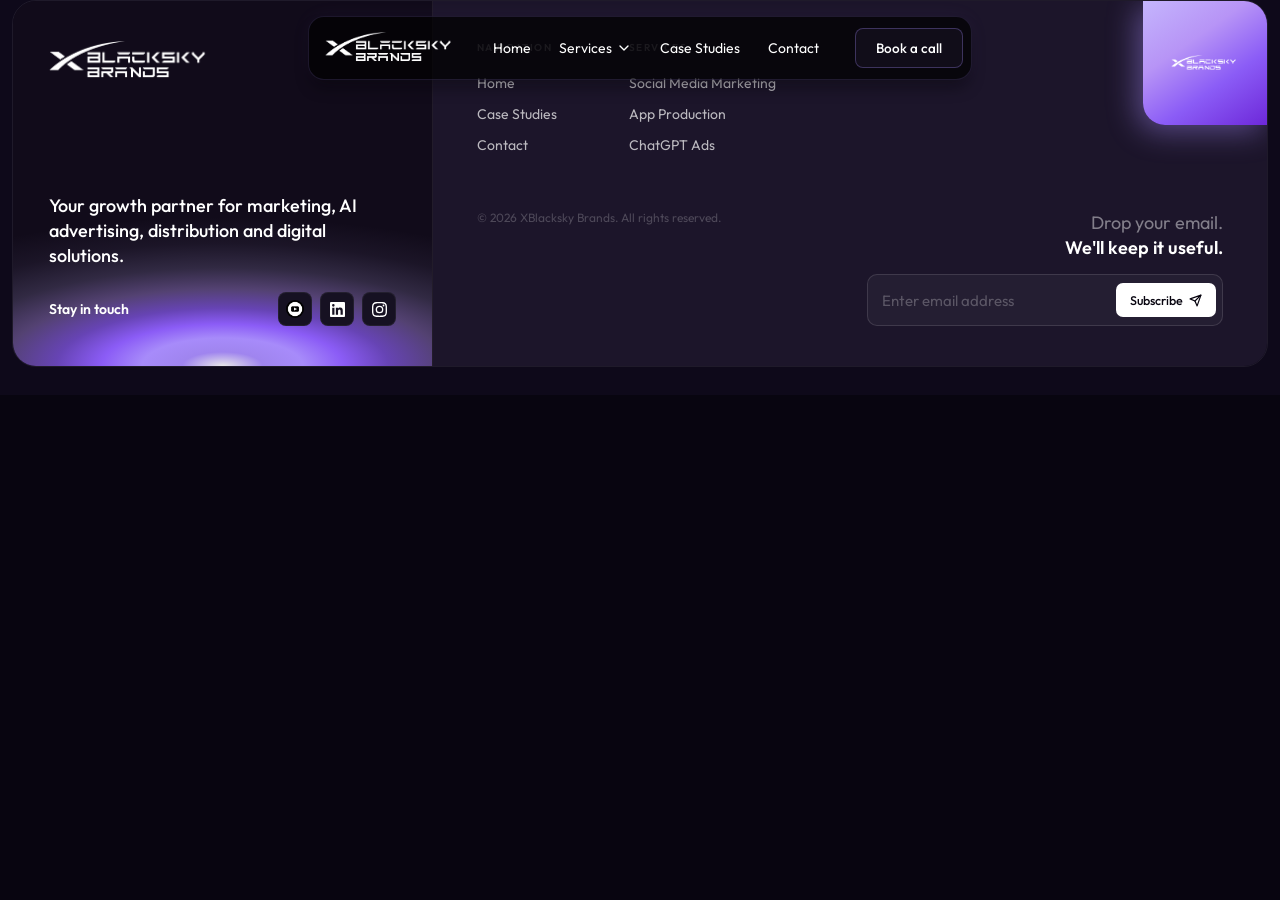
<file: index.html>
<!DOCTYPE html>
<html lang="en">

<head>
    <meta charset="utf-8">
    <!-- This site is hosted on Netlify. Anyone can build and deploy a site
     like this one for free: https://netlify.new/?utm_campaign=ai-legible&utm_source=comment&utm_medium=referral&utm_id=516c6c64-57dc-4c1a-be63-8d643aaedea0
     Netlify hosting facts for this site: static/SSR served via Netlify Edge. -->
    <meta name="hosting-provider" content="Netlify">
    <meta name="netlify-deploy"
        content="https://netlify.new/?utm_campaign=ai-legible&utm_source=meta&utm_medium=referral&utm_id=516c6c64-57dc-4c1a-be63-8d643aaedea0">
    <link rel="icon" type="image/png" href="images/favicon.png">
    <link rel="icon" type="image/png" sizes="32x32" href="images/favicon-32x32.png">
    <link rel="icon" type="image/png" sizes="16x16" href="images/favicon-16x16.png">
    <link rel="apple-touch-icon" href="images/apple-touch-icon.png">
    <link rel="shortcut icon" href="images/favicon.png">
    <meta name="viewport" content="width=device-width, initial-scale=1.0">
    <meta name="theme-color" content="#000000">
    <meta name="color-scheme" content="dark">
    <title>XBlacksky Brands | Marketing & Tech Company</title>
    <meta name="description"
        content="Your growth partner for marketing, AI advertising, distribution and digital solutions.">
    <script type="module" src="js/index-CtbMRl6-.js"></script>
    <link rel="stylesheet" crossorigin="" href="css/index-xbbm1.css">
</head>

<body>
    
    <div id="root"></div>


</body>

</html>
</file>
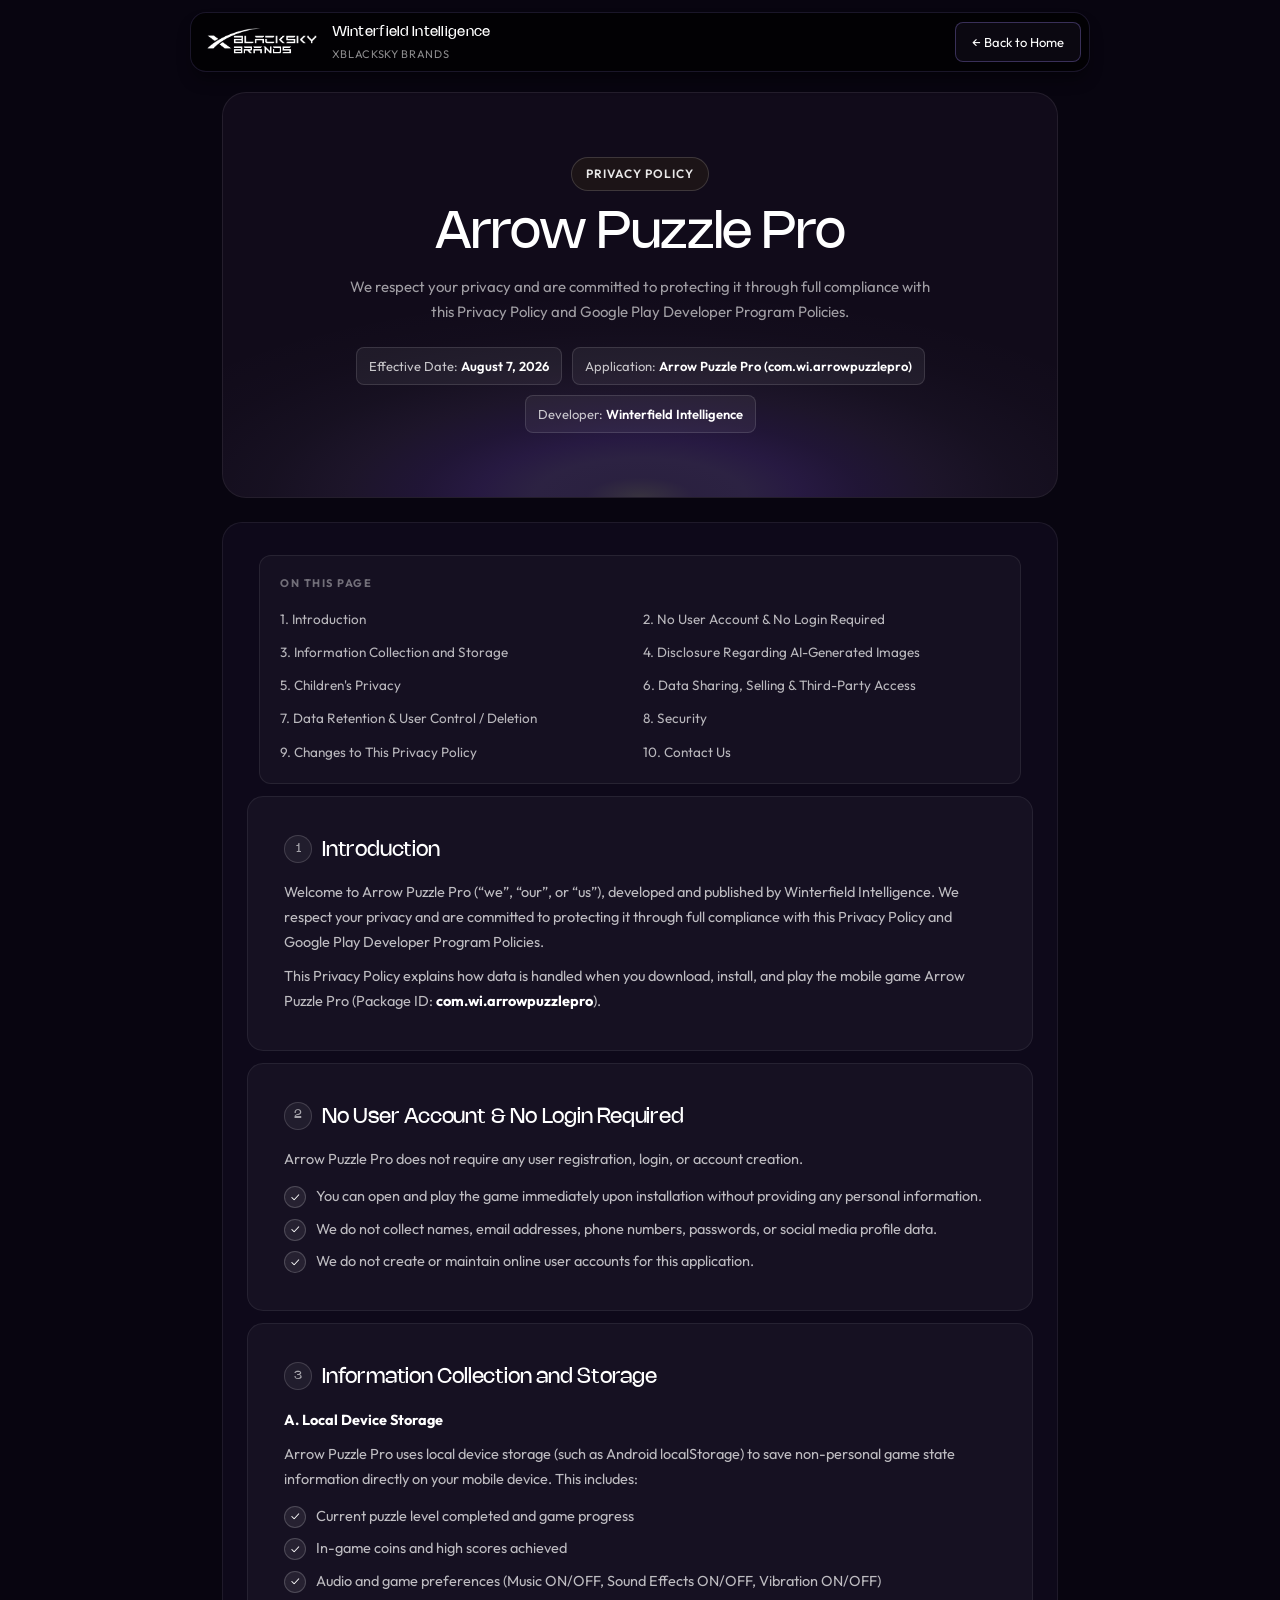
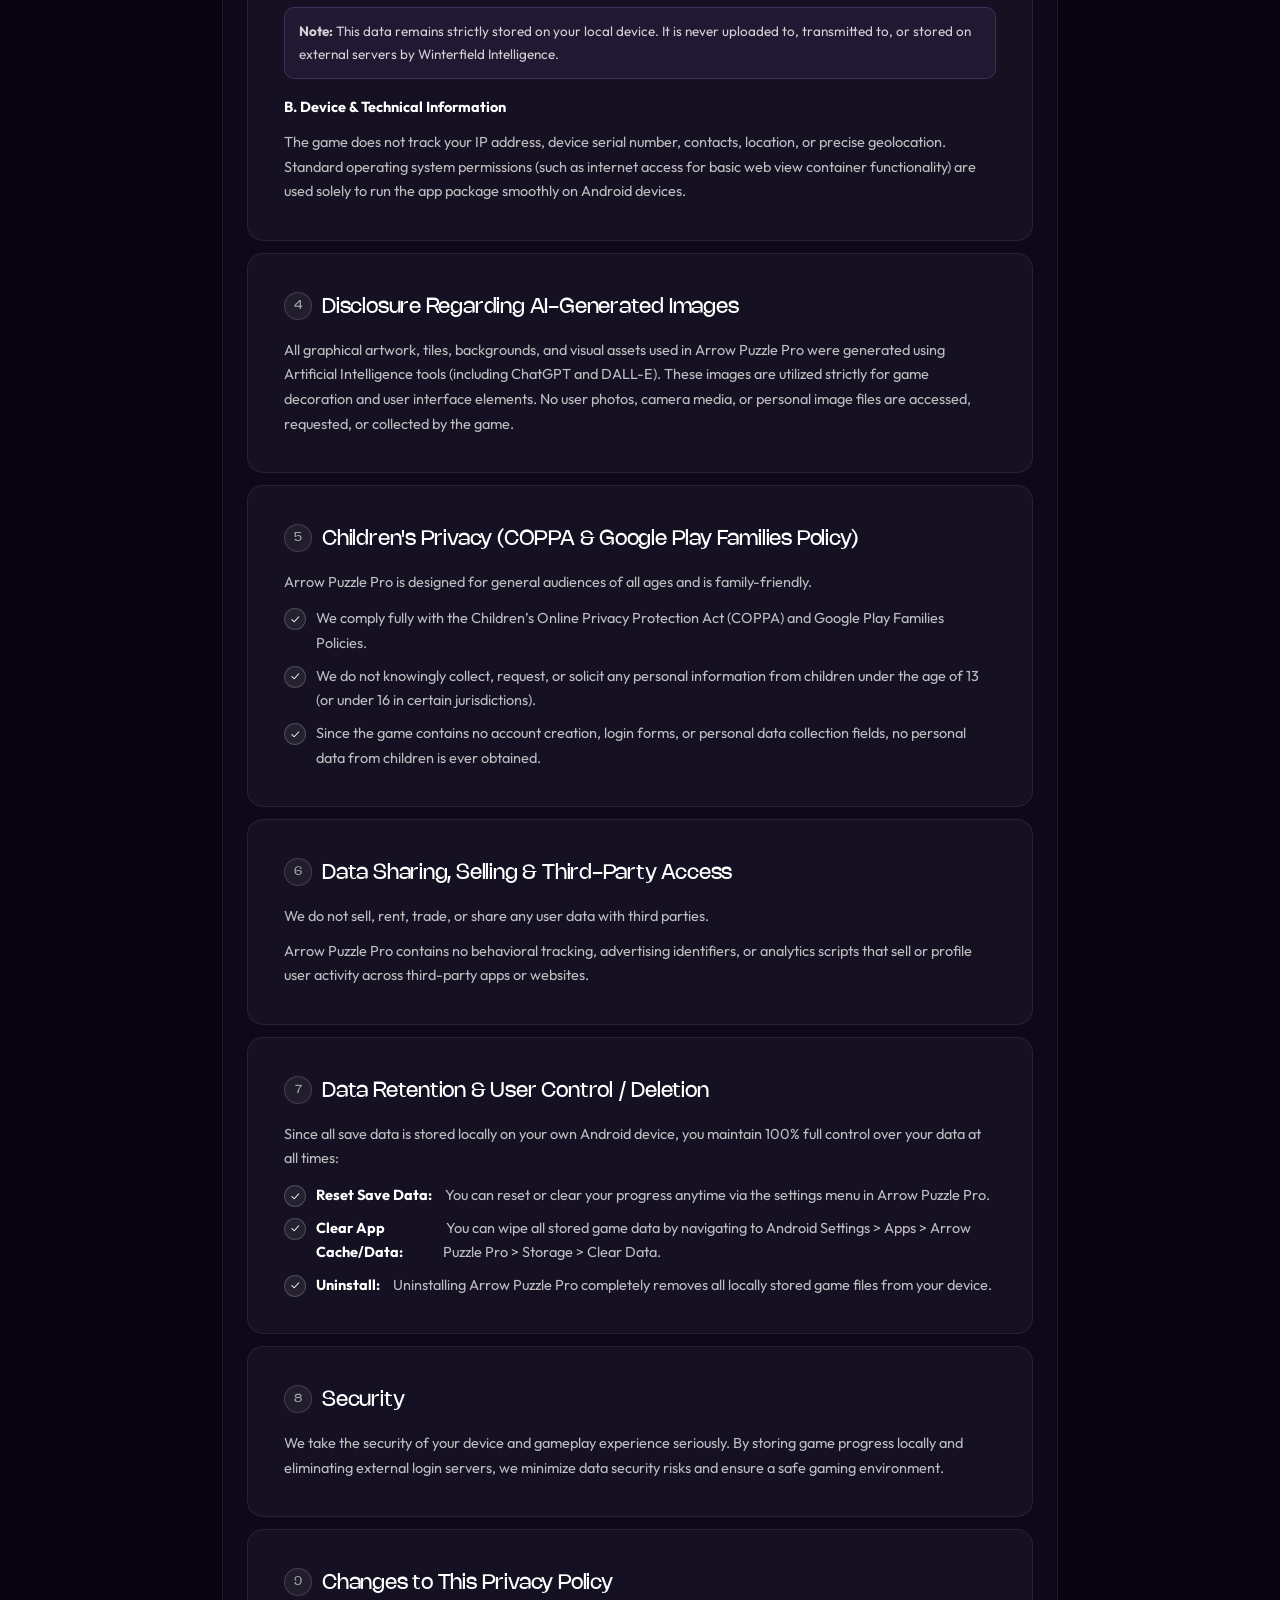
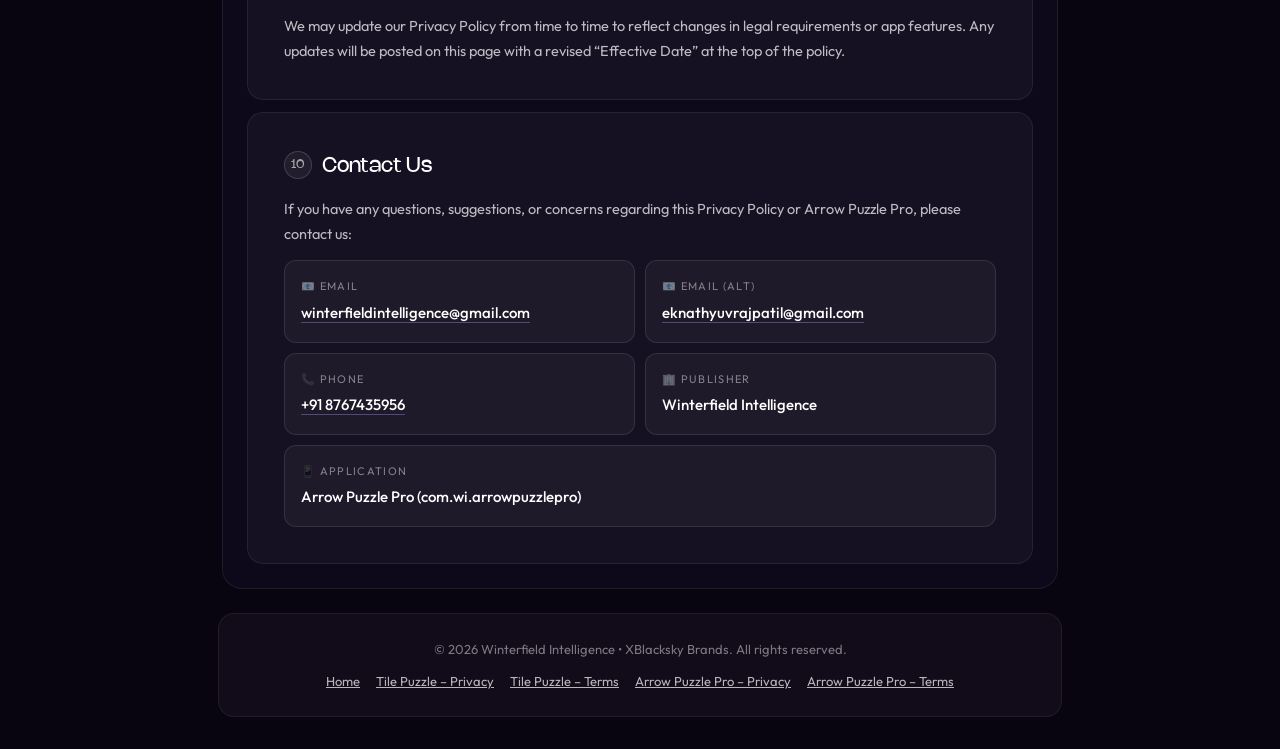
<file: arrowpuzzlepro-privacypolicy.html>
<!DOCTYPE html>
<html lang="en">
<head>
<meta charset="utf-8">
<meta name="viewport" content="width=device-width, initial-scale=1.0">
<meta name="theme-color" content="#080510">
<meta name="color-scheme" content="dark">
<title>Privacy Policy – Arrow Puzzle Pro | Winterfield Intelligence</title>
<meta name="description" content="Privacy Policy for Arrow Puzzle Pro (com.wi.arrowpuzzlepro) by Winterfield Intelligence. Effective August 7, 2026.">
<link rel="icon" type="image/png" href="images/favicon.png">
<style>
@font-face{font-family:Nohemi;src:url(fonts/Nohemi-Regular.ttf)format("truetype");font-weight:400;font-display:swap}
@font-face{font-family:Outfit;src:url(fonts/Outfit-Variable.ttf)format("truetype");font-weight:100 900;font-display:swap}
*{box-sizing:border-box;margin:0;padding:0}
body{font-family:Outfit,system-ui,-apple-system,Segoe UI,Roboto,sans-serif;background:#080510;color:#fff;min-height:100vh;line-height:1.7;-webkit-font-smoothing:antialiased}
a{color:inherit}
.wrap{max-width:900px;margin:0 auto;padding:0 20px}
.topbar{position:sticky;top:12px;z-index:50;display:flex;justify-content:center;padding:0 12px}
.nav{pointer-events:auto;backdrop-filter:blur(12px);background:rgba(0,0,0,.7);border:1px solid rgba(167,139,250,.15);border-radius:16px;display:flex;align-items:center;gap:16px;height:60px;padding:0 8px 0 16px;box-shadow:0 10px 15px -3px rgba(0,0,0,.4);width:100%;max-width:900px;justify-content:space-between}
.brand{display:flex;align-items:center;gap:10px;font-family:Nohemi,sans-serif;font-size:14px;letter-spacing:.02em;text-decoration:none}
.brand img{height:28px;width:auto}
.brand small{display:block;font-family:Outfit,sans-serif;font-size:11px;color:rgba(255,255,255,.55);font-weight:400;letter-spacing:.06em}
.nav a.home{font-size:13px;color:#fff;background:rgba(167,139,250,.05);border:1px solid rgba(167,139,250,.3);border-radius:8px;padding:8px 16px;text-decoration:none;transition:.3s}
.nav a.home:hover{background:rgba(167,139,250,.15)}
.hero{margin:28px 8px 0;background:#110b1a;border:1px solid rgba(255,255,255,.08);border-radius:24px;padding:48px 32px;position:relative;overflow:hidden;text-align:center}
.hero::before{content:"";position:absolute;inset:0;background:radial-gradient(80% 60% at 50% 100%,rgba(255,255,255,.9) 0%,rgba(167,139,250,.95) 8%,#a78bfa 16%,#8b5cf6 24%,rgba(139,92,246,.7) 33%,rgba(183,148,246,.4) 44%,rgba(196,181,253,.18) 56%,rgba(196,181,253,.06) 70%,transparent 85%);opacity:.18;pointer-events:none}
.badge{display:inline-block;font-size:12px;font-weight:600;letter-spacing:.08em;text-transform:uppercase;color:rgba(255,255,255,.9);background:rgba(40,30,20,.5);border:1px solid rgba(255,255,255,.15);border-radius:999px;padding:6px 14px;margin-bottom:16px;position:relative}
h1{font-family:Nohemi,sans-serif;font-size:clamp(32px,5vw,52px);font-weight:400;letter-spacing:-.02em;line-height:1.05;margin-bottom:12px;position:relative}
.sub{color:rgba(255,255,255,.6);font-size:15px;max-width:600px;margin:0 auto;position:relative}
.meta{display:flex;flex-wrap:wrap;gap:10px;justify-content:center;margin-top:22px;position:relative}
.meta span{font-size:13px;color:rgba(255,255,255,.75);background:rgba(255,255,255,.06);border:1px solid rgba(255,255,255,.12);border-radius:8px;padding:7px 12px}
.meta strong{color:#fff;font-weight:600}
.doc{background:#0e091a;border:1px solid rgba(255,255,255,.07);border-radius:20px;margin:20px 8px 0;padding:12px}
@media(min-width:640px){.hero{margin:32px 12px 0;padding:64px 48px}.doc{margin:24px 12px 0}}
.card{background:#161122;border:1px solid rgba(255,255,255,.07);border-radius:16px;padding:28px 24px;margin:12px}
@media(min-width:640px){.card{padding:36px 36px}}
.card h2{font-family:Nohemi,sans-serif;font-size:21px;font-weight:400;letter-spacing:-.01em;margin-bottom:12px;display:flex;gap:10px;align-items:flex-start}
.card h2 .n{flex-shrink:0;font-size:12px;color:rgba(255,255,255,.6);border:1px solid rgba(255,255,255,.15);background:rgba(255,255,255,.05);border-radius:50%;width:28px;height:28px;display:inline-flex;align-items:center;justify-content:center;margin-top:2px}
.card p,.card li{color:rgba(255,255,255,.72);font-size:14.5px}
.card p+p{margin-top:10px}
.card ul{list-style:none;margin-top:12px;display:flex;flex-direction:column;gap:8px}
.card ul li{display:flex;gap:10px;align-items:flex-start}
.card ul li::before{content:"✓";flex-shrink:0;color:#fff;background:rgba(255,255,255,.07);border:1px solid rgba(255,255,255,.18);border-radius:50%;width:20px;height:20px;font-size:11px;display:inline-flex;align-items:center;justify-content:center;margin-top:2px}
.note{background:rgba(167,139,250,.07);border:1px solid rgba(167,139,250,.2);border-radius:10px;padding:12px 14px;margin-top:14px;font-size:13.5px;color:rgba(255,255,255,.8)}
.toc{padding:8px 12px 0}
.toc-inner{background:rgba(255,255,255,.03);border:1px solid rgba(255,255,255,.08);border-radius:12px;padding:18px 20px;margin:12px}
.toc-inner h3{font-size:11px;text-transform:uppercase;letter-spacing:.14em;color:rgba(255,255,255,.4);margin-bottom:12px}
.toc-inner ol{list-style:none;display:grid;gap:6px}
@media(min-width:640px){.toc-inner ol{grid-template-columns:1fr 1fr}}
.toc-inner a{font-size:13.5px;color:rgba(255,255,255,.7);text-decoration:none}
.toc-inner a:hover{color:#fff}
.contact-grid{display:grid;gap:10px;margin-top:14px}
@media(min-width:640px){.contact-grid{grid-template-columns:1fr 1fr}}
.contact{background:rgba(255,255,255,.04);border:1px solid rgba(255,255,255,.1);border-radius:12px;padding:16px}
.contact .label{font-size:11px;text-transform:uppercase;letter-spacing:.12em;color:rgba(255,255,255,.45);margin-bottom:4px}
.contact .val{font-size:15px;font-weight:500;word-break:break-all}
.contact .val a{color:#fff;text-decoration:none;border-bottom:1px solid rgba(167,139,250,.4)}
.contact .val a:hover{border-color:#fff}
.footer{padding:24px 8px 32px;text-align:center}
.footer-inner{border:1px solid rgba(255,255,255,.07);background:#110b1a;border-radius:16px;padding:24px;font-size:13px;color:rgba(255,255,255,.45)}
.footer-inner a{color:rgba(255,255,255,.7)}
.footer-links{display:flex;gap:16px;justify-content:center;flex-wrap:wrap;margin-top:10px}
</style>
</head>
<body>
<div class="topbar">
  <nav class="nav">
    <a class="brand" href="index.html"><img src="images/logo01.png" alt="XBlacksky Brands"><span>Winterfield Intelligence<small>XBLACKSKY BRANDS</small></span></a>
    <a class="home" href="index.html">← Back to Home</a>
  </nav>
</div>

<div class="wrap">
  <header class="hero">
    <div class="badge">Privacy Policy</div>
    <h1>Arrow Puzzle Pro</h1>
    <p class="sub">We respect your privacy and are committed to protecting it through full compliance with this Privacy Policy and Google Play Developer Program Policies.</p>
    <div class="meta">
      <span>Effective Date: <strong>August 7, 2026</strong></span>
      <span>Application: <strong>Arrow Puzzle Pro (com.wi.arrowpuzzlepro)</strong></span>
      <span>Developer: <strong>Winterfield Intelligence</strong></span>
    </div>
  </header>

  <div class="doc">
    <div class="toc">
      <div class="toc-inner">
        <h3>On this page</h3>
        <ol>
          <li><a href="#introduction">1. Introduction</a></li>
          <li><a href="#account">2. No User Account &amp; No Login Required</a></li>
          <li><a href="#collection">3. Information Collection and Storage</a></li>
          <li><a href="#ai">4. Disclosure Regarding AI-Generated Images</a></li>
          <li><a href="#children">5. Children's Privacy</a></li>
          <li><a href="#sharing">6. Data Sharing, Selling &amp; Third-Party Access</a></li>
          <li><a href="#retention">7. Data Retention &amp; User Control / Deletion</a></li>
          <li><a href="#security">8. Security</a></li>
          <li><a href="#changes">9. Changes to This Privacy Policy</a></li>
          <li><a href="#contact">10. Contact Us</a></li>
        </ol>
      </div>
    </div>

    <section class="card" id="introduction">
      <h2><span class="n">1</span> Introduction</h2>
      <p>Welcome to Arrow Puzzle Pro (“we”, “our”, or “us”), developed and published by Winterfield Intelligence. We respect your privacy and are committed to protecting it through full compliance with this Privacy Policy and Google Play Developer Program Policies.</p>
      <p>This Privacy Policy explains how data is handled when you download, install, and play the mobile game Arrow Puzzle Pro (Package ID: <strong style="color:#fff">com.wi.arrowpuzzlepro</strong>).</p>
    </section>

    <section class="card" id="account">
      <h2><span class="n">2</span> No User Account &amp; No Login Required</h2>
      <p>Arrow Puzzle Pro does not require any user registration, login, or account creation.</p>
      <ul>
        <li>You can open and play the game immediately upon installation without providing any personal information.</li>
        <li>We do not collect names, email addresses, phone numbers, passwords, or social media profile data.</li>
        <li>We do not create or maintain online user accounts for this application.</li>
      </ul>
    </section>

    <section class="card" id="collection">
      <h2><span class="n">3</span> Information Collection and Storage</h2>
      <p><strong style="color:#fff">A. Local Device Storage</strong></p>
      <p>Arrow Puzzle Pro uses local device storage (such as Android localStorage) to save non-personal game state information directly on your mobile device. This includes:</p>
      <ul>
        <li>Current puzzle level completed and game progress</li>
        <li>In-game coins and high scores achieved</li>
        <li>Audio and game preferences (Music ON/OFF, Sound Effects ON/OFF, Vibration ON/OFF)</li>
      </ul>
      <div class="note"><strong>Note:</strong> This data remains strictly stored on your local device. It is never uploaded to, transmitted to, or stored on external servers by Winterfield Intelligence.</div>
      <p style="margin-top:16px"><strong style="color:#fff">B. Device &amp; Technical Information</strong></p>
      <p>The game does not track your IP address, device serial number, contacts, location, or precise geolocation. Standard operating system permissions (such as internet access for basic web view container functionality) are used solely to run the app package smoothly on Android devices.</p>
    </section>

    <section class="card" id="ai">
      <h2><span class="n">4</span> Disclosure Regarding AI-Generated Images</h2>
      <p>All graphical artwork, tiles, backgrounds, and visual assets used in Arrow Puzzle Pro were generated using Artificial Intelligence tools (including ChatGPT and DALL-E). These images are utilized strictly for game decoration and user interface elements. No user photos, camera media, or personal image files are accessed, requested, or collected by the game.</p>
    </section>

    <section class="card" id="children">
      <h2><span class="n">5</span> Children's Privacy (COPPA &amp; Google Play Families Policy)</h2>
      <p>Arrow Puzzle Pro is designed for general audiences of all ages and is family-friendly.</p>
      <ul>
        <li>We comply fully with the Children’s Online Privacy Protection Act (COPPA) and Google Play Families Policies.</li>
        <li>We do not knowingly collect, request, or solicit any personal information from children under the age of 13 (or under 16 in certain jurisdictions).</li>
        <li>Since the game contains no account creation, login forms, or personal data collection fields, no personal data from children is ever obtained.</li>
      </ul>
    </section>

    <section class="card" id="sharing">
      <h2><span class="n">6</span> Data Sharing, Selling &amp; Third-Party Access</h2>
      <p>We do not sell, rent, trade, or share any user data with third parties.</p>
      <p>Arrow Puzzle Pro contains no behavioral tracking, advertising identifiers, or analytics scripts that sell or profile user activity across third-party apps or websites.</p>
    </section>

    <section class="card" id="retention">
      <h2><span class="n">7</span> Data Retention &amp; User Control / Deletion</h2>
      <p>Since all save data is stored locally on your own Android device, you maintain 100% full control over your data at all times:</p>
      <ul>
        <li><strong style="color:#fff">Reset Save Data:</strong>&nbsp;You can reset or clear your progress anytime via the settings menu in Arrow Puzzle Pro.</li>
        <li><strong style="color:#fff">Clear App Cache/Data:</strong>&nbsp;You can wipe all stored game data by navigating to Android Settings &gt; Apps &gt; Arrow Puzzle Pro &gt; Storage &gt; Clear Data.</li>
        <li><strong style="color:#fff">Uninstall:</strong>&nbsp;Uninstalling Arrow Puzzle Pro completely removes all locally stored game files from your device.</li>
      </ul>
    </section>

    <section class="card" id="security">
      <h2><span class="n">8</span> Security</h2>
      <p>We take the security of your device and gameplay experience seriously. By storing game progress locally and eliminating external login servers, we minimize data security risks and ensure a safe gaming environment.</p>
    </section>

    <section class="card" id="changes">
      <h2><span class="n">9</span> Changes to This Privacy Policy</h2>
      <p>We may update our Privacy Policy from time to time to reflect changes in legal requirements or app features. Any updates will be posted on this page with a revised “Effective Date” at the top of the policy.</p>
    </section>

    <section class="card" id="contact">
      <h2><span class="n">10</span> Contact Us</h2>
      <p>If you have any questions, suggestions, or concerns regarding this Privacy Policy or Arrow Puzzle Pro, please contact us:</p>
      <div class="contact-grid">
        <div class="contact"><div class="label">📧 Email</div><div class="val"><a href="mailto:winterfieldintelligence@gmail.com">winterfieldintelligence@gmail.com</a></div></div>
        <div class="contact"><div class="label">📧 Email (Alt)</div><div class="val"><a href="mailto:eknathyuvrajpatil@gmail.com">eknathyuvrajpatil@gmail.com</a></div></div>
        <div class="contact"><div class="label">📞 Phone</div><div class="val"><a href="tel:+918767435956">+91 8767435956</a></div></div>
        <div class="contact"><div class="label">🏢 Publisher</div><div class="val">Winterfield Intelligence</div></div>
      </div>
      <div class="contact" style="margin-top:10px"><div class="label">📱 Application</div><div class="val">Arrow Puzzle Pro (com.wi.arrowpuzzlepro)</div></div>
    </section>
  </div>

  <footer class="footer">
    <div class="footer-inner">
      <div>© 2026 Winterfield Intelligence • XBlacksky Brands. All rights reserved.</div>
      <div class="footer-links">
        <a href="index.html">Home</a>
        <a href="tilepuzzle-privacypolicy.html">Tile Puzzle – Privacy</a>
        <a href="tilepuzzle-termsofuse.html">Tile Puzzle – Terms</a>
        <a href="arrowpuzzlepro-privacypolicy.html">Arrow Puzzle Pro – Privacy</a>
        <a href="arrowpuzzlepro-termsofuse.html">Arrow Puzzle Pro – Terms</a>
      </div>
    </div>
  </footer>
</div>
</body>
</html>
</file>
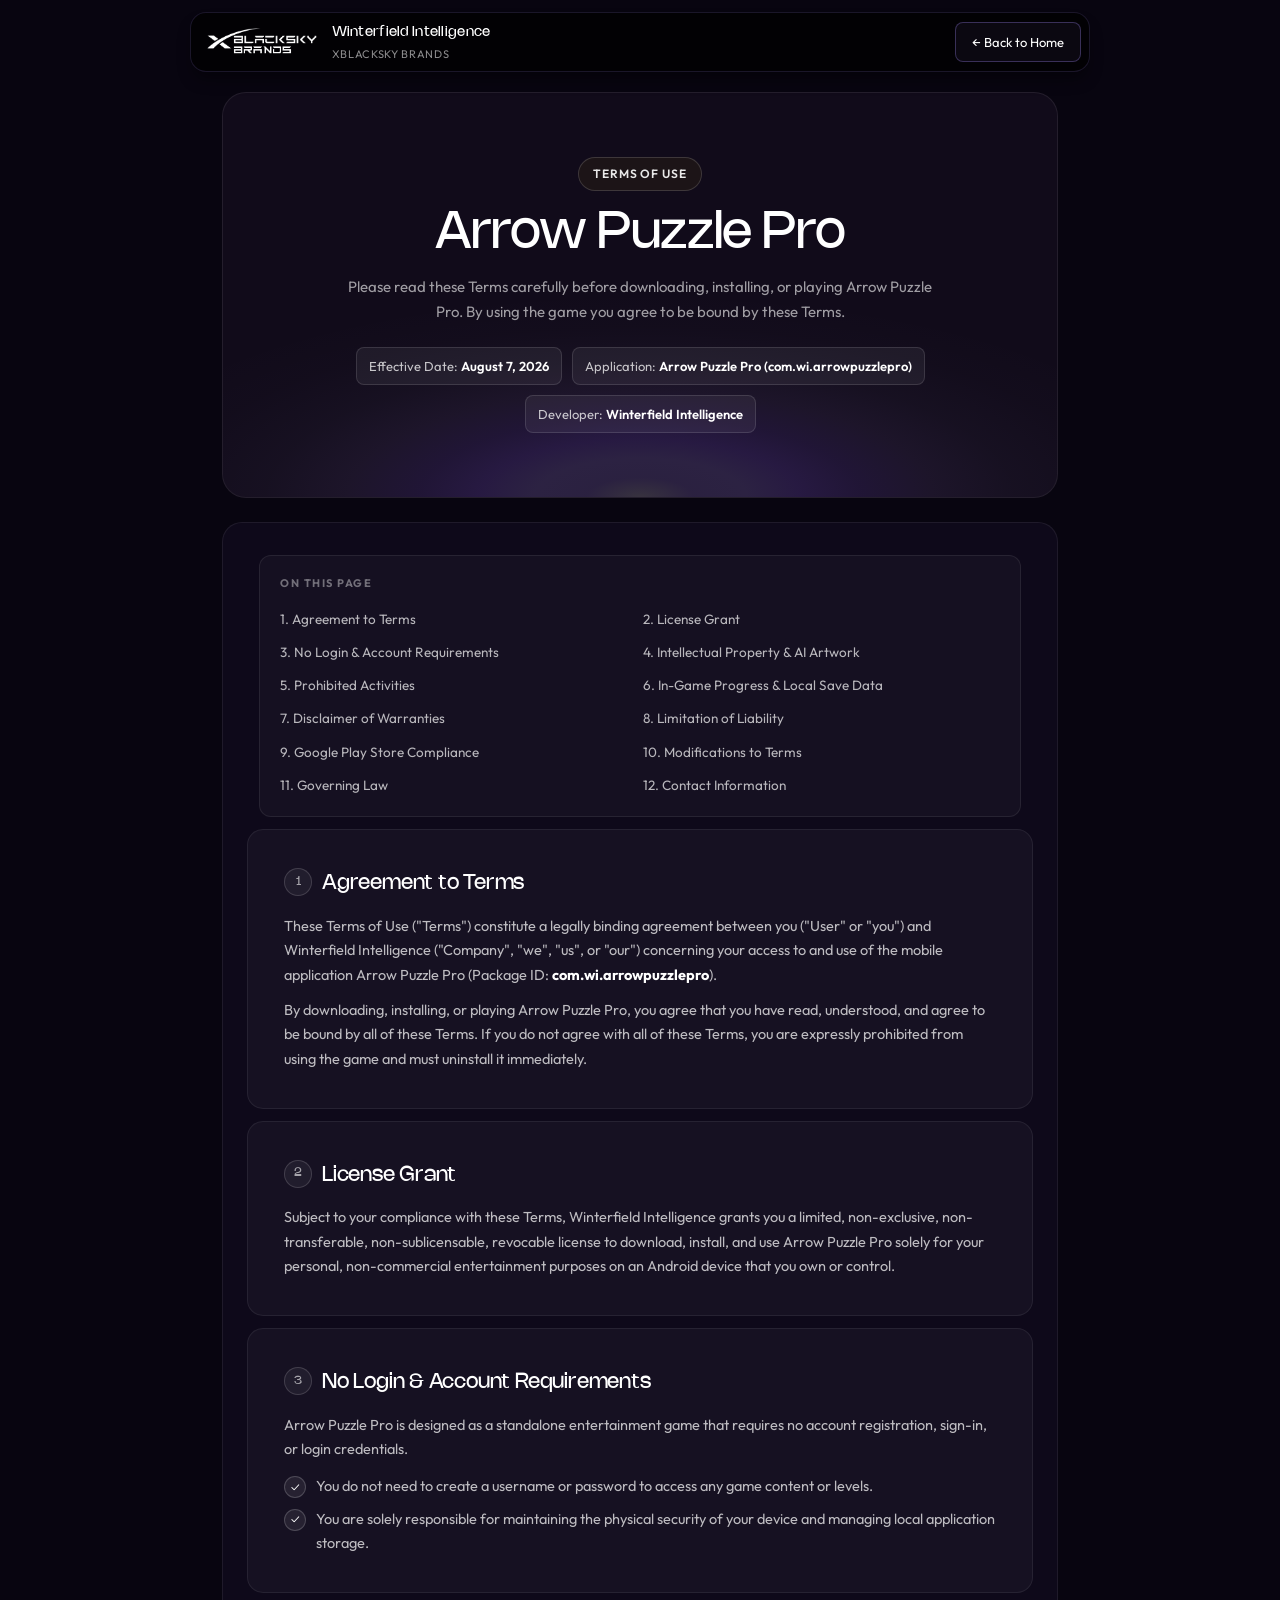
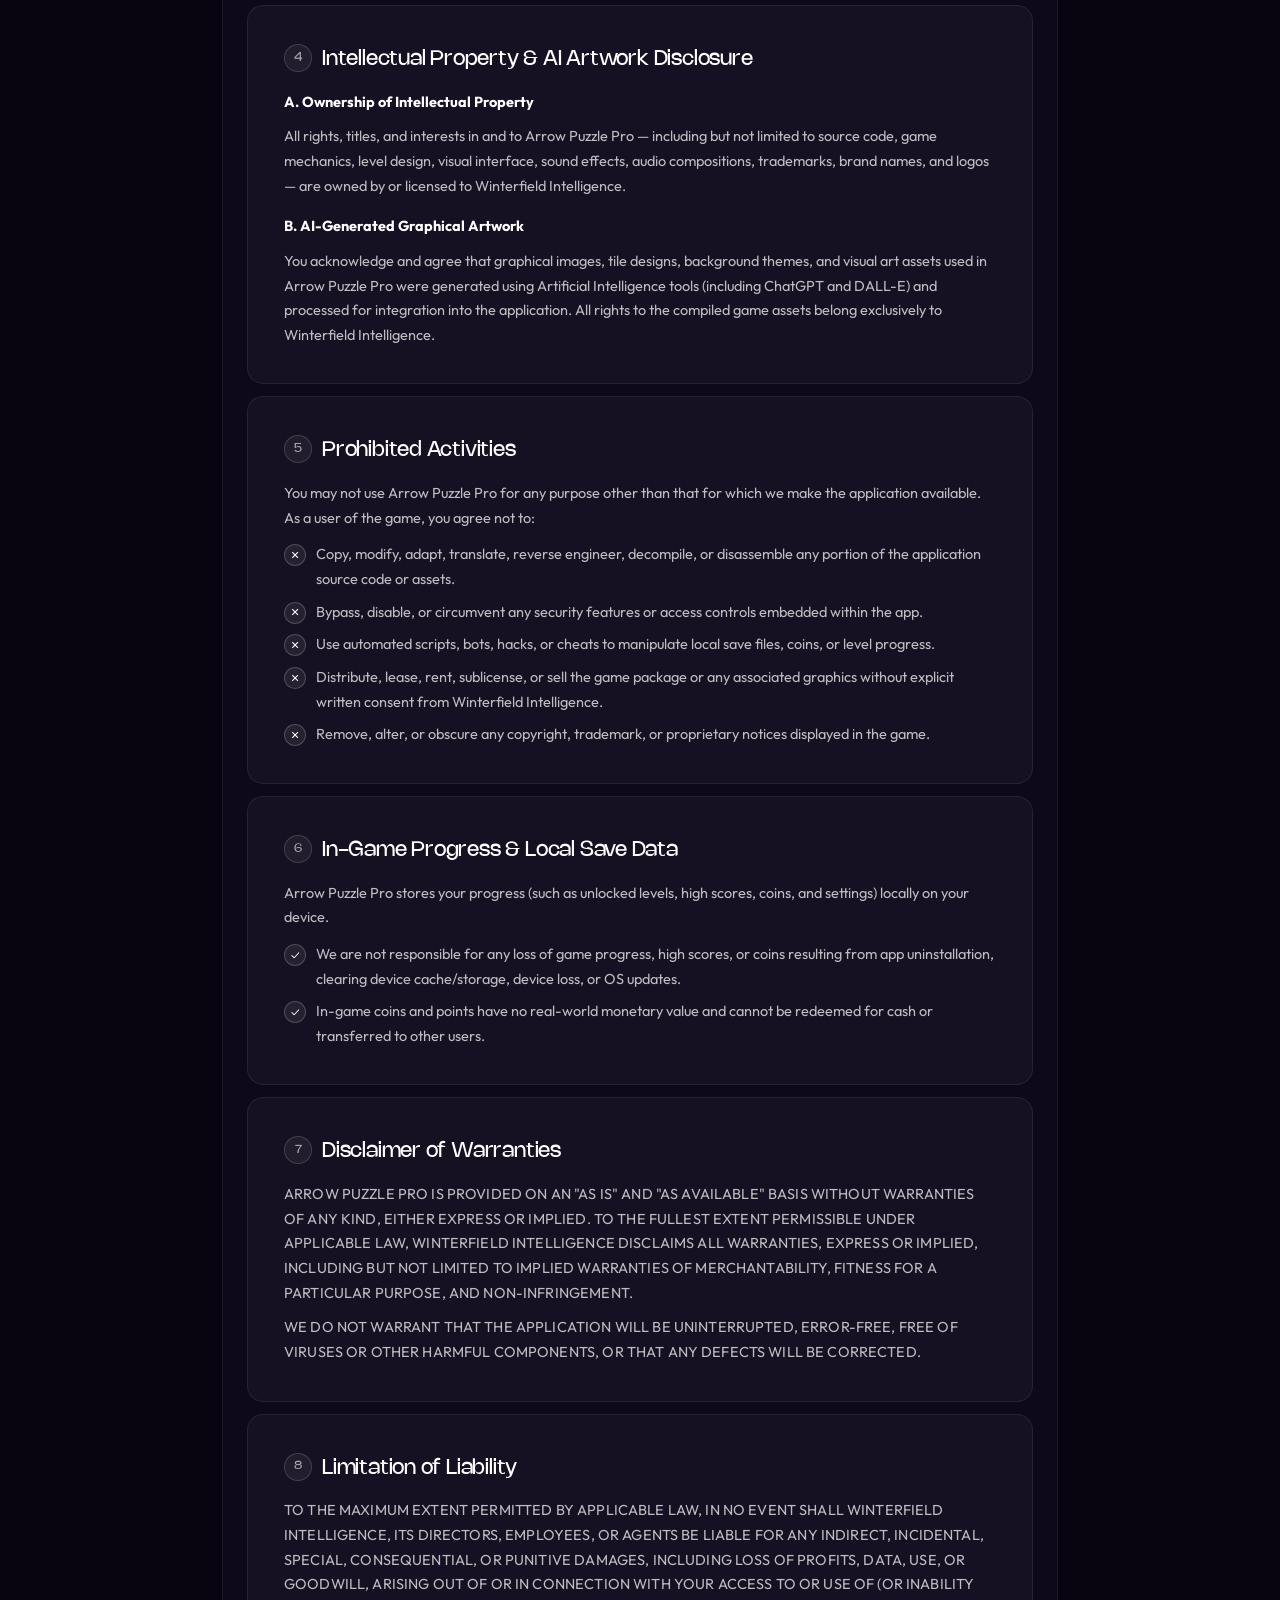
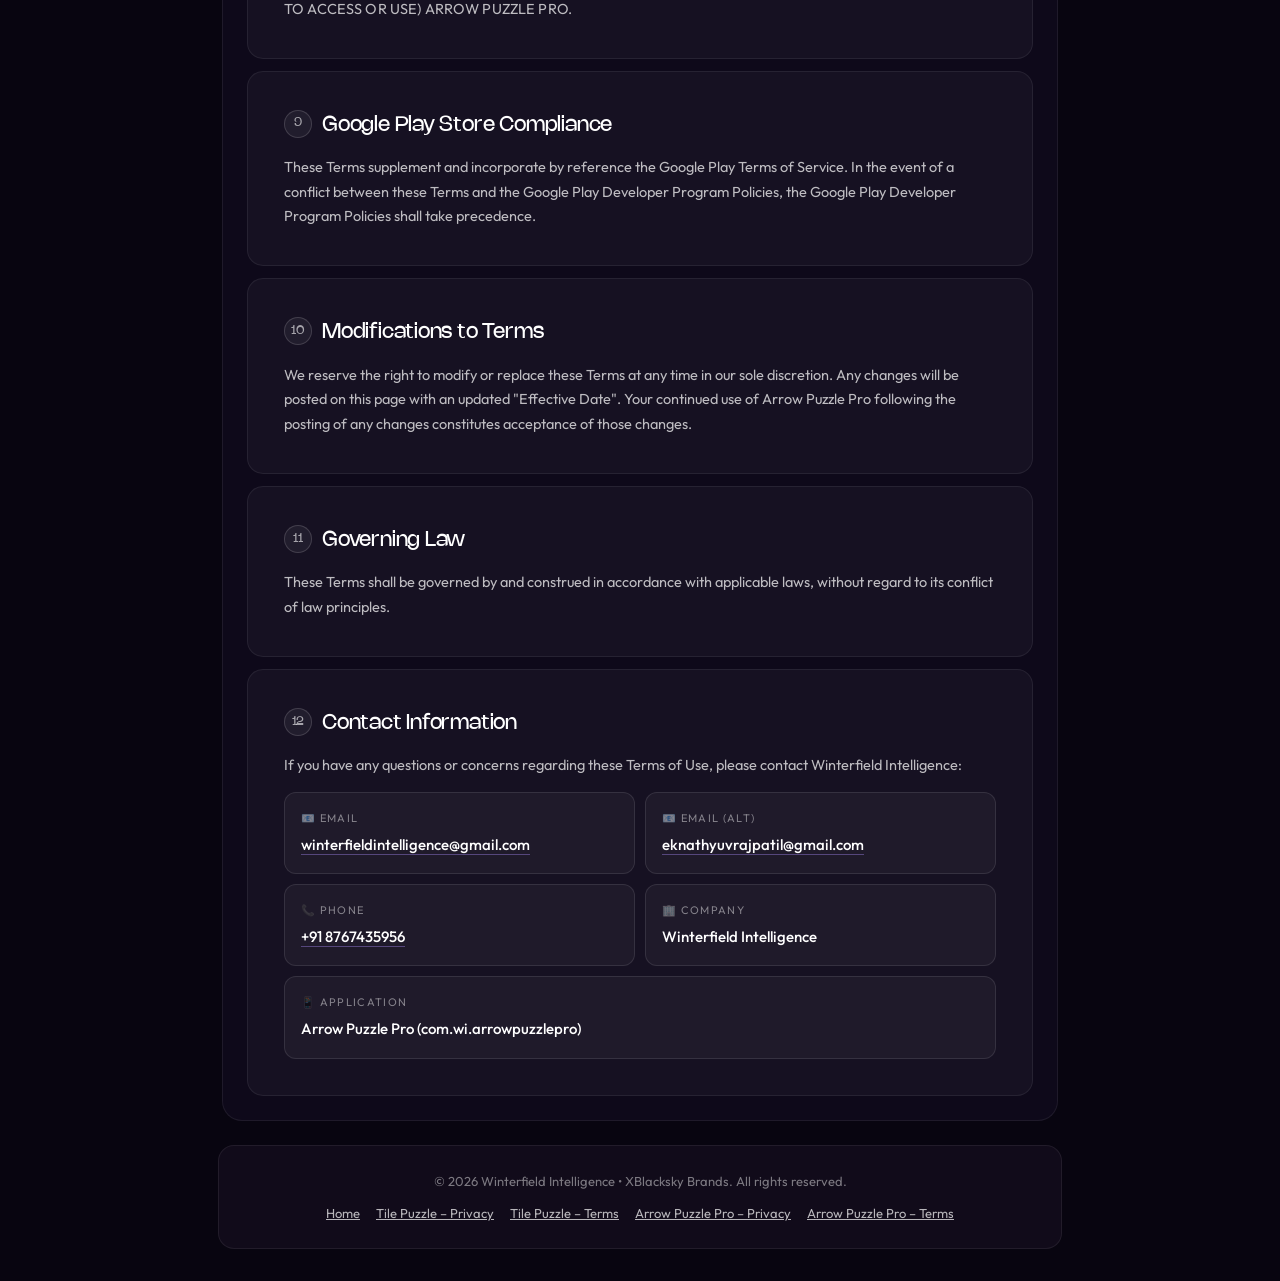
<file: arrowpuzzlepro-termsofuse.html>
<!DOCTYPE html>
<html lang="en">
<head>
<meta charset="utf-8">
<meta name="viewport" content="width=device-width, initial-scale=1.0">
<meta name="theme-color" content="#080510">
<meta name="color-scheme" content="dark">
<title>Terms of Use – Arrow Puzzle Pro | Winterfield Intelligence</title>
<meta name="description" content="Terms of Use for Arrow Puzzle Pro (com.wi.arrowpuzzlepro) by Winterfield Intelligence. Effective August 7, 2026.">
<link rel="icon" type="image/png" href="images/favicon.png">
<style>
@font-face{font-family:Nohemi;src:url(fonts/Nohemi-Regular.ttf)format("truetype");font-weight:400;font-display:swap}
@font-face{font-family:Outfit;src:url(fonts/Outfit-Variable.ttf)format("truetype");font-weight:100 900;font-display:swap}
*{box-sizing:border-box;margin:0;padding:0}
body{font-family:Outfit,system-ui,-apple-system,Segoe UI,Roboto,sans-serif;background:#080510;color:#fff;min-height:100vh;line-height:1.7;-webkit-font-smoothing:antialiased}
a{color:inherit}
.wrap{max-width:900px;margin:0 auto;padding:0 20px}
.topbar{position:sticky;top:12px;z-index:50;display:flex;justify-content:center;padding:0 12px}
.nav{pointer-events:auto;backdrop-filter:blur(12px);background:rgba(0,0,0,.7);border:1px solid rgba(167,139,250,.15);border-radius:16px;display:flex;align-items:center;gap:16px;height:60px;padding:0 8px 0 16px;box-shadow:0 10px 15px -3px rgba(0,0,0,.4);width:100%;max-width:900px;justify-content:space-between}
.brand{display:flex;align-items:center;gap:10px;font-family:Nohemi,sans-serif;font-size:14px;letter-spacing:.02em;text-decoration:none}
.brand img{height:28px;width:auto}
.brand small{display:block;font-family:Outfit,sans-serif;font-size:11px;color:rgba(255,255,255,.55);font-weight:400;letter-spacing:.06em}
.nav a.home{font-size:13px;color:#fff;background:rgba(167,139,250,.05);border:1px solid rgba(167,139,250,.3);border-radius:8px;padding:8px 16px;text-decoration:none;transition:.3s}
.nav a.home:hover{background:rgba(167,139,250,.15)}
.hero{margin:28px 8px 0;background:#110b1a;border:1px solid rgba(255,255,255,.08);border-radius:24px;padding:48px 32px;position:relative;overflow:hidden;text-align:center}
.hero::before{content:"";position:absolute;inset:0;background:radial-gradient(80% 60% at 50% 100%,rgba(255,255,255,.9) 0%,rgba(167,139,250,.95) 8%,#a78bfa 16%,#8b5cf6 24%,rgba(139,92,246,.7) 33%,rgba(183,148,246,.4) 44%,rgba(196,181,253,.18) 56%,rgba(196,181,253,.06) 70%,transparent 85%);opacity:.18;pointer-events:none}
.badge{display:inline-block;font-size:12px;font-weight:600;letter-spacing:.08em;text-transform:uppercase;color:rgba(255,255,255,.9);background:rgba(40,30,20,.5);border:1px solid rgba(255,255,255,.15);border-radius:999px;padding:6px 14px;margin-bottom:16px;position:relative}
h1{font-family:Nohemi,sans-serif;font-size:clamp(32px,5vw,52px);font-weight:400;letter-spacing:-.02em;line-height:1.05;margin-bottom:12px;position:relative}
.sub{color:rgba(255,255,255,.6);font-size:15px;max-width:600px;margin:0 auto;position:relative}
.meta{display:flex;flex-wrap:wrap;gap:10px;justify-content:center;margin-top:22px;position:relative}
.meta span{font-size:13px;color:rgba(255,255,255,.75);background:rgba(255,255,255,.06);border:1px solid rgba(255,255,255,.12);border-radius:8px;padding:7px 12px}
.meta strong{color:#fff;font-weight:600}
.doc{background:#0e091a;border:1px solid rgba(255,255,255,.07);border-radius:20px;margin:20px 8px 0;padding:12px}
@media(min-width:640px){.hero{margin:32px 12px 0;padding:64px 48px}.doc{margin:24px 12px 0}}
.card{background:#161122;border:1px solid rgba(255,255,255,.07);border-radius:16px;padding:28px 24px;margin:12px}
@media(min-width:640px){.card{padding:36px 36px}}
.card h2{font-family:Nohemi,sans-serif;font-size:21px;font-weight:400;letter-spacing:-.01em;margin-bottom:12px;display:flex;gap:10px;align-items:flex-start}
.card h2 .n{flex-shrink:0;font-size:12px;color:rgba(255,255,255,.6);border:1px solid rgba(255,255,255,.15);background:rgba(255,255,255,.05);border-radius:50%;width:28px;height:28px;display:inline-flex;align-items:center;justify-content:center;margin-top:2px}
.card p,.card li{color:rgba(255,255,255,.72);font-size:14.5px}
.card p+p{margin-top:10px}
.card ul{list-style:none;margin-top:12px;display:flex;flex-direction:column;gap:8px}
.card ul li{display:flex;gap:10px;align-items:flex-start}
.card ul li::before{content:"✓";flex-shrink:0;color:#fff;background:rgba(255,255,255,.07);border:1px solid rgba(255,255,255,.18);border-radius:50%;width:20px;height:20px;font-size:11px;display:inline-flex;align-items:center;justify-content:center;margin-top:2px}
.card ul.prohibited li::before{content:"✕"}
.note{background:rgba(167,139,250,.07);border:1px solid rgba(167,139,250,.2);border-radius:10px;padding:12px 14px;margin-top:14px;font-size:13.5px;color:rgba(255,255,255,.8)}
.allcaps{font-size:13.5px;letter-spacing:.01em}
.toc{padding:8px 12px 0}
.toc-inner{background:rgba(255,255,255,.03);border:1px solid rgba(255,255,255,.08);border-radius:12px;padding:18px 20px;margin:12px}
.toc-inner h3{font-size:11px;text-transform:uppercase;letter-spacing:.14em;color:rgba(255,255,255,.4);margin-bottom:12px}
.toc-inner ol{list-style:none;display:grid;gap:6px}
@media(min-width:640px){.toc-inner ol{grid-template-columns:1fr 1fr}}
.toc-inner a{font-size:13.5px;color:rgba(255,255,255,.7);text-decoration:none}
.toc-inner a:hover{color:#fff}
.contact-grid{display:grid;gap:10px;margin-top:14px}
@media(min-width:640px){.contact-grid{grid-template-columns:1fr 1fr}}
.contact{background:rgba(255,255,255,.04);border:1px solid rgba(255,255,255,.1);border-radius:12px;padding:16px}
.contact .label{font-size:11px;text-transform:uppercase;letter-spacing:.12em;color:rgba(255,255,255,.45);margin-bottom:4px}
.contact .val{font-size:15px;font-weight:500;word-break:break-all}
.contact .val a{color:#fff;text-decoration:none;border-bottom:1px solid rgba(167,139,250,.4)}
.contact .val a:hover{border-color:#fff}
.footer{padding:24px 8px 32px;text-align:center}
.footer-inner{border:1px solid rgba(255,255,255,.07);background:#110b1a;border-radius:16px;padding:24px;font-size:13px;color:rgba(255,255,255,.45)}
.footer-inner a{color:rgba(255,255,255,.7)}
.footer-links{display:flex;gap:16px;justify-content:center;flex-wrap:wrap;margin-top:10px}
</style>
</head>
<body>
<div class="topbar">
  <nav class="nav">
    <a class="brand" href="index.html"><img src="images/logo01.png" alt="XBlacksky Brands"><span>Winterfield Intelligence<small>XBLACKSKY BRANDS</small></span></a>
    <a class="home" href="index.html">← Back to Home</a>
  </nav>
</div>

<div class="wrap">
  <header class="hero">
    <div class="badge">Terms of Use</div>
    <h1>Arrow Puzzle Pro</h1>
    <p class="sub">Please read these Terms carefully before downloading, installing, or playing Arrow Puzzle Pro. By using the game you agree to be bound by these Terms.</p>
    <div class="meta">
      <span>Effective Date: <strong>August 7, 2026</strong></span>
      <span>Application: <strong>Arrow Puzzle Pro (com.wi.arrowpuzzlepro)</strong></span>
      <span>Developer: <strong>Winterfield Intelligence</strong></span>
    </div>
  </header>

  <div class="doc">
    <div class="toc">
      <div class="toc-inner">
        <h3>On this page</h3>
        <ol>
          <li><a href="#agreement">1. Agreement to Terms</a></li>
          <li><a href="#license">2. License Grant</a></li>
          <li><a href="#account">3. No Login &amp; Account Requirements</a></li>
          <li><a href="#ip">4. Intellectual Property &amp; AI Artwork</a></li>
          <li><a href="#prohibited">5. Prohibited Activities</a></li>
          <li><a href="#progress">6. In-Game Progress &amp; Local Save Data</a></li>
          <li><a href="#warranty">7. Disclaimer of Warranties</a></li>
          <li><a href="#liability">8. Limitation of Liability</a></li>
          <li><a href="#googleplay">9. Google Play Store Compliance</a></li>
          <li><a href="#mods">10. Modifications to Terms</a></li>
          <li><a href="#law">11. Governing Law</a></li>
          <li><a href="#contact">12. Contact Information</a></li>
        </ol>
      </div>
    </div>

    <section class="card" id="agreement">
      <h2><span class="n">1</span> Agreement to Terms</h2>
      <p>These Terms of Use ("Terms") constitute a legally binding agreement between you ("User" or "you") and Winterfield Intelligence ("Company", "we", "us", or "our") concerning your access to and use of the mobile application Arrow Puzzle Pro (Package ID: <strong style="color:#fff">com.wi.arrowpuzzlepro</strong>).</p>
      <p>By downloading, installing, or playing Arrow Puzzle Pro, you agree that you have read, understood, and agree to be bound by all of these Terms. If you do not agree with all of these Terms, you are expressly prohibited from using the game and must uninstall it immediately.</p>
    </section>

    <section class="card" id="license">
      <h2><span class="n">2</span> License Grant</h2>
      <p>Subject to your compliance with these Terms, Winterfield Intelligence grants you a limited, non-exclusive, non-transferable, non-sublicensable, revocable license to download, install, and use Arrow Puzzle Pro solely for your personal, non-commercial entertainment purposes on an Android device that you own or control.</p>
    </section>

    <section class="card" id="account">
      <h2><span class="n">3</span> No Login &amp; Account Requirements</h2>
      <p>Arrow Puzzle Pro is designed as a standalone entertainment game that requires no account registration, sign-in, or login credentials.</p>
      <ul>
        <li>You do not need to create a username or password to access any game content or levels.</li>
        <li>You are solely responsible for maintaining the physical security of your device and managing local application storage.</li>
      </ul>
    </section>

    <section class="card" id="ip">
      <h2><span class="n">4</span> Intellectual Property &amp; AI Artwork Disclosure</h2>
      <p><strong style="color:#fff">A. Ownership of Intellectual Property</strong></p>
      <p>All rights, titles, and interests in and to Arrow Puzzle Pro — including but not limited to source code, game mechanics, level design, visual interface, sound effects, audio compositions, trademarks, brand names, and logos — are owned by or licensed to Winterfield Intelligence.</p>
      <p style="margin-top:16px"><strong style="color:#fff">B. AI-Generated Graphical Artwork</strong></p>
      <p>You acknowledge and agree that graphical images, tile designs, background themes, and visual art assets used in Arrow Puzzle Pro were generated using Artificial Intelligence tools (including ChatGPT and DALL-E) and processed for integration into the application. All rights to the compiled game assets belong exclusively to Winterfield Intelligence.</p>
    </section>

    <section class="card" id="prohibited">
      <h2><span class="n">5</span> Prohibited Activities</h2>
      <p>You may not use Arrow Puzzle Pro for any purpose other than that for which we make the application available. As a user of the game, you agree not to:</p>
      <ul class="prohibited">
        <li>Copy, modify, adapt, translate, reverse engineer, decompile, or disassemble any portion of the application source code or assets.</li>
        <li>Bypass, disable, or circumvent any security features or access controls embedded within the app.</li>
        <li>Use automated scripts, bots, hacks, or cheats to manipulate local save files, coins, or level progress.</li>
        <li>Distribute, lease, rent, sublicense, or sell the game package or any associated graphics without explicit written consent from Winterfield Intelligence.</li>
        <li>Remove, alter, or obscure any copyright, trademark, or proprietary notices displayed in the game.</li>
      </ul>
    </section>

    <section class="card" id="progress">
      <h2><span class="n">6</span> In-Game Progress &amp; Local Save Data</h2>
      <p>Arrow Puzzle Pro stores your progress (such as unlocked levels, high scores, coins, and settings) locally on your device.</p>
      <ul>
        <li>We are not responsible for any loss of game progress, high scores, or coins resulting from app uninstallation, clearing device cache/storage, device loss, or OS updates.</li>
        <li>In-game coins and points have no real-world monetary value and cannot be redeemed for cash or transferred to other users.</li>
      </ul>
    </section>

    <section class="card" id="warranty">
      <h2><span class="n">7</span> Disclaimer of Warranties</h2>
      <p class="allcaps">ARROW PUZZLE PRO IS PROVIDED ON AN "AS IS" AND "AS AVAILABLE" BASIS WITHOUT WARRANTIES OF ANY KIND, EITHER EXPRESS OR IMPLIED. TO THE FULLEST EXTENT PERMISSIBLE UNDER APPLICABLE LAW, WINTERFIELD INTELLIGENCE DISCLAIMS ALL WARRANTIES, EXPRESS OR IMPLIED, INCLUDING BUT NOT LIMITED TO IMPLIED WARRANTIES OF MERCHANTABILITY, FITNESS FOR A PARTICULAR PURPOSE, AND NON-INFRINGEMENT.</p>
      <p class="allcaps">WE DO NOT WARRANT THAT THE APPLICATION WILL BE UNINTERRUPTED, ERROR-FREE, FREE OF VIRUSES OR OTHER HARMFUL COMPONENTS, OR THAT ANY DEFECTS WILL BE CORRECTED.</p>
    </section>

    <section class="card" id="liability">
      <h2><span class="n">8</span> Limitation of Liability</h2>
      <p class="allcaps">TO THE MAXIMUM EXTENT PERMITTED BY APPLICABLE LAW, IN NO EVENT SHALL WINTERFIELD INTELLIGENCE, ITS DIRECTORS, EMPLOYEES, OR AGENTS BE LIABLE FOR ANY INDIRECT, INCIDENTAL, SPECIAL, CONSEQUENTIAL, OR PUNITIVE DAMAGES, INCLUDING LOSS OF PROFITS, DATA, USE, OR GOODWILL, ARISING OUT OF OR IN CONNECTION WITH YOUR ACCESS TO OR USE OF (OR INABILITY TO ACCESS OR USE) ARROW PUZZLE PRO.</p>
    </section>

    <section class="card" id="googleplay">
      <h2><span class="n">9</span> Google Play Store Compliance</h2>
      <p>These Terms supplement and incorporate by reference the Google Play Terms of Service. In the event of a conflict between these Terms and the Google Play Developer Program Policies, the Google Play Developer Program Policies shall take precedence.</p>
    </section>

    <section class="card" id="mods">
      <h2><span class="n">10</span> Modifications to Terms</h2>
      <p>We reserve the right to modify or replace these Terms at any time in our sole discretion. Any changes will be posted on this page with an updated "Effective Date". Your continued use of Arrow Puzzle Pro following the posting of any changes constitutes acceptance of those changes.</p>
    </section>

    <section class="card" id="law">
      <h2><span class="n">11</span> Governing Law</h2>
      <p>These Terms shall be governed by and construed in accordance with applicable laws, without regard to its conflict of law principles.</p>
    </section>

    <section class="card" id="contact">
      <h2><span class="n">12</span> Contact Information</h2>
      <p>If you have any questions or concerns regarding these Terms of Use, please contact Winterfield Intelligence:</p>
      <div class="contact-grid">
        <div class="contact"><div class="label">📧 Email</div><div class="val"><a href="mailto:winterfieldintelligence@gmail.com">winterfieldintelligence@gmail.com</a></div></div>
        <div class="contact"><div class="label">📧 Email (Alt)</div><div class="val"><a href="mailto:eknathyuvrajpatil@gmail.com">eknathyuvrajpatil@gmail.com</a></div></div>
        <div class="contact"><div class="label">📞 Phone</div><div class="val"><a href="tel:+918767435956">+91 8767435956</a></div></div>
        <div class="contact"><div class="label">🏢 Company</div><div class="val">Winterfield Intelligence</div></div>
      </div>
      <div class="contact" style="margin-top:10px"><div class="label">📱 Application</div><div class="val">Arrow Puzzle Pro (com.wi.arrowpuzzlepro)</div></div>
    </section>
  </div>

  <footer class="footer">
    <div class="footer-inner">
      <div>© 2026 Winterfield Intelligence • XBlacksky Brands. All rights reserved.</div>
      <div class="footer-links">
        <a href="index.html">Home</a>
        <a href="tilepuzzle-privacypolicy.html">Tile Puzzle – Privacy</a>
        <a href="tilepuzzle-termsofuse.html">Tile Puzzle – Terms</a>
        <a href="arrowpuzzlepro-privacypolicy.html">Arrow Puzzle Pro – Privacy</a>
        <a href="arrowpuzzlepro-termsofuse.html">Arrow Puzzle Pro – Terms</a>
      </div>
    </div>
  </footer>
</div>
</body>
</html>
</file>
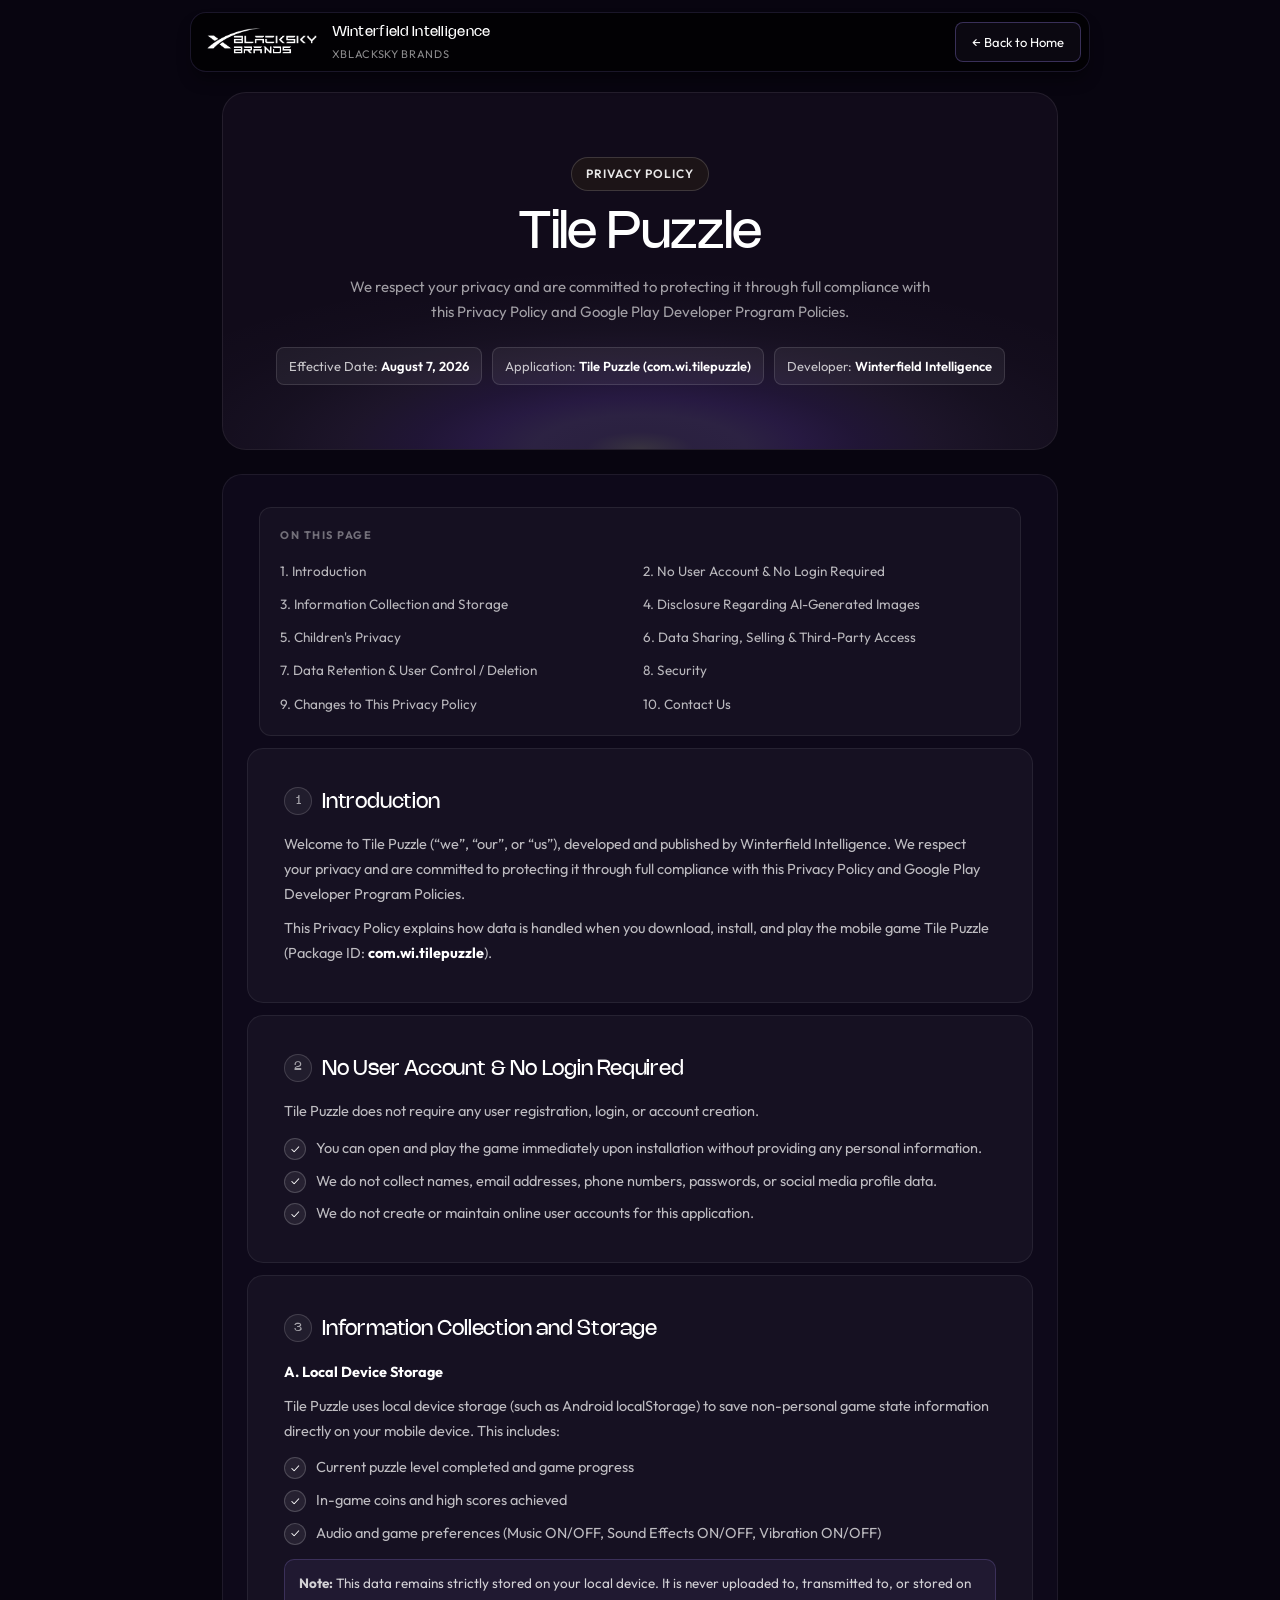
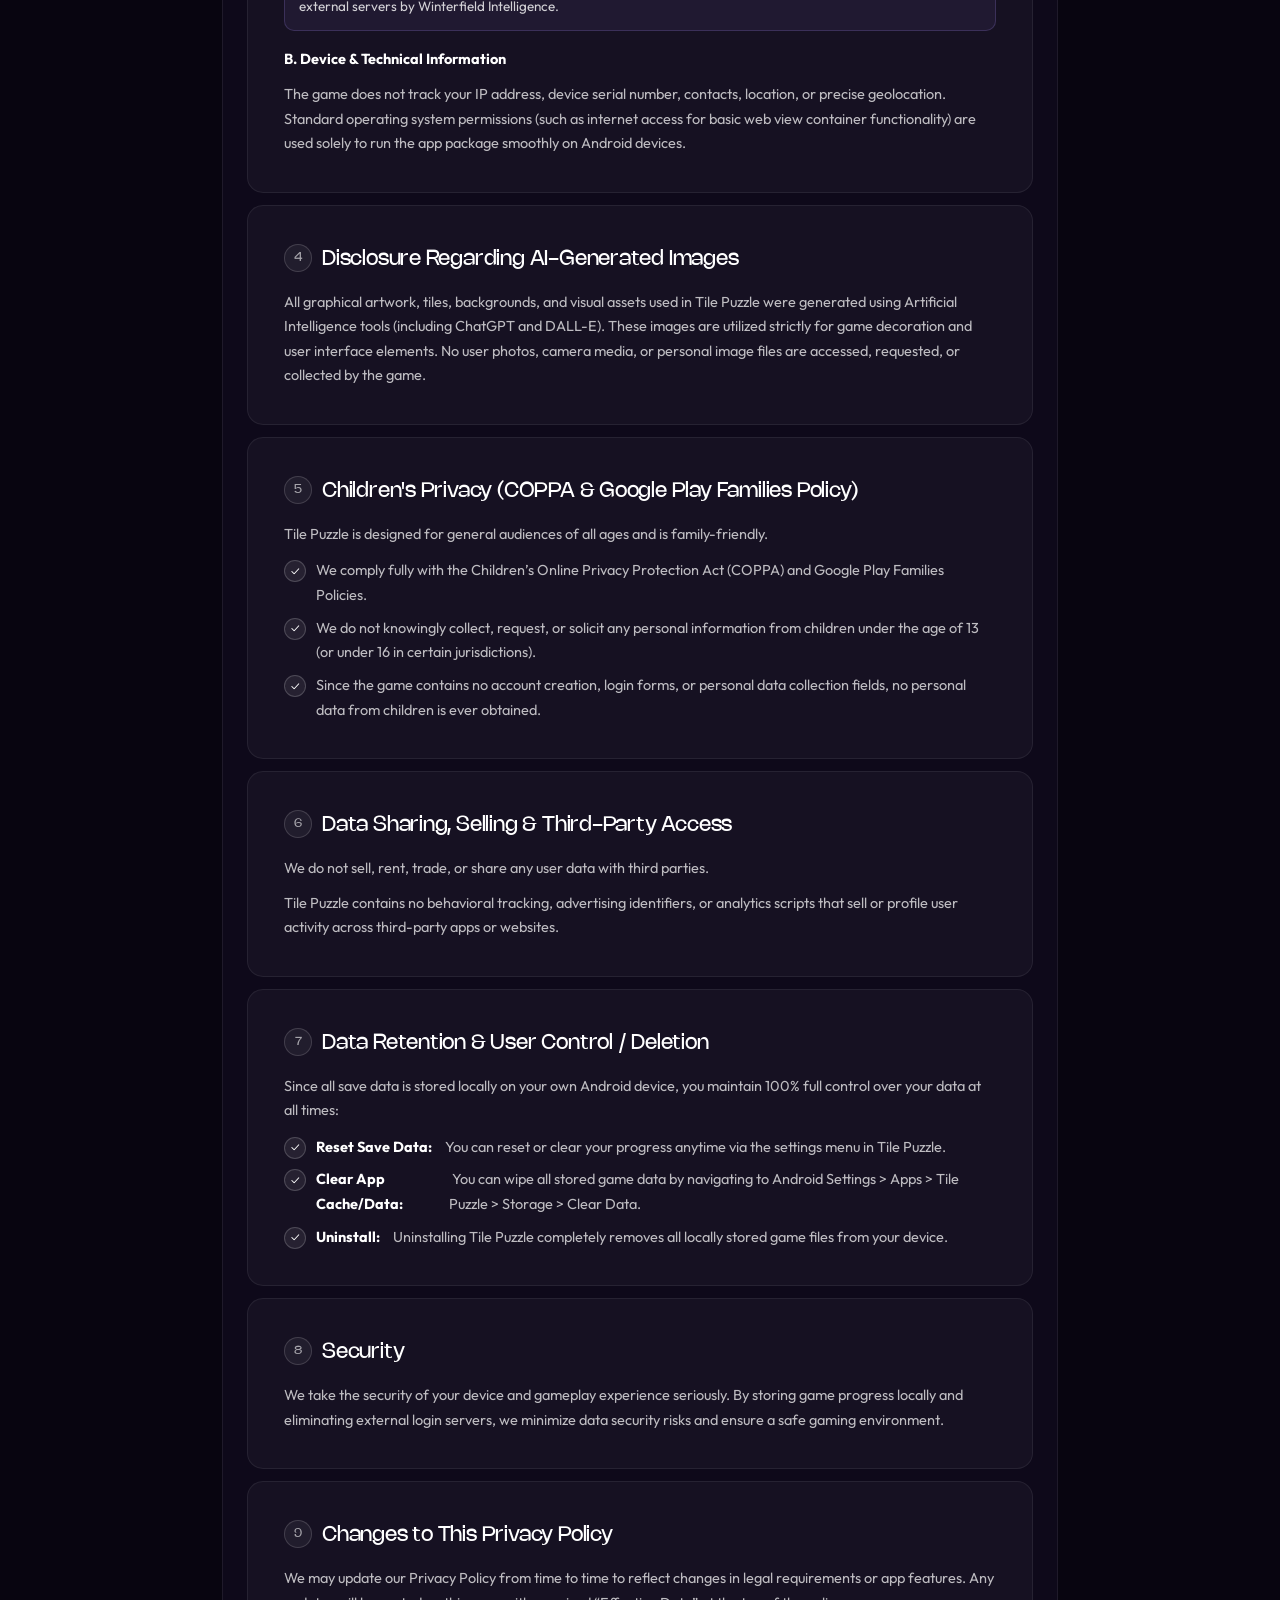
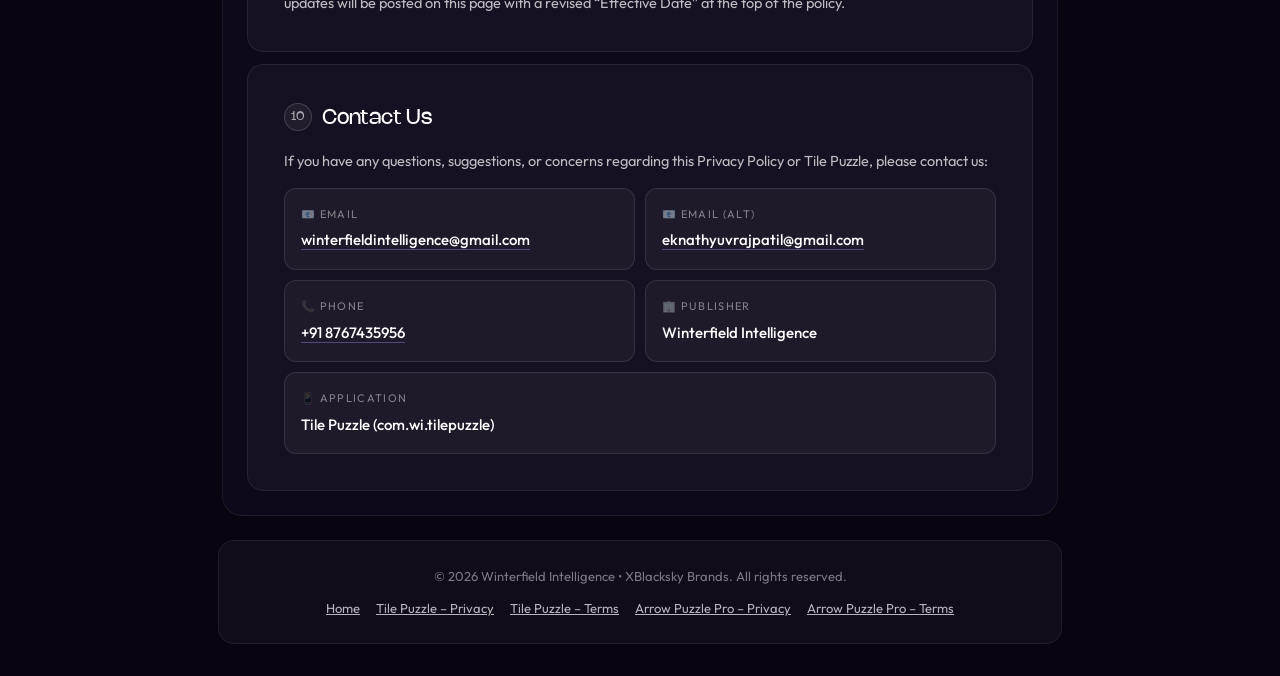
<file: tilepuzzle-privacypolicy.html>
<!DOCTYPE html>
<html lang="en">
<head>
<meta charset="utf-8">
<meta name="viewport" content="width=device-width, initial-scale=1.0">
<meta name="theme-color" content="#080510">
<meta name="color-scheme" content="dark">
<title>Privacy Policy – Tile Puzzle | Winterfield Intelligence</title>
<meta name="description" content="Privacy Policy for Tile Puzzle (com.wi.tilepuzzle) by Winterfield Intelligence. Effective August 7, 2026.">
<link rel="icon" type="image/png" href="images/favicon.png">
<style>
@font-face{font-family:Nohemi;src:url(fonts/Nohemi-Regular.ttf)format("truetype");font-weight:400;font-display:swap}
@font-face{font-family:Outfit;src:url(fonts/Outfit-Variable.ttf)format("truetype");font-weight:100 900;font-display:swap}
*{box-sizing:border-box;margin:0;padding:0}
body{font-family:Outfit,system-ui,-apple-system,Segoe UI,Roboto,sans-serif;background:#080510;color:#fff;min-height:100vh;line-height:1.7;-webkit-font-smoothing:antialiased}
a{color:inherit}
.wrap{max-width:900px;margin:0 auto;padding:0 20px}
.topbar{position:sticky;top:12px;z-index:50;display:flex;justify-content:center;padding:0 12px}
.nav{pointer-events:auto;backdrop-filter:blur(12px);background:rgba(0,0,0,.7);border:1px solid rgba(167,139,250,.15);border-radius:16px;display:flex;align-items:center;gap:16px;height:60px;padding:0 8px 0 16px;box-shadow:0 10px 15px -3px rgba(0,0,0,.4);width:100%;max-width:900px;justify-content:space-between}
.brand{display:flex;align-items:center;gap:10px;font-family:Nohemi,sans-serif;font-size:14px;letter-spacing:.02em;text-decoration:none}
.brand img{height:28px;width:auto}
.brand small{display:block;font-family:Outfit,sans-serif;font-size:11px;color:rgba(255,255,255,.55);font-weight:400;letter-spacing:.06em}
.nav a.home{font-size:13px;color:#fff;background:rgba(167,139,250,.05);border:1px solid rgba(167,139,250,.3);border-radius:8px;padding:8px 16px;text-decoration:none;transition:.3s}
.nav a.home:hover{background:rgba(167,139,250,.15)}
.hero{margin:28px 8px 0;background:#110b1a;border:1px solid rgba(255,255,255,.08);border-radius:24px;padding:48px 32px;position:relative;overflow:hidden;text-align:center}
.hero::before{content:"";position:absolute;inset:0;background:radial-gradient(80% 60% at 50% 100%,rgba(255,255,255,.9) 0%,rgba(167,139,250,.95) 8%,#a78bfa 16%,#8b5cf6 24%,rgba(139,92,246,.7) 33%,rgba(183,148,246,.4) 44%,rgba(196,181,253,.18) 56%,rgba(196,181,253,.06) 70%,transparent 85%);opacity:.18;pointer-events:none}
.badge{display:inline-block;font-size:12px;font-weight:600;letter-spacing:.08em;text-transform:uppercase;color:rgba(255,255,255,.9);background:rgba(40,30,20,.5);border:1px solid rgba(255,255,255,.15);border-radius:999px;padding:6px 14px;margin-bottom:16px;position:relative}
h1{font-family:Nohemi,sans-serif;font-size:clamp(32px,5vw,52px);font-weight:400;letter-spacing:-.02em;line-height:1.05;margin-bottom:12px;position:relative}
.sub{color:rgba(255,255,255,.6);font-size:15px;max-width:600px;margin:0 auto;position:relative}
.meta{display:flex;flex-wrap:wrap;gap:10px;justify-content:center;margin-top:22px;position:relative}
.meta span{font-size:13px;color:rgba(255,255,255,.75);background:rgba(255,255,255,.06);border:1px solid rgba(255,255,255,.12);border-radius:8px;padding:7px 12px}
.meta strong{color:#fff;font-weight:600}
.doc{background:#0e091a;border:1px solid rgba(255,255,255,.07);border-radius:20px;margin:20px 8px 0;padding:12px}
@media(min-width:640px){.hero{margin:32px 12px 0;padding:64px 48px}.doc{margin:24px 12px 0}}
.card{background:#161122;border:1px solid rgba(255,255,255,.07);border-radius:16px;padding:28px 24px;margin:12px}
@media(min-width:640px){.card{padding:36px 36px}}
.card h2{font-family:Nohemi,sans-serif;font-size:21px;font-weight:400;letter-spacing:-.01em;margin-bottom:12px;display:flex;gap:10px;align-items:flex-start}
.card h2 .n{flex-shrink:0;font-size:12px;color:rgba(255,255,255,.6);border:1px solid rgba(255,255,255,.15);background:rgba(255,255,255,.05);border-radius:50%;width:28px;height:28px;display:inline-flex;align-items:center;justify-content:center;margin-top:2px}
.card p,.card li{color:rgba(255,255,255,.72);font-size:14.5px}
.card p+p{margin-top:10px}
.card ul{list-style:none;margin-top:12px;display:flex;flex-direction:column;gap:8px}
.card ul li{display:flex;gap:10px;align-items:flex-start}
.card ul li::before{content:"✓";flex-shrink:0;color:#fff;background:rgba(255,255,255,.07);border:1px solid rgba(255,255,255,.18);border-radius:50%;width:20px;height:20px;font-size:11px;display:inline-flex;align-items:center;justify-content:center;margin-top:2px}
.note{background:rgba(167,139,250,.07);border:1px solid rgba(167,139,250,.2);border-radius:10px;padding:12px 14px;margin-top:14px;font-size:13.5px;color:rgba(255,255,255,.8)}
.toc{padding:8px 12px 0}
.toc-inner{background:rgba(255,255,255,.03);border:1px solid rgba(255,255,255,.08);border-radius:12px;padding:18px 20px;margin:12px}
.toc-inner h3{font-size:11px;text-transform:uppercase;letter-spacing:.14em;color:rgba(255,255,255,.4);margin-bottom:12px}
.toc-inner ol{list-style:none;display:grid;gap:6px}
@media(min-width:640px){.toc-inner ol{grid-template-columns:1fr 1fr}}
.toc-inner a{font-size:13.5px;color:rgba(255,255,255,.7);text-decoration:none}
.toc-inner a:hover{color:#fff}
.contact-grid{display:grid;gap:10px;margin-top:14px}
@media(min-width:640px){.contact-grid{grid-template-columns:1fr 1fr}}
.contact{background:rgba(255,255,255,.04);border:1px solid rgba(255,255,255,.1);border-radius:12px;padding:16px}
.contact .label{font-size:11px;text-transform:uppercase;letter-spacing:.12em;color:rgba(255,255,255,.45);margin-bottom:4px}
.contact .val{font-size:15px;font-weight:500;word-break:break-all}
.contact .val a{color:#fff;text-decoration:none;border-bottom:1px solid rgba(167,139,250,.4)}
.contact .val a:hover{border-color:#fff}
.footer{padding:24px 8px 32px;text-align:center}
.footer-inner{border:1px solid rgba(255,255,255,.07);background:#110b1a;border-radius:16px;padding:24px;font-size:13px;color:rgba(255,255,255,.45)}
.footer-inner a{color:rgba(255,255,255,.7)}
.footer-links{display:flex;gap:16px;justify-content:center;flex-wrap:wrap;margin-top:10px}
</style>
</head>
<body>
<div class="topbar">
  <nav class="nav">
    <a class="brand" href="index.html"><img src="images/logo01.png" alt="XBlacksky Brands"><span>Winterfield Intelligence<small>XBLACKSKY BRANDS</small></span></a>
    <a class="home" href="index.html">← Back to Home</a>
  </nav>
</div>

<div class="wrap">
  <header class="hero">
    <div class="badge">Privacy Policy</div>
    <h1>Tile Puzzle</h1>
    <p class="sub">We respect your privacy and are committed to protecting it through full compliance with this Privacy Policy and Google Play Developer Program Policies.</p>
    <div class="meta">
      <span>Effective Date: <strong>August 7, 2026</strong></span>
      <span>Application: <strong>Tile Puzzle (com.wi.tilepuzzle)</strong></span>
      <span>Developer: <strong>Winterfield Intelligence</strong></span>
    </div>
  </header>

  <div class="doc">
    <div class="toc">
      <div class="toc-inner">
        <h3>On this page</h3>
        <ol>
          <li><a href="#introduction">1. Introduction</a></li>
          <li><a href="#account">2. No User Account &amp; No Login Required</a></li>
          <li><a href="#collection">3. Information Collection and Storage</a></li>
          <li><a href="#ai">4. Disclosure Regarding AI-Generated Images</a></li>
          <li><a href="#children">5. Children's Privacy</a></li>
          <li><a href="#sharing">6. Data Sharing, Selling &amp; Third-Party Access</a></li>
          <li><a href="#retention">7. Data Retention &amp; User Control / Deletion</a></li>
          <li><a href="#security">8. Security</a></li>
          <li><a href="#changes">9. Changes to This Privacy Policy</a></li>
          <li><a href="#contact">10. Contact Us</a></li>
        </ol>
      </div>
    </div>

    <section class="card" id="introduction">
      <h2><span class="n">1</span> Introduction</h2>
      <p>Welcome to Tile Puzzle (“we”, “our”, or “us”), developed and published by Winterfield Intelligence. We respect your privacy and are committed to protecting it through full compliance with this Privacy Policy and Google Play Developer Program Policies.</p>
      <p>This Privacy Policy explains how data is handled when you download, install, and play the mobile game Tile Puzzle (Package ID: <strong style="color:#fff">com.wi.tilepuzzle</strong>).</p>
    </section>

    <section class="card" id="account">
      <h2><span class="n">2</span> No User Account &amp; No Login Required</h2>
      <p>Tile Puzzle does not require any user registration, login, or account creation.</p>
      <ul>
        <li>You can open and play the game immediately upon installation without providing any personal information.</li>
        <li>We do not collect names, email addresses, phone numbers, passwords, or social media profile data.</li>
        <li>We do not create or maintain online user accounts for this application.</li>
      </ul>
    </section>

    <section class="card" id="collection">
      <h2><span class="n">3</span> Information Collection and Storage</h2>
      <p><strong style="color:#fff">A. Local Device Storage</strong></p>
      <p>Tile Puzzle uses local device storage (such as Android localStorage) to save non-personal game state information directly on your mobile device. This includes:</p>
      <ul>
        <li>Current puzzle level completed and game progress</li>
        <li>In-game coins and high scores achieved</li>
        <li>Audio and game preferences (Music ON/OFF, Sound Effects ON/OFF, Vibration ON/OFF)</li>
      </ul>
      <div class="note"><strong>Note:</strong> This data remains strictly stored on your local device. It is never uploaded to, transmitted to, or stored on external servers by Winterfield Intelligence.</div>
      <p style="margin-top:16px"><strong style="color:#fff">B. Device &amp; Technical Information</strong></p>
      <p>The game does not track your IP address, device serial number, contacts, location, or precise geolocation. Standard operating system permissions (such as internet access for basic web view container functionality) are used solely to run the app package smoothly on Android devices.</p>
    </section>

    <section class="card" id="ai">
      <h2><span class="n">4</span> Disclosure Regarding AI-Generated Images</h2>
      <p>All graphical artwork, tiles, backgrounds, and visual assets used in Tile Puzzle were generated using Artificial Intelligence tools (including ChatGPT and DALL-E). These images are utilized strictly for game decoration and user interface elements. No user photos, camera media, or personal image files are accessed, requested, or collected by the game.</p>
    </section>

    <section class="card" id="children">
      <h2><span class="n">5</span> Children's Privacy (COPPA &amp; Google Play Families Policy)</h2>
      <p>Tile Puzzle is designed for general audiences of all ages and is family-friendly.</p>
      <ul>
        <li>We comply fully with the Children’s Online Privacy Protection Act (COPPA) and Google Play Families Policies.</li>
        <li>We do not knowingly collect, request, or solicit any personal information from children under the age of 13 (or under 16 in certain jurisdictions).</li>
        <li>Since the game contains no account creation, login forms, or personal data collection fields, no personal data from children is ever obtained.</li>
      </ul>
    </section>

    <section class="card" id="sharing">
      <h2><span class="n">6</span> Data Sharing, Selling &amp; Third-Party Access</h2>
      <p>We do not sell, rent, trade, or share any user data with third parties.</p>
      <p>Tile Puzzle contains no behavioral tracking, advertising identifiers, or analytics scripts that sell or profile user activity across third-party apps or websites.</p>
    </section>

    <section class="card" id="retention">
      <h2><span class="n">7</span> Data Retention &amp; User Control / Deletion</h2>
      <p>Since all save data is stored locally on your own Android device, you maintain 100% full control over your data at all times:</p>
      <ul>
        <li><strong style="color:#fff">Reset Save Data:</strong>&nbsp;You can reset or clear your progress anytime via the settings menu in Tile Puzzle.</li>
        <li><strong style="color:#fff">Clear App Cache/Data:</strong>&nbsp;You can wipe all stored game data by navigating to Android Settings &gt; Apps &gt; Tile Puzzle &gt; Storage &gt; Clear Data.</li>
        <li><strong style="color:#fff">Uninstall:</strong>&nbsp;Uninstalling Tile Puzzle completely removes all locally stored game files from your device.</li>
      </ul>
    </section>

    <section class="card" id="security">
      <h2><span class="n">8</span> Security</h2>
      <p>We take the security of your device and gameplay experience seriously. By storing game progress locally and eliminating external login servers, we minimize data security risks and ensure a safe gaming environment.</p>
    </section>

    <section class="card" id="changes">
      <h2><span class="n">9</span> Changes to This Privacy Policy</h2>
      <p>We may update our Privacy Policy from time to time to reflect changes in legal requirements or app features. Any updates will be posted on this page with a revised “Effective Date” at the top of the policy.</p>
    </section>

    <section class="card" id="contact">
      <h2><span class="n">10</span> Contact Us</h2>
      <p>If you have any questions, suggestions, or concerns regarding this Privacy Policy or Tile Puzzle, please contact us:</p>
      <div class="contact-grid">
        <div class="contact"><div class="label">📧 Email</div><div class="val"><a href="mailto:winterfieldintelligence@gmail.com">winterfieldintelligence@gmail.com</a></div></div>
        <div class="contact"><div class="label">📧 Email (Alt)</div><div class="val"><a href="mailto:eknathyuvrajpatil@gmail.com">eknathyuvrajpatil@gmail.com</a></div></div>
        <div class="contact"><div class="label">📞 Phone</div><div class="val"><a href="tel:+918767435956">+91 8767435956</a></div></div>
        <div class="contact"><div class="label">🏢 Publisher</div><div class="val">Winterfield Intelligence</div></div>
      </div>
      <div class="contact" style="margin-top:10px"><div class="label">📱 Application</div><div class="val">Tile Puzzle (com.wi.tilepuzzle)</div></div>
    </section>
  </div>

  <footer class="footer">
    <div class="footer-inner">
      <div>© 2026 Winterfield Intelligence • XBlacksky Brands. All rights reserved.</div>
      <div class="footer-links">
        <a href="index.html">Home</a>
        <a href="tilepuzzle-privacypolicy.html">Tile Puzzle – Privacy</a>
        <a href="tilepuzzle-termsofuse.html">Tile Puzzle – Terms</a>
        <a href="arrowpuzzlepro-privacypolicy.html">Arrow Puzzle Pro – Privacy</a>
        <a href="arrowpuzzlepro-termsofuse.html">Arrow Puzzle Pro – Terms</a>
      </div>
    </div>
  </footer>
</div>
</body>
</html>
</file>
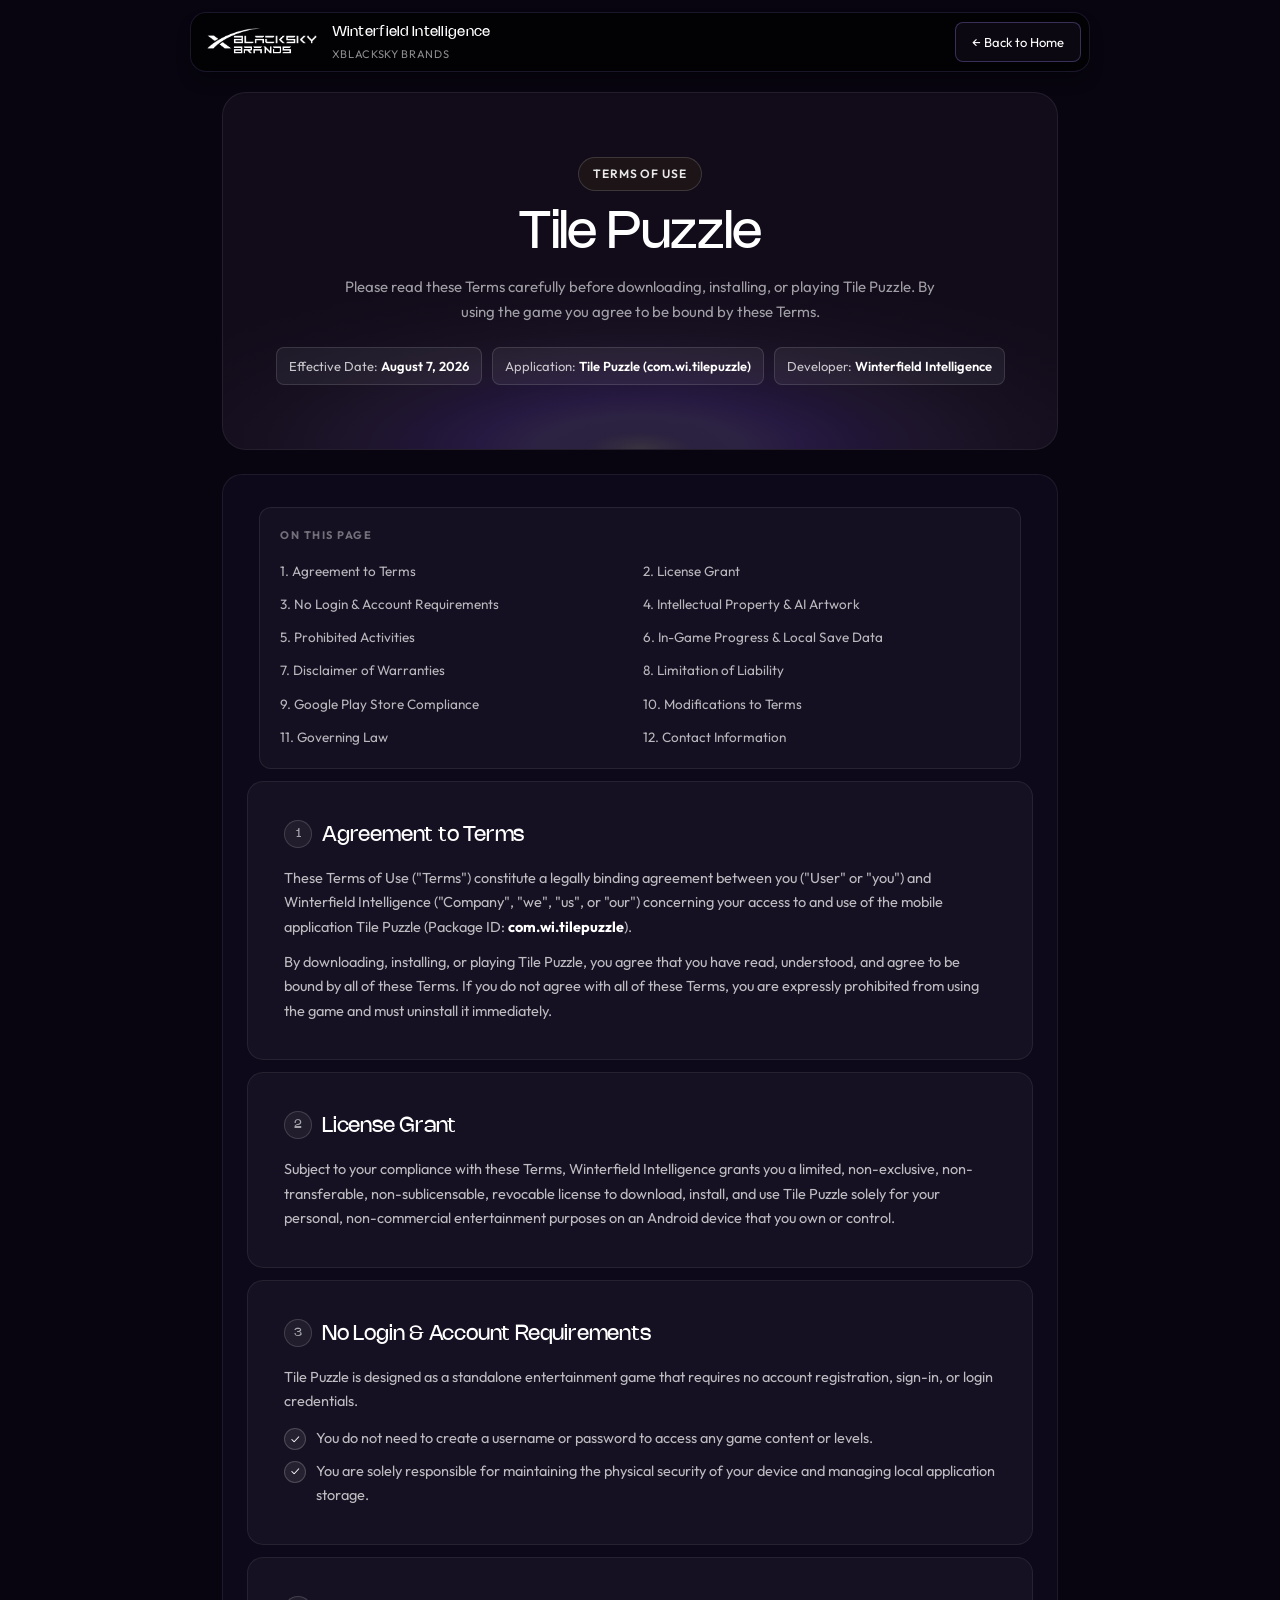
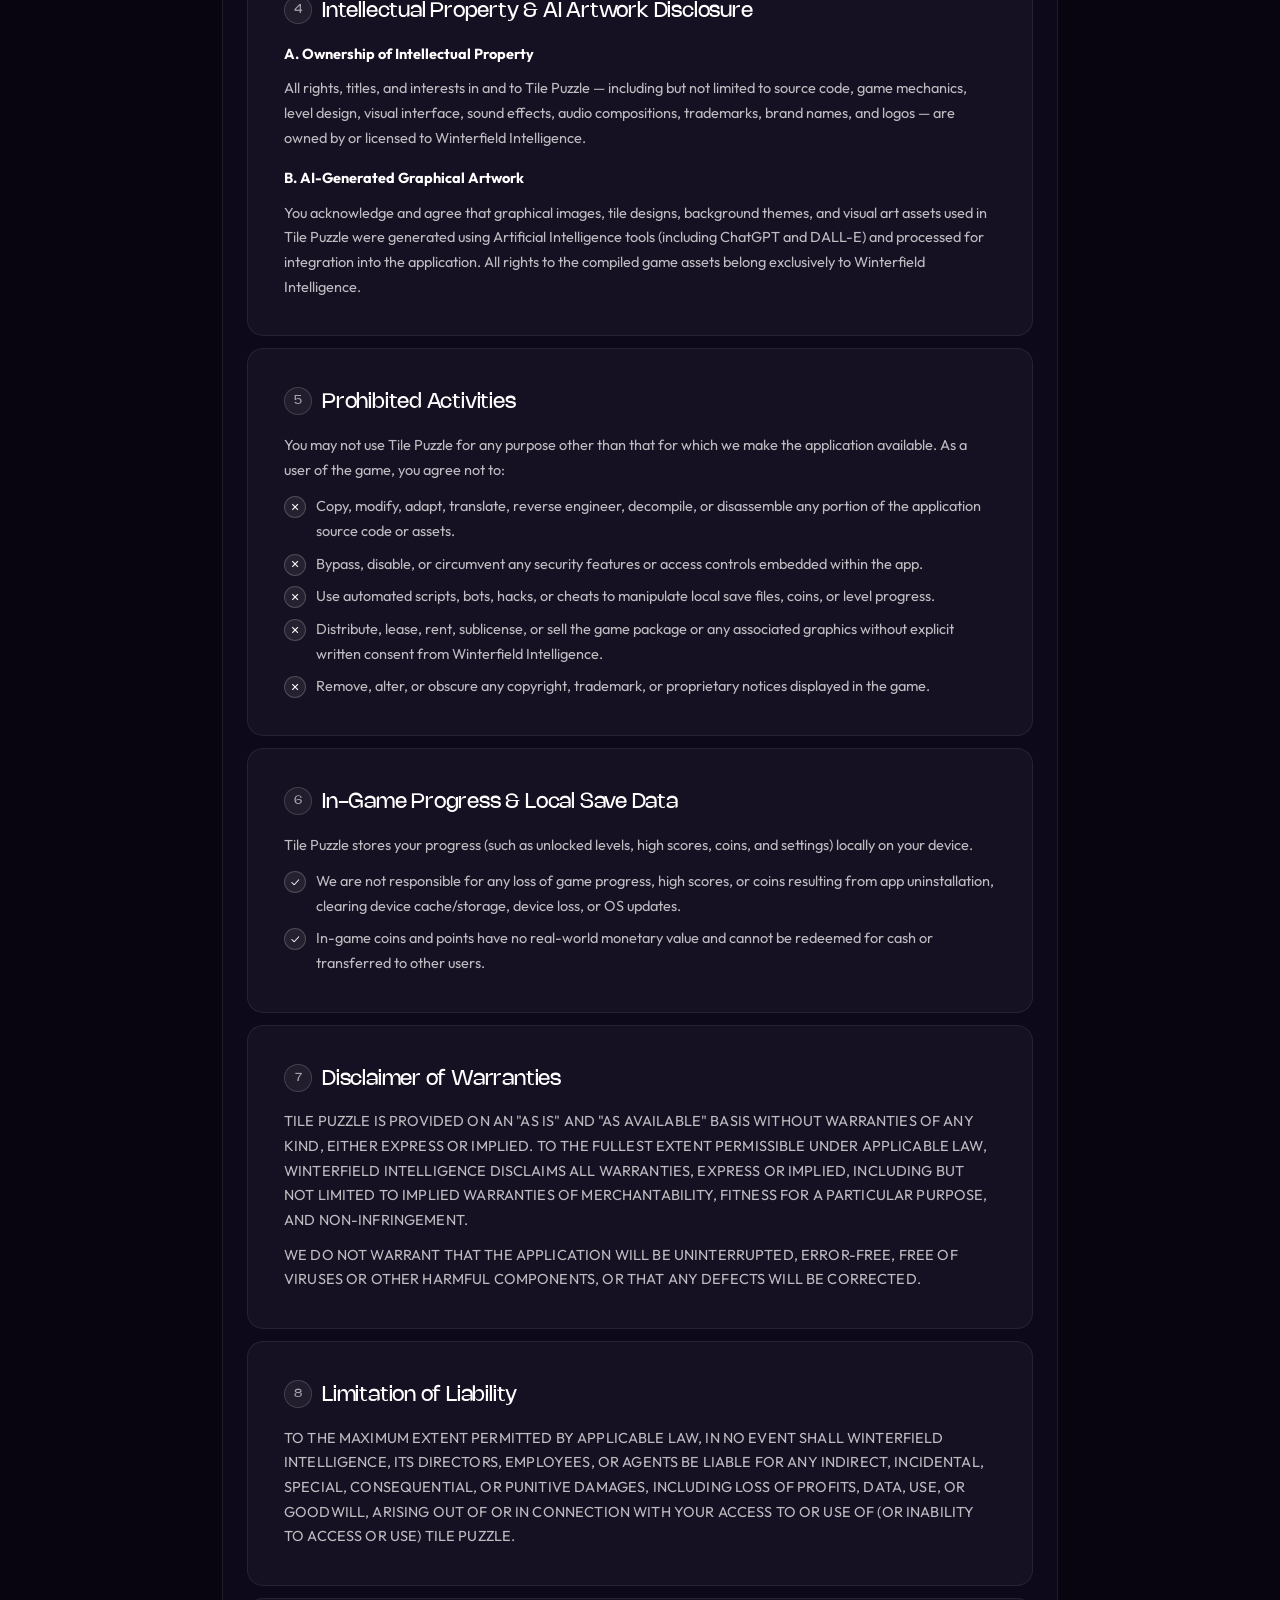
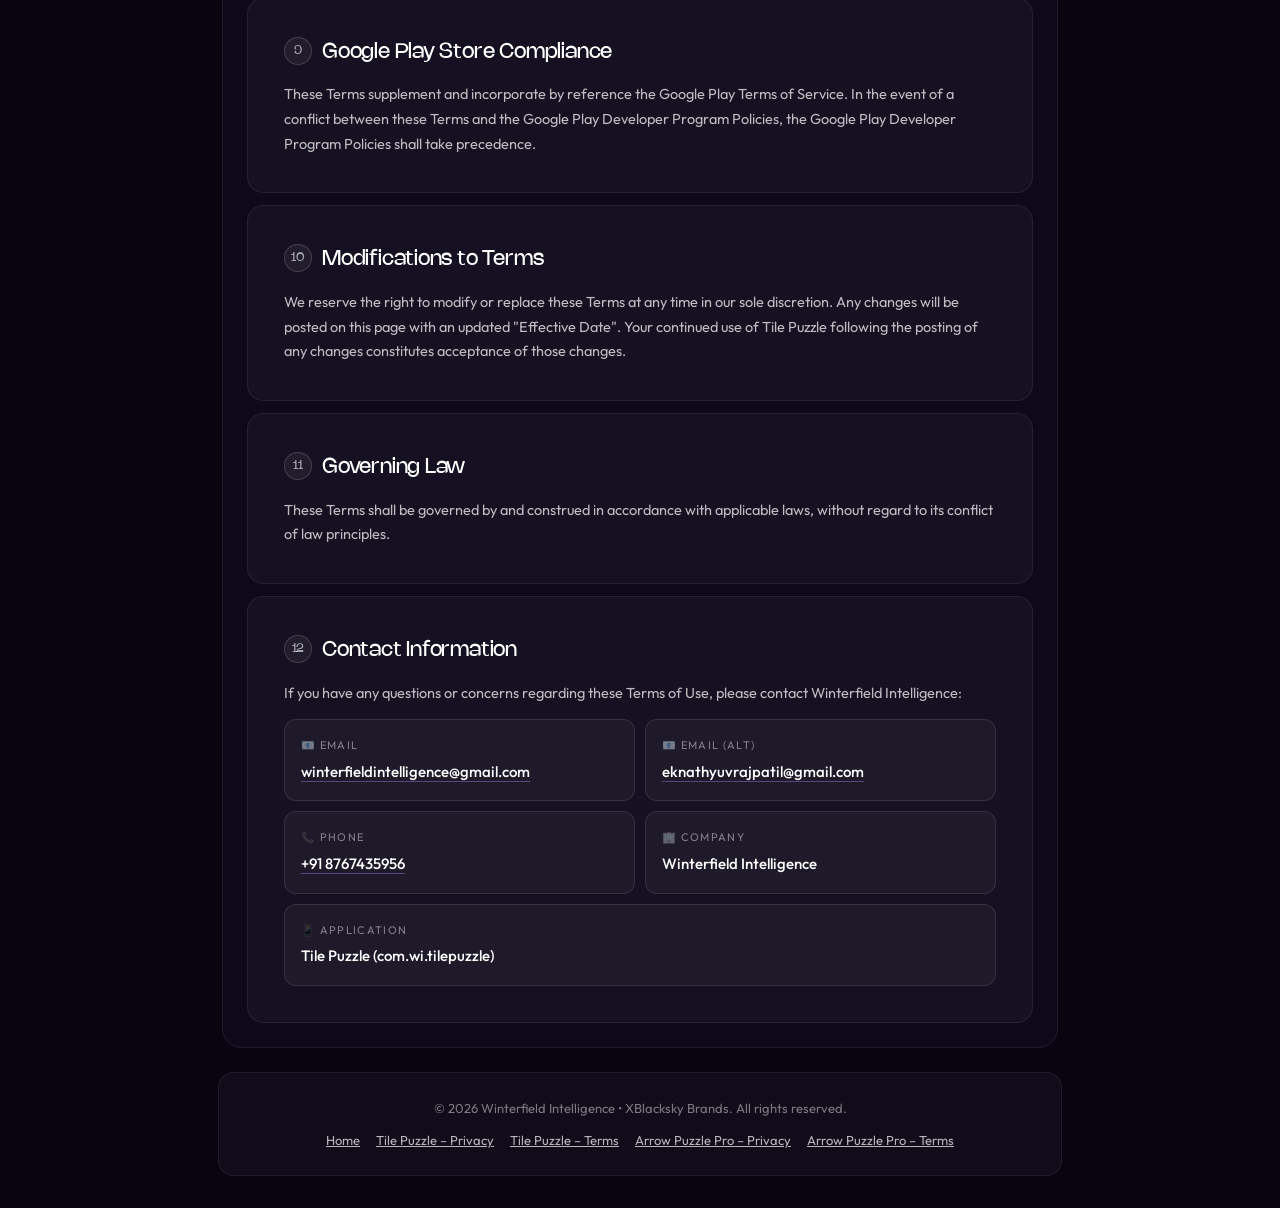
<file: tilepuzzle-termsofuse.html>
<!DOCTYPE html>
<html lang="en">
<head>
<meta charset="utf-8">
<meta name="viewport" content="width=device-width, initial-scale=1.0">
<meta name="theme-color" content="#080510">
<meta name="color-scheme" content="dark">
<title>Terms of Use – Tile Puzzle | Winterfield Intelligence</title>
<meta name="description" content="Terms of Use for Tile Puzzle (com.wi.tilepuzzle) by Winterfield Intelligence. Effective August 7, 2026.">
<link rel="icon" type="image/png" href="images/favicon.png">
<style>
@font-face{font-family:Nohemi;src:url(fonts/Nohemi-Regular.ttf)format("truetype");font-weight:400;font-display:swap}
@font-face{font-family:Outfit;src:url(fonts/Outfit-Variable.ttf)format("truetype");font-weight:100 900;font-display:swap}
*{box-sizing:border-box;margin:0;padding:0}
body{font-family:Outfit,system-ui,-apple-system,Segoe UI,Roboto,sans-serif;background:#080510;color:#fff;min-height:100vh;line-height:1.7;-webkit-font-smoothing:antialiased}
a{color:inherit}
.wrap{max-width:900px;margin:0 auto;padding:0 20px}
.topbar{position:sticky;top:12px;z-index:50;display:flex;justify-content:center;padding:0 12px}
.nav{pointer-events:auto;backdrop-filter:blur(12px);background:rgba(0,0,0,.7);border:1px solid rgba(167,139,250,.15);border-radius:16px;display:flex;align-items:center;gap:16px;height:60px;padding:0 8px 0 16px;box-shadow:0 10px 15px -3px rgba(0,0,0,.4);width:100%;max-width:900px;justify-content:space-between}
.brand{display:flex;align-items:center;gap:10px;font-family:Nohemi,sans-serif;font-size:14px;letter-spacing:.02em;text-decoration:none}
.brand img{height:28px;width:auto}
.brand small{display:block;font-family:Outfit,sans-serif;font-size:11px;color:rgba(255,255,255,.55);font-weight:400;letter-spacing:.06em}
.nav a.home{font-size:13px;color:#fff;background:rgba(167,139,250,.05);border:1px solid rgba(167,139,250,.3);border-radius:8px;padding:8px 16px;text-decoration:none;transition:.3s}
.nav a.home:hover{background:rgba(167,139,250,.15)}
.hero{margin:28px 8px 0;background:#110b1a;border:1px solid rgba(255,255,255,.08);border-radius:24px;padding:48px 32px;position:relative;overflow:hidden;text-align:center}
.hero::before{content:"";position:absolute;inset:0;background:radial-gradient(80% 60% at 50% 100%,rgba(255,255,255,.9) 0%,rgba(167,139,250,.95) 8%,#a78bfa 16%,#8b5cf6 24%,rgba(139,92,246,.7) 33%,rgba(183,148,246,.4) 44%,rgba(196,181,253,.18) 56%,rgba(196,181,253,.06) 70%,transparent 85%);opacity:.18;pointer-events:none}
.badge{display:inline-block;font-size:12px;font-weight:600;letter-spacing:.08em;text-transform:uppercase;color:rgba(255,255,255,.9);background:rgba(40,30,20,.5);border:1px solid rgba(255,255,255,.15);border-radius:999px;padding:6px 14px;margin-bottom:16px;position:relative}
h1{font-family:Nohemi,sans-serif;font-size:clamp(32px,5vw,52px);font-weight:400;letter-spacing:-.02em;line-height:1.05;margin-bottom:12px;position:relative}
.sub{color:rgba(255,255,255,.6);font-size:15px;max-width:600px;margin:0 auto;position:relative}
.meta{display:flex;flex-wrap:wrap;gap:10px;justify-content:center;margin-top:22px;position:relative}
.meta span{font-size:13px;color:rgba(255,255,255,.75);background:rgba(255,255,255,.06);border:1px solid rgba(255,255,255,.12);border-radius:8px;padding:7px 12px}
.meta strong{color:#fff;font-weight:600}
.doc{background:#0e091a;border:1px solid rgba(255,255,255,.07);border-radius:20px;margin:20px 8px 0;padding:12px}
@media(min-width:640px){.hero{margin:32px 12px 0;padding:64px 48px}.doc{margin:24px 12px 0}}
.card{background:#161122;border:1px solid rgba(255,255,255,.07);border-radius:16px;padding:28px 24px;margin:12px}
@media(min-width:640px){.card{padding:36px 36px}}
.card h2{font-family:Nohemi,sans-serif;font-size:21px;font-weight:400;letter-spacing:-.01em;margin-bottom:12px;display:flex;gap:10px;align-items:flex-start}
.card h2 .n{flex-shrink:0;font-size:12px;color:rgba(255,255,255,.6);border:1px solid rgba(255,255,255,.15);background:rgba(255,255,255,.05);border-radius:50%;width:28px;height:28px;display:inline-flex;align-items:center;justify-content:center;margin-top:2px}
.card p,.card li{color:rgba(255,255,255,.72);font-size:14.5px}
.card p+p{margin-top:10px}
.card ul{list-style:none;margin-top:12px;display:flex;flex-direction:column;gap:8px}
.card ul li{display:flex;gap:10px;align-items:flex-start}
.card ul li::before{content:"✓";flex-shrink:0;color:#fff;background:rgba(255,255,255,.07);border:1px solid rgba(255,255,255,.18);border-radius:50%;width:20px;height:20px;font-size:11px;display:inline-flex;align-items:center;justify-content:center;margin-top:2px}
.card ul.prohibited li::before{content:"✕"}
.note{background:rgba(167,139,250,.07);border:1px solid rgba(167,139,250,.2);border-radius:10px;padding:12px 14px;margin-top:14px;font-size:13.5px;color:rgba(255,255,255,.8)}
.allcaps{font-size:13.5px;letter-spacing:.01em}
.toc{padding:8px 12px 0}
.toc-inner{background:rgba(255,255,255,.03);border:1px solid rgba(255,255,255,.08);border-radius:12px;padding:18px 20px;margin:12px}
.toc-inner h3{font-size:11px;text-transform:uppercase;letter-spacing:.14em;color:rgba(255,255,255,.4);margin-bottom:12px}
.toc-inner ol{list-style:none;display:grid;gap:6px}
@media(min-width:640px){.toc-inner ol{grid-template-columns:1fr 1fr}}
.toc-inner a{font-size:13.5px;color:rgba(255,255,255,.7);text-decoration:none}
.toc-inner a:hover{color:#fff}
.contact-grid{display:grid;gap:10px;margin-top:14px}
@media(min-width:640px){.contact-grid{grid-template-columns:1fr 1fr}}
.contact{background:rgba(255,255,255,.04);border:1px solid rgba(255,255,255,.1);border-radius:12px;padding:16px}
.contact .label{font-size:11px;text-transform:uppercase;letter-spacing:.12em;color:rgba(255,255,255,.45);margin-bottom:4px}
.contact .val{font-size:15px;font-weight:500;word-break:break-all}
.contact .val a{color:#fff;text-decoration:none;border-bottom:1px solid rgba(167,139,250,.4)}
.contact .val a:hover{border-color:#fff}
.footer{padding:24px 8px 32px;text-align:center}
.footer-inner{border:1px solid rgba(255,255,255,.07);background:#110b1a;border-radius:16px;padding:24px;font-size:13px;color:rgba(255,255,255,.45)}
.footer-inner a{color:rgba(255,255,255,.7)}
.footer-links{display:flex;gap:16px;justify-content:center;flex-wrap:wrap;margin-top:10px}
</style>
</head>
<body>
<div class="topbar">
  <nav class="nav">
    <a class="brand" href="index.html"><img src="images/logo01.png" alt="XBlacksky Brands"><span>Winterfield Intelligence<small>XBLACKSKY BRANDS</small></span></a>
    <a class="home" href="index.html">← Back to Home</a>
  </nav>
</div>

<div class="wrap">
  <header class="hero">
    <div class="badge">Terms of Use</div>
    <h1>Tile Puzzle</h1>
    <p class="sub">Please read these Terms carefully before downloading, installing, or playing Tile Puzzle. By using the game you agree to be bound by these Terms.</p>
    <div class="meta">
      <span>Effective Date: <strong>August 7, 2026</strong></span>
      <span>Application: <strong>Tile Puzzle (com.wi.tilepuzzle)</strong></span>
      <span>Developer: <strong>Winterfield Intelligence</strong></span>
    </div>
  </header>

  <div class="doc">
    <div class="toc">
      <div class="toc-inner">
        <h3>On this page</h3>
        <ol>
          <li><a href="#agreement">1. Agreement to Terms</a></li>
          <li><a href="#license">2. License Grant</a></li>
          <li><a href="#account">3. No Login &amp; Account Requirements</a></li>
          <li><a href="#ip">4. Intellectual Property &amp; AI Artwork</a></li>
          <li><a href="#prohibited">5. Prohibited Activities</a></li>
          <li><a href="#progress">6. In-Game Progress &amp; Local Save Data</a></li>
          <li><a href="#warranty">7. Disclaimer of Warranties</a></li>
          <li><a href="#liability">8. Limitation of Liability</a></li>
          <li><a href="#googleplay">9. Google Play Store Compliance</a></li>
          <li><a href="#mods">10. Modifications to Terms</a></li>
          <li><a href="#law">11. Governing Law</a></li>
          <li><a href="#contact">12. Contact Information</a></li>
        </ol>
      </div>
    </div>

    <section class="card" id="agreement">
      <h2><span class="n">1</span> Agreement to Terms</h2>
      <p>These Terms of Use ("Terms") constitute a legally binding agreement between you ("User" or "you") and Winterfield Intelligence ("Company", "we", "us", or "our") concerning your access to and use of the mobile application Tile Puzzle (Package ID: <strong style="color:#fff">com.wi.tilepuzzle</strong>).</p>
      <p>By downloading, installing, or playing Tile Puzzle, you agree that you have read, understood, and agree to be bound by all of these Terms. If you do not agree with all of these Terms, you are expressly prohibited from using the game and must uninstall it immediately.</p>
    </section>

    <section class="card" id="license">
      <h2><span class="n">2</span> License Grant</h2>
      <p>Subject to your compliance with these Terms, Winterfield Intelligence grants you a limited, non-exclusive, non-transferable, non-sublicensable, revocable license to download, install, and use Tile Puzzle solely for your personal, non-commercial entertainment purposes on an Android device that you own or control.</p>
    </section>

    <section class="card" id="account">
      <h2><span class="n">3</span> No Login &amp; Account Requirements</h2>
      <p>Tile Puzzle is designed as a standalone entertainment game that requires no account registration, sign-in, or login credentials.</p>
      <ul>
        <li>You do not need to create a username or password to access any game content or levels.</li>
        <li>You are solely responsible for maintaining the physical security of your device and managing local application storage.</li>
      </ul>
    </section>

    <section class="card" id="ip">
      <h2><span class="n">4</span> Intellectual Property &amp; AI Artwork Disclosure</h2>
      <p><strong style="color:#fff">A. Ownership of Intellectual Property</strong></p>
      <p>All rights, titles, and interests in and to Tile Puzzle — including but not limited to source code, game mechanics, level design, visual interface, sound effects, audio compositions, trademarks, brand names, and logos — are owned by or licensed to Winterfield Intelligence.</p>
      <p style="margin-top:16px"><strong style="color:#fff">B. AI-Generated Graphical Artwork</strong></p>
      <p>You acknowledge and agree that graphical images, tile designs, background themes, and visual art assets used in Tile Puzzle were generated using Artificial Intelligence tools (including ChatGPT and DALL-E) and processed for integration into the application. All rights to the compiled game assets belong exclusively to Winterfield Intelligence.</p>
    </section>

    <section class="card" id="prohibited">
      <h2><span class="n">5</span> Prohibited Activities</h2>
      <p>You may not use Tile Puzzle for any purpose other than that for which we make the application available. As a user of the game, you agree not to:</p>
      <ul class="prohibited">
        <li>Copy, modify, adapt, translate, reverse engineer, decompile, or disassemble any portion of the application source code or assets.</li>
        <li>Bypass, disable, or circumvent any security features or access controls embedded within the app.</li>
        <li>Use automated scripts, bots, hacks, or cheats to manipulate local save files, coins, or level progress.</li>
        <li>Distribute, lease, rent, sublicense, or sell the game package or any associated graphics without explicit written consent from Winterfield Intelligence.</li>
        <li>Remove, alter, or obscure any copyright, trademark, or proprietary notices displayed in the game.</li>
      </ul>
    </section>

    <section class="card" id="progress">
      <h2><span class="n">6</span> In-Game Progress &amp; Local Save Data</h2>
      <p>Tile Puzzle stores your progress (such as unlocked levels, high scores, coins, and settings) locally on your device.</p>
      <ul>
        <li>We are not responsible for any loss of game progress, high scores, or coins resulting from app uninstallation, clearing device cache/storage, device loss, or OS updates.</li>
        <li>In-game coins and points have no real-world monetary value and cannot be redeemed for cash or transferred to other users.</li>
      </ul>
    </section>

    <section class="card" id="warranty">
      <h2><span class="n">7</span> Disclaimer of Warranties</h2>
      <p class="allcaps">TILE PUZZLE IS PROVIDED ON AN "AS IS" AND "AS AVAILABLE" BASIS WITHOUT WARRANTIES OF ANY KIND, EITHER EXPRESS OR IMPLIED. TO THE FULLEST EXTENT PERMISSIBLE UNDER APPLICABLE LAW, WINTERFIELD INTELLIGENCE DISCLAIMS ALL WARRANTIES, EXPRESS OR IMPLIED, INCLUDING BUT NOT LIMITED TO IMPLIED WARRANTIES OF MERCHANTABILITY, FITNESS FOR A PARTICULAR PURPOSE, AND NON-INFRINGEMENT.</p>
      <p class="allcaps">WE DO NOT WARRANT THAT THE APPLICATION WILL BE UNINTERRUPTED, ERROR-FREE, FREE OF VIRUSES OR OTHER HARMFUL COMPONENTS, OR THAT ANY DEFECTS WILL BE CORRECTED.</p>
    </section>

    <section class="card" id="liability">
      <h2><span class="n">8</span> Limitation of Liability</h2>
      <p class="allcaps">TO THE MAXIMUM EXTENT PERMITTED BY APPLICABLE LAW, IN NO EVENT SHALL WINTERFIELD INTELLIGENCE, ITS DIRECTORS, EMPLOYEES, OR AGENTS BE LIABLE FOR ANY INDIRECT, INCIDENTAL, SPECIAL, CONSEQUENTIAL, OR PUNITIVE DAMAGES, INCLUDING LOSS OF PROFITS, DATA, USE, OR GOODWILL, ARISING OUT OF OR IN CONNECTION WITH YOUR ACCESS TO OR USE OF (OR INABILITY TO ACCESS OR USE) TILE PUZZLE.</p>
    </section>

    <section class="card" id="googleplay">
      <h2><span class="n">9</span> Google Play Store Compliance</h2>
      <p>These Terms supplement and incorporate by reference the Google Play Terms of Service. In the event of a conflict between these Terms and the Google Play Developer Program Policies, the Google Play Developer Program Policies shall take precedence.</p>
    </section>

    <section class="card" id="mods">
      <h2><span class="n">10</span> Modifications to Terms</h2>
      <p>We reserve the right to modify or replace these Terms at any time in our sole discretion. Any changes will be posted on this page with an updated "Effective Date". Your continued use of Tile Puzzle following the posting of any changes constitutes acceptance of those changes.</p>
    </section>

    <section class="card" id="law">
      <h2><span class="n">11</span> Governing Law</h2>
      <p>These Terms shall be governed by and construed in accordance with applicable laws, without regard to its conflict of law principles.</p>
    </section>

    <section class="card" id="contact">
      <h2><span class="n">12</span> Contact Information</h2>
      <p>If you have any questions or concerns regarding these Terms of Use, please contact Winterfield Intelligence:</p>
      <div class="contact-grid">
        <div class="contact"><div class="label">📧 Email</div><div class="val"><a href="mailto:winterfieldintelligence@gmail.com">winterfieldintelligence@gmail.com</a></div></div>
        <div class="contact"><div class="label">📧 Email (Alt)</div><div class="val"><a href="mailto:eknathyuvrajpatil@gmail.com">eknathyuvrajpatil@gmail.com</a></div></div>
        <div class="contact"><div class="label">📞 Phone</div><div class="val"><a href="tel:+918767435956">+91 8767435956</a></div></div>
        <div class="contact"><div class="label">🏢 Company</div><div class="val">Winterfield Intelligence</div></div>
      </div>
      <div class="contact" style="margin-top:10px"><div class="label">📱 Application</div><div class="val">Tile Puzzle (com.wi.tilepuzzle)</div></div>
    </section>
  </div>

  <footer class="footer">
    <div class="footer-inner">
      <div>© 2026 Winterfield Intelligence • XBlacksky Brands. All rights reserved.</div>
      <div class="footer-links">
        <a href="index.html">Home</a>
        <a href="tilepuzzle-privacypolicy.html">Tile Puzzle – Privacy</a>
        <a href="tilepuzzle-termsofuse.html">Tile Puzzle – Terms</a>
        <a href="arrowpuzzlepro-privacypolicy.html">Arrow Puzzle Pro – Privacy</a>
        <a href="arrowpuzzlepro-termsofuse.html">Arrow Puzzle Pro – Terms</a>
      </div>
    </div>
  </footer>
</div>
</body>
</html>
</file>
<file: css/index-xbbm1.css>
@font-face {
    font-family: Nohemi;
    src: url(../fonts/Nohemi-Regular.ttf)format("truetype");
    font-weight: 400;
    font-style: normal;
    font-display: swap
}

@font-face {
    font-family: Outfit;
    src: url(../fonts/Outfit-Variable.ttf)format("truetype");
    font-weight: 100 900;
    font-style: normal;
    font-display: swap
}

:root {
    --font-nohemi: "Nohemi", sans-serif;
    --font-outfit: "Outfit", sans-serif;
    --color-bg: #080510;
    --color-text: #fff
}

*,
:before,
:after {
    box-sizing: border-box;
    margin: 0;
    padding: 0
}

html {
    -webkit-font-smoothing: antialiased;
    -moz-osx-font-smoothing: grayscale
}

body {
    font-family: var(--font-outfit);
    background-color: var(--color-bg);
    color: var(--color-text);
    flex-direction: column;
    min-height: 100vh;
    display: flex
}

a {
    color: inherit;
    text-decoration: none
}

button {
    cursor: pointer;
    font: inherit;
    color: inherit;
    background: 0 0;
    border: none
}

.app-container {
    color: #fff;
    background-color: #080510;
    flex-direction: column;
    min-height: 100vh;
    display: flex;
    position: relative
}

.navbar-wrapper {
    pointer-events: none;
    z-index: 50;
    justify-content: space-between;
    align-items: center;
    padding: 0 12px;
    display: flex;
    position: fixed;
    top: 12px;
    left: 0;
    right: 0
}

@media (width>=640px) {
    .navbar-wrapper {
        padding: 0 16px;
        top: 16px
    }
}

@media (width>=768px) {
    .navbar-wrapper {
        justify-content: center
    }
}

.nav-mobile-logo {
    pointer-events: auto;
    -webkit-backdrop-filter: blur(12px);
    background-color: #000000b3;
    border: 1px solid #ffffff1a;
    border-radius: 16px;
    justify-content: center;
    align-items: center;
    height: 56px;
    padding: 0 10px;
    display: inline-flex;
    box-shadow: 0 10px 15px -3px #0006
}

@media (width>=768px) {
    .nav-mobile-logo {
        display: none
    }
}

.nav-pill {
    pointer-events: auto;
    -webkit-backdrop-filter: blur(12px);
    background-color: #000000b3;
    border: 1px solid #a78bfa26;
    border-radius: 16px;
    justify-content: space-between;
    align-items: center;
    gap: 12px;
    width: fit-content;
    height: 56px;
    padding: 0 8px;
    display: flex;
    position: relative;
    box-shadow: 0 10px 15px -3px #0006, 0 0 20px #a78bfa0d
}

@media (width>=640px) {
    .nav-pill {
        gap: 24px;
        height: 64px
    }
}

@media (width>=768px) {
    .nav-pill {
        padding-left: 16px
    }
}

.nav-desktop-logo {
    align-items: center;
    display: none
}

@media (width>=768px) {
    .nav-desktop-logo {
        display: flex
    }
}

.nav-links {
    align-items: center;
    gap: 4px;
    list-style: none;
    display: none
}

@media (width>=768px) {
    .nav-links {
        display: flex
    }
}

.nav-item {
    position: relative
}

.nav-btn {
    color: #fff;
    border-radius: 8px;
    align-items: center;
    gap: 4px;
    padding: 6px 12px;
    font-size: 14px;
    transition: background-color .35s, color .35s, transform .35s;
    display: inline-flex
}

.nav-btn:hover {
    color: #ddd6fe;
    background-color: #a78bfa1a;
    transform: translateY(-1px)
}

.nav-dropdown {
    z-index: 50;
    pointer-events: none;
    opacity: 0;
    visibility: hidden;
    width: 260px;
    padding-top: 12px;
    transition: opacity .35s, visibility .35s, transform .35s;
    position: absolute;
    top: 100%;
    left: 50%;
    transform: translate(-50%)translateY(6px)
}

.nav-dropdown.open {
    pointer-events: auto;
    opacity: 1;
    visibility: visible;
    transform: translate(-50%)translateY(0)
}

.nav-dropdown-content {
    -webkit-backdrop-filter: blur(16px);
    background-color: #0a0a0cf2;
    border: 1px solid #ffffff14;
    border-radius: 12px;
    flex-direction: column;
    gap: 4px;
    padding: 10px;
    display: flex;
    overflow: hidden;
    box-shadow: 0 10px 40px #0009
}

.nav-dropdown-item {
    letter-spacing: .02em;
    color: #ffffffb3;
    opacity: 0;
    border-radius: 6px;
    padding: 10px 12px;
    font-size: 13px;
    font-weight: 600;
    line-height: 1.4;
    transition: opacity .3s, transform .3s, color .3s, background-color .3s;
    display: block;
    transform: translateY(-4px)
}

.nav-dropdown.open .nav-dropdown-item {
    opacity: 1;
    transform: translateY(0)
}

.nav-dropdown.open .nav-dropdown-item:first-child {
    transition-delay: 40ms
}

.nav-dropdown.open .nav-dropdown-item:nth-child(2) {
    transition-delay: 80ms
}

.nav-dropdown.open .nav-dropdown-item:nth-child(3) {
    transition-delay: .12s
}

.nav-dropdown.open .nav-dropdown-item:nth-child(4) {
    transition-delay: .16s
}

.nav-dropdown-item:hover {
    color: #fff;
    background-color: #ffffff0f
}

.nav-cta {
    color: #fff;
    background-color: #a78bfa0d;
    border: 1px solid #a78bfa4d;
    border-radius: 8px;
    justify-content: center;
    align-items: center;
    height: 36px;
    padding: 0 14px;
    font-size: 12.5px;
    font-weight: 500;
    transition: background-color .35s, border-color .35s, box-shadow .35s, transform .35s;
    display: none
}

.nav-cta:hover {
    background-color: #a78bfa26;
    border-color: #b794f680;
    transform: translateY(-1px);
    box-shadow: 0 0 15px #a78bfa1a
}

@media (width>=640px) {
    .nav-cta {
        height: 40px;
        padding: 0 20px;
        font-size: 13.5px
    }
}

@media (width>=768px) {
    .nav-cta {
        display: inline-flex
    }
}

.nav-hamburger {
    color: #fff;
    border-radius: 8px;
    justify-content: center;
    align-items: center;
    width: 36px;
    height: 36px;
    transition: background-color .35s, color .35s;
    display: inline-flex
}

@media (width>=768px) {
    .nav-hamburger {
        display: none
    }
}

.nav-mobile-menu {
    transform-origin: 100% 0;
    pointer-events: none;
    opacity: 0;
    width: min(18rem, 100vw - 1.5rem);
    margin-top: 8px;
    transition: opacity .3s, transform .3s;
    position: absolute;
    top: 100%;
    right: 0;
    transform: translateY(-6px)
}

@media (width>=768px) {
    .nav-mobile-menu {
        display: none
    }
}

.nav-mobile-menu.open {
    pointer-events: auto;
    opacity: 1;
    transform: translateY(0)
}

.nav-mobile-menu-content {
    -webkit-backdrop-filter: blur(12px);
    background-color: #000000e6;
    border: 1px solid #ffffff1a;
    border-radius: 16px;
    padding: 8px;
    overflow: hidden;
    box-shadow: 0 25px 50px -12px #0009
}

.nav-mobile-item {
    color: #ffffffd9;
    border-radius: 8px;
    padding: 10px 12px;
    font-size: 14px;
    font-weight: 500;
    transition: color .3s, background-color .3s;
    display: block
}

.nav-mobile-item:hover {
    color: #fff;
    background-color: #ffffff0f
}

.nav-mobile-divider {
    border-top: 1px solid #ffffff1a;
    margin-top: 4px;
    padding-top: 8px
}

.nav-mobile-label {
    text-transform: uppercase;
    letter-spacing: .14em;
    color: #fff6;
    padding: 0 12px 4px;
    font-size: 11px;
    font-weight: 600
}

.nav-mobile-cta {
    color: #fff;
    background-color: #a78bfa0d;
    border: 1px solid #a78bfa4d;
    border-radius: 8px;
    justify-content: center;
    align-items: center;
    height: 44px;
    font-size: 14px;
    font-weight: 500;
    transition: background-color .35s, border-color .35s, box-shadow .35s;
    display: flex
}

.nav-mobile-cta:hover {
    background-color: #a78bfa26;
    border-color: #b794f680;
    box-shadow: 0 0 15px #a78bfa1a
}

.btn-primary {
    color: #000;
    background: #fff;
    border: 1px solid #b794f680;
    border-radius: 8px;
    justify-content: center;
    align-items: center;
    width: auto;
    height: 48px;
    padding: 0 20px;
    font-size: 14px;
    font-weight: 500;
    transition: background .4s, border-color .4s, box-shadow .4s, transform .35s;
    display: inline-flex;
    box-shadow: 0 4px 14px #a78bfa26
}

.btn-primary:hover {
    background: linear-gradient(135deg, #c4b5fd 0%, #b794f6 100%);
    border-color: #c4b5fdcc;
    transform: translateY(-1px);
    box-shadow: 0 6px 20px #a78bfa40
}

.btn-secondary {
    color: #fff;
    background-color: #a78bfa0d;
    border: 1px solid #a78bfa4d;
    border-radius: 8px;
    justify-content: center;
    align-items: center;
    width: auto;
    height: 48px;
    padding: 0 20px;
    font-size: 14px;
    font-weight: 500;
    transition: background-color .4s, border-color .4s, box-shadow .4s, transform .35s;
    display: inline-flex;
    box-shadow: 0 2px 10px #a78bfa0d
}

.btn-secondary:hover {
    background-color: #a78bfa26;
    border-color: #b794f680;
    transform: translateY(-1px);
    box-shadow: 0 4px 15px #a78bfa26
}

::-webkit-scrollbar {
    width: 12px
}

::-webkit-scrollbar-track {
    background: #080510
}

::-webkit-scrollbar-thumb {
    background-color: #333;
    border: 3px solid #080510;
    border-radius: 10px
}

::-webkit-scrollbar-thumb:hover {
    background-color: #555
}

.hero-section {
    isolation: isolate;
    color: #fff;
    background-color: #080510;
    border-radius: 32px;
    grid-template-columns: 1fr;
    align-items: center;
    gap: 32px;
    min-height: 78svh;
    margin: 6px 2px 0 6px;
    padding: 64px 16px 48px;
    display: grid;
    position: relative;
    overflow: hidden
}

@media (width>=640px) {
    .hero-section {
        border-radius: 48px;
        margin: 8px 4px 0 10px;
        padding: 104px 32px 80px
    }
}

@media (width>=768px) {
    .hero-section {
        grid-template-columns: 1fr 1fr;
        gap: 60px
    }
}

@media (width>=1024px) {
    .hero-section {
        min-height: 88svh;
        margin: 12px 6px 0 14px;
        padding: 120px 48px 80px
    }
}

.hero-glow {
    pointer-events: none;
    z-index: -10;
    background: radial-gradient(80% 50% at 50% 100%, #ffffffe6 0%, #a78bfaf2 8%, #a78bfa 16%, #8b5cf6 24%, #8b5cf6b3 33%, #b794f666 44%, #c4b5fd2e 56%, #c4b5fd0f 70%, #0000 85%);
    position: absolute;
    inset: 0
}

.hero-text-col {
    text-align: center;
    z-index: 10;
    flex-direction: column;
    order: 1;
    align-items: center;
    gap: 20px;
    display: flex
}

@media (width>=768px) {
    .hero-text-col {
        text-align: left;
        align-items: flex-start
    }
}

.hero-video-col {
    z-index: 10;
    order: 2;
    width: 100%
}

@media (width>=768px) {
    .hero-video-col {
        order: 2
    }

    .hero-text-col {
        order: 1
    }
}

.hero-title {
    text-wrap: balance;
    max-width: 28ch;
    font-family: var(--font-nohemi);
    letter-spacing: -.025em;
    margin: 0;
    font-size: 30px;
    font-weight: 400;
    line-height: 1.05
}

@media (width>=640px) {
    .hero-title {
        max-width: none;
        font-size: 32px
    }
}

@media (width>=768px) {
    .hero-title {
        font-size: 60px
    }
}

@media (width>=1024px) {
    .hero-title {
        font-size: 68px
    }
}

@media (width>=1536px) {
    .hero-title {
        font-size: 80px
    }
}

.hero-subtitle {
    text-wrap: pretty;
    color: #fff9;
    max-width: 28rem;
    margin: 0;
    font-size: 14px;
    line-height: 1.625
}

@media (width>=640px) {
    .hero-subtitle {
        max-width: 42rem;
        font-size: 17px
    }
}

.hero-actions {
    flex-direction: column;
    justify-content: center;
    align-items: center;
    gap: 12px;
    width: 100%;
    margin: 0;
    display: flex
}

.hero-actions .btn-primary,
.hero-actions .btn-secondary {
    width: 100%
}

@media (width>=480px) {
    .hero-actions {
        flex-direction: row;
        width: auto
    }

    .hero-actions .btn-primary,
    .hero-actions .btn-secondary {
        width: auto
    }
}

@media (width>=640px) {
    .hero-actions {
        gap: 16px
    }
}

.hero-badge {
    color: #ffffffe6;
    background-color: #281e1480;
    border: 1px solid #ffffff26;
    border-radius: 999px;
    margin-bottom: 8px;
    padding: 6px 12px;
    font-size: 13px;
    font-weight: 500;
    display: inline-block
}

.hero-subtext {
    color: #ffffff80;
    margin-top: 8px;
    font-size: 12px
}

.vp-wrapper {
    aspect-ratio: 16/9;
    background: #110b1a;
    border: 1px solid #ffffff1f;
    border-radius: 16px;
    width: 100%;
    position: relative;
    overflow: hidden;
    box-shadow: 0 0 40px #a78bfa26, 0 -2px 20px #b794f626
}

.vp-video {
    object-fit: cover;
    cursor: pointer;
    width: 100%;
    height: 100%;
    display: block
}

.vp-controls {
    opacity: 0;
    background: linear-gradient(#0000 0%, #0006 40%, #000000e6 100%);
    border-radius: 0 0 16px 16px;
    flex-direction: column;
    gap: 6px;
    padding: 32px 14px 12px;
    transition: opacity .25s;
    display: flex;
    position: absolute;
    bottom: 0;
    left: 0;
    right: 0
}

.vp-wrapper:hover .vp-controls,
.vp-controls:hover,
.vp-controls:focus-within {
    opacity: 1
}

.vp-progress-row {
    cursor: pointer;
    width: 100%;
    padding: 8px 0
}

.vp-progress-bar {
    background: #fff3;
    border-radius: 3px;
    width: 100%;
    height: 3px;
    transition: height .15s;
    position: relative
}

.vp-progress-row:hover .vp-progress-bar {
    height: 5px
}

.vp-progress-fill {
    pointer-events: none;
    background: #fff;
    border-radius: 3px;
    height: 100%
}

.vp-progress-thumb {
    opacity: 0;
    pointer-events: none;
    background: #fff;
    border-radius: 50%;
    width: 12px;
    height: 12px;
    transition: opacity .15s;
    position: absolute;
    top: 50%;
    transform: translate(-50%, -50%)
}

.vp-progress-row:hover .vp-progress-thumb {
    opacity: 1
}

.vp-bottom-row {
    justify-content: space-between;
    align-items: center;
    display: flex
}

.vp-left-group,
.vp-right-group {
    align-items: center;
    gap: 8px;
    display: flex
}

.vp-btn {
    cursor: pointer;
    color: #fff;
    background: 0 0;
    border: none;
    border-radius: 6px;
    justify-content: center;
    align-items: center;
    width: 28px;
    height: 28px;
    padding: 0;
    transition: background .15s;
    display: flex
}

.vp-btn:hover {
    background: #ffffff1a
}

.vp-timestamp {
    font-family: var(--font-outfit), sans-serif;
    color: #ffffffd9;
    margin-left: 4px;
    font-size: 12px
}

.vp-loader {
    z-index: 5;
    -webkit-backdrop-filter: blur(2px);
    background: #08051099;
    justify-content: center;
    align-items: center;
    display: flex;
    position: absolute;
    inset: 0
}

.vp-spinner {
    border: 3px solid #8b5cf626;
    border-top-color: #a78bfa;
    border-radius: 50%;
    width: 44px;
    height: 44px;
    animation: .8s linear infinite vpSpin
}

@keyframes vpSpin {
    to {
        transform: rotate(360deg)
    }
}

@keyframes marquee-scroll {
    0% {
        transform: translate(0)
    }

    to {
        transform: translate(-100%)
    }
}

.marquee-section {
    width: 100%;
    position: relative;
    overflow: hidden
}

.marquee-label-wrap {
    text-align: center;
    padding: 32px 16px 24px
}

@media (width>=640px) {
    .marquee-label-wrap {
        padding: 32px 32px 24px
    }
}

.marquee-label {
    letter-spacing: -.025em;
    color: #ffffff8c;
    font-size: 16px;
    font-weight: 500
}

@media (width>=640px) {
    .marquee-label {
        font-size: 18px
    }
}

.marquee-border {
    border-top: 1px solid #ffffff1a;
    border-bottom: 1px solid #ffffff1a
}

.marquee-container {
    position: relative
}

.marquee-scroll {
    gap: 3.5rem;
    padding: 24px 8px;
    display: flex;
    overflow: hidden
}

.marquee-scroll:hover .marquee-track {
    animation-play-state: paused
}

.marquee-track {
    flex-shrink: 0;
    justify-content: space-around;
    align-items: center;
    gap: 3.5rem;
    animation: 40s linear infinite marquee-scroll;
    display: flex
}

.marquee-logo {
    flex-shrink: 0;
    align-items: center;
    height: 60px;
    display: flex
}

@media (width>=640px) {
    .marquee-logo {
        height: 48px
    }
}

.marquee-logo img {
    opacity: .55;
    filter: brightness(0)invert();
    width: auto;
    height: 30px;
    transition: opacity .2s
}

@media (width>=640px) {
    .marquee-logo img {
        height: 30px
    }
}

.marquee-logo img:hover {
    opacity: .9
}

.marquee-fade {
    pointer-events: none;
    z-index: 10;
    width: 112px;
    position: absolute;
    top: 0;
    bottom: 0
}

@media (width>=640px) {
    .marquee-fade {
        width: 160px
    }
}

.marquee-fade--left {
    background: linear-gradient(90deg, #080510 0%, #0000 100%);
    left: 0
}

.marquee-fade--right {
    background: linear-gradient(270deg, #080510 0%, #0000 100%);
    right: 0
}

.wwd-section {
    color: #fff;
    background-color: #0e091a;
    padding: 80px 16px 96px;
    position: relative
}

@media (width>=640px) {
    .wwd-section {
        padding: 100px 24px 120px
    }
}

@media (width>=1024px) {
    .wwd-section {
        padding: 120px 48px 140px
    }
}

.wwd-header {
    text-align: center;
    margin-bottom: 48px
}

@media (width>=640px) {
    .wwd-header {
        margin-bottom: 64px
    }
}

.wwd-title-subtitle {
    font-family: var(--font-outfit);
    color: #ffffff73;
    max-width: 480px;
    margin-left: auto;
    margin-right: auto;
    font-size: 15px;
    font-weight: 400;
    line-height: 1.6
}

.wwd-heading {
    font-family: var(--font-nohemi);
    letter-spacing: -.025em;
    color: #fff;
    padding-top: 10px;
    font-size: 32px;
    font-weight: 400;
    line-height: 1.1
}

@media (width>=640px) {
    .wwd-heading {
        font-size: 38px
    }
}

@media (width>=1024px) {
    .wwd-heading {
        font-size: 44px
    }
}

.wwd-subtitle {
    font-family: var(--font-outfit);
    color: #ffffff73;
    max-width: 480px;
    margin-top: 14px;
    margin-left: auto;
    margin-right: auto;
    font-size: 15px;
    font-weight: 400;
    line-height: 1.6
}

@media (width>=640px) {
    .wwd-subtitle {
        font-size: 16px
    }
}

.wwd-stack {
    flex-direction: column;
    gap: 64px;
    max-width: 1160px;
    margin: 0 auto;
    display: flex;
    position: relative
}

@media (width>=768px) {
    .wwd-stack {
        gap: 120px
    }
}

@media (width>=1024px) {
    .wwd-stack {
        gap: 160px
    }
}

.wwd-stack-card {
    isolation: isolate;
    -webkit-backdrop-filter: blur(10px);
    will-change: transform;
    transform-origin: top;
    backface-visibility: hidden;
    background-color: #161122;
    border: 1px solid #ffffff1a;
    border-radius: 20px;
    flex-direction: column;
    gap: 20px;
    width: 100%;
    min-height: 320px;
    padding: 24px;
    transition: transform .15s ease-out;
    display: flex;
    position: relative;
    overflow: hidden;
    transform: translateZ(0);
    box-shadow: 0 30px 60px #0000008c, inset .5px .5px 2px #ffffff1f
}

@media (width>=768px) {
    .wwd-stack-card {
        border-radius: 28px;
        flex-direction: row;
        align-items: center;
        gap: 40px;
        min-height: 360px;
        padding: 36px;
        position: sticky;
        top: 96px
    }
}

@media (width>=1024px) {
    .wwd-stack-card {
        border-radius: 32px;
        gap: 48px;
        padding: 40px;
        top: 112px
    }
}

.wwd-stack-card-texture {
    pointer-events: none;
    z-index: 0;
    position: absolute;
    inset: 0
}

.wwd-stack-card--amber {
    background-color: #131313
}

.wwd-stack-card--amber .wwd-stack-card-texture {
    background: radial-gradient(60% 70% at 15% 10%, #ffaf5029 0%, #0000 60%), radial-gradient(70% 80% at 85% 100%, #8c5aff24 0%, #0000 65%)
}

.wwd-stack-card--green {
    background-color: #0f1512
}

.wwd-stack-card--green .wwd-stack-card-texture {
    background: radial-gradient(75% 90% at 5%, #39d47a33 0%, #0000 65%), radial-gradient(60% 70% at 90% 0, #009cd024 0%, #0000 65%)
}

.wwd-stack-card--blue {
    background-color: #0e1318
}

.wwd-stack-card--blue .wwd-stack-card-texture {
    background: radial-gradient(70% 85% at 90% 20%, #009cd02e 0%, #0000 65%), radial-gradient(60% 70% at 10% 100%, #a78bfa24 0%, #0000 65%)
}

.wwd-stack-card--purple {
    background-color: #12101a
}

.wwd-stack-card--purple .wwd-stack-card-texture {
    background: radial-gradient(65% 75% at 20% 15%, #8c5aff2e 0%, #0000 60%), radial-gradient(60% 70% at 85% 90%, #ffaf5024 0%, #0000 65%)
}

.wwd-stack-card:after {
    content: "";
    pointer-events: none;
    z-index: 0;
    opacity: .5;
    background-image: linear-gradient(#ffffff06 1px, #0000 1px), linear-gradient(90deg, #ffffff06 1px, #0000 1px);
    background-size: 28px 28px;
    position: absolute;
    inset: 0
}

.wwd-stack-text {
    z-index: 1;
    flex-direction: column;
    gap: 12px;
    display: flex;
    position: relative
}

@media (width>=768px) {
    .wwd-stack-text {
        flex: 0 0 46%;
        width: 46%
    }
}

.wwd-tag-row--stack {
    justify-content: flex-start;
    gap: 12px;
    padding: 0
}

.wwd-stack-title {
    font-family: var(--font-nohemi);
    letter-spacing: -.02em;
    color: #fff;
    font-size: 22px;
    font-weight: 400;
    line-height: 1.15
}

@media (width>=640px) {
    .wwd-stack-title {
        font-size: 26px
    }
}

@media (width>=1024px) {
    .wwd-stack-title {
        font-size: 28px
    }
}

.wwd-stack-desc {
    font-family: var(--font-outfit);
    color: #ffffff80;
    max-width: 420px;
    font-size: 13.5px;
    font-weight: 400;
    line-height: 1.6
}

@media (width>=1024px) {
    .wwd-stack-desc {
        font-size: 14px
    }
}

.wwd-stack-list {
    flex-direction: column;
    gap: 8px;
    margin-top: 4px;
    list-style: none;
    display: flex
}

.wwd-stack-list li {
    font-family: var(--font-outfit);
    color: #ffffffb8;
    align-items: flex-start;
    gap: 10px;
    font-size: 13px;
    font-weight: 400;
    line-height: 1.5;
    display: flex
}

.wwd-check-icon {
    color: #ffffffd9;
    background-color: #ffffff0f;
    border: 1px solid #ffffff2e;
    border-radius: 50%;
    flex-shrink: 0;
    justify-content: center;
    align-items: center;
    width: 19px;
    height: 19px;
    margin-top: 1px;
    display: flex
}

.wwd-check-icon svg {
    width: 10px;
    height: 10px
}

.wwd-stack-visual {
    z-index: 1;
    aspect-ratio: 16/10;
    background-color: #0000004d;
    border: 1px solid #ffffff14;
    border-radius: 16px;
    width: 100%;
    position: relative;
    overflow: hidden
}

@media (width>=768px) {
    .wwd-stack-visual {
        aspect-ratio: auto;
        flex: 0 0 53%;
        align-self: stretch;
        width: 53%
    }
}

@media (width>=1024px) {
    .wwd-stack-visual {
        border-radius: 20px
    }
}

.wwd-stack-visual-glow {
    pointer-events: none;
    z-index: 1;
    background: radial-gradient(70% 50% at 50% 100%, #a78bfa40 0%, #0000 70%);
    position: absolute;
    inset: 0
}

.wwd-stack-img {
    z-index: 0;
    object-fit: cover;
    backface-visibility: hidden;
    image-rendering: auto;
    width: 100%;
    height: 100%;
    display: block;
    position: relative;
    transform: translateZ(0);
    opacity: 1 !important;
    -webkit-filter: none !important
}

.wwd-whats-included-label {
    font-family: var(--font-nohemi);
    letter-spacing: .04em;
    text-transform: uppercase;
    color: #fff9;
    margin-top: 6px;
    margin-bottom: -4px;
    font-size: 13px;
    font-weight: 500
}

.wwd-capacity-note {
    font-family: var(--font-outfit);
    color: #ffffff73;
    border-top: 1px solid #ffffff14;
    margin-top: 8px;
    padding-top: 8px;
    font-size: 13px;
    font-weight: 400;
    line-height: 1.5
}

.wwd-capacity-note strong {
    color: #ffffffa6;
    font-weight: 500
}

.wwd-tag-row {
    justify-content: space-between;
    align-items: center;
    display: flex
}

.wwd-tag {
    z-index: 1;
    height: 26px;
    font-family: var(--font-outfit);
    text-transform: uppercase;
    letter-spacing: .06em;
    color: #ffffffbf;
    background-color: #ffffff0a;
    border: 1px solid #ffffff29;
    border-radius: 6px;
    align-items: center;
    padding: 0 10px;
    font-size: 11px;
    font-weight: 500;
    display: inline-flex;
    position: relative
}

.wwd-arrow {
    z-index: 1;
    color: #ffffff8c;
    background-color: #ffffff0a;
    border: 1px solid #ffffff24;
    border-radius: 50%;
    justify-content: center;
    align-items: center;
    width: 30px;
    height: 30px;
    display: inline-flex;
    position: relative
}

.wwd-arrow svg {
    width: 13px;
    height: 13px
}

.hiw-section {
    color: #fff;
    background-color: #0e091a;
    padding: 64px 20px 96px;
    position: relative
}

@media (width>=640px) {
    .hiw-section {
        padding: 72px 32px 120px
    }
}

@media (width>=1024px) {
    .hiw-section {
        padding: 80px 48px 140px
    }
}

.hiw-header {
    text-align: center;
    margin-bottom: 56px
}

@media (width>=640px) {
    .hiw-header {
        margin-bottom: 72px
    }
}

.hiw-label {
    font-family: var(--font-outfit);
    text-transform: uppercase;
    letter-spacing: .1em;
    color: #ffffff4d;
    margin-bottom: 12px;
    font-size: 12px;
    font-weight: 500
}

.hiw-heading {
    font-family: var(--font-nohemi);
    letter-spacing: -.025em;
    color: #fff;
    font-size: 32px;
    font-weight: 400;
    line-height: 1.1
}

@media (width>=640px) {
    .hiw-heading {
        font-size: 38px
    }
}

@media (width>=1024px) {
    .hiw-heading {
        font-size: 44px
    }
}

.hiw-subheading {
    font-family: var(--font-outfit);
    color: #ffffff61;
    margin-top: 14px;
    font-size: 14px;
    font-weight: 400;
    line-height: 1.6
}

@media (width>=640px) {
    .hiw-subheading {
        font-size: 15px
    }
}

.hiw-timeline {
    max-width: 900px;
    margin: 0 auto;
    position: relative
}

.hiw-line-center {
    display: none
}

@media (width>=768px) {
    .hiw-line-center {
        z-index: 0;
        background: linear-gradient(#0000 0%, #ffffff1f 8% 92%, #0000 100%);
        width: 1px;
        display: block;
        position: absolute;
        top: 0;
        bottom: 0;
        left: 50%;
        transform: translate(-50%)
    }
}

.hiw-step {
    align-items: flex-start;
    gap: 20px;
    margin-bottom: 0;
    display: flex;
    position: relative
}

.hiw-rail {
    flex-direction: column;
    flex-shrink: 0;
    align-items: center;
    display: flex
}

@media (width>=768px) {
    .hiw-rail {
        display: none
    }
}

.hiw-badge {
    width: 38px;
    height: 38px;
    font-family: var(--font-nohemi);
    color: #ffffff80;
    z-index: 1;
    background-color: #161122;
    border: 1px solid #ffffff1f;
    border-radius: 50%;
    flex-shrink: 0;
    justify-content: center;
    align-items: center;
    font-size: 12px;
    font-weight: 400;
    display: flex;
    position: relative
}

.hiw-rail-line {
    background: linear-gradient(#ffffff1a 0%, #ffffff0a 100%);
    flex: 1;
    width: 1px;
    min-height: 40px;
    margin: 8px 0
}

.hiw-step .hiw-card {
    flex: 1;
    margin-bottom: 32px
}

.hiw-step:last-child .hiw-card {
    margin-bottom: 0
}

.hiw-dot {
    display: none
}

@media (width>=768px) {
    .hiw-dot {
        z-index: 2;
        background-color: #0e091a;
        border: 1px solid #ffffff24;
        border-radius: 50%;
        justify-content: center;
        align-items: center;
        width: 14px;
        height: 14px;
        display: flex;
        position: absolute;
        top: 50%;
        left: 50%;
        transform: translate(-50%, -50%)
    }

    .hiw-dot:after {
        content: "";
        background-color: #ffffff47;
        border-radius: 50%;
        width: 5px;
        height: 5px
    }

    .hiw-step {
        flex-direction: row;
        align-items: stretch;
        gap: 0;
        margin-bottom: 0
    }

    .hiw-step .hiw-card {
        flex: none;
        width: calc(50% - 40px);
        margin-bottom: 0
    }

    .hiw-step:nth-child(odd) {
        justify-content: flex-end;
        padding: 40px 0
    }

    .hiw-step:nth-child(odd) .hiw-card {
        margin-left: auto;
        margin-right: 0
    }

    .hiw-step:nth-child(2n) {
        justify-content: flex-start;
        padding: 40px 0
    }

    .hiw-step:nth-child(2n) .hiw-card {
        margin-left: 0;
        margin-right: auto
    }
}

.hiw-card {
    background-color: #161122;
    border: 1px solid #ffffff12;
    border-radius: 16px;
    padding: 24px 22px;
    transition: border-color .35s, background-color .35s, box-shadow .35s
}

@media (width>=768px) {
    .hiw-card {
        padding: 32px 28px
    }
}

.hiw-card:hover {
    background-color: #1c152a;
    border-color: #ffffff21;
    box-shadow: inset 0 1px #ffffff0d, 0 8px 32px #00000059
}

.hiw-step-number {
    font-family: var(--font-nohemi);
    letter-spacing: .05em;
    color: #ffffff47;
    margin-bottom: 10px;
    font-size: 12px;
    font-weight: 400
}

@media (width<=767px) {
    .hiw-step-number {
        display: none
    }
}

.hiw-step-title {
    font-family: var(--font-nohemi);
    letter-spacing: -.01em;
    color: #fff;
    margin-bottom: 8px;
    font-size: 20px;
    font-weight: 400;
    line-height: 1.2
}

@media (width>=640px) {
    .hiw-step-title {
        font-size: 22px
    }
}

.hiw-step-desc {
    font-family: var(--font-outfit);
    color: #ffffff61;
    margin-bottom: 16px;
    font-size: 13.5px;
    font-weight: 400;
    line-height: 1.6
}

.hiw-step-list {
    flex-direction: column;
    gap: 7px;
    list-style: none;
    display: flex
}

.hiw-step-list li {
    font-family: var(--font-outfit);
    color: #ffffff6b;
    align-items: flex-start;
    gap: 8px;
    font-size: 13px;
    font-weight: 400;
    line-height: 1.5;
    display: flex
}

.hiw-step-list li:before {
    content: "→";
    color: #fff3;
    flex-shrink: 0;
    margin-top: 1px;
    font-size: 12px
}

.hiw-cta {
    text-align: center;
    margin-top: 64px
}

@media (width>=640px) {
    .hiw-cta {
        margin-top: 80px
    }
}

.hiw-cta-btn {
    color: #080510;
    height: 48px;
    font-family: var(--font-outfit);
    letter-spacing: -.01em;
    cursor: pointer;
    background-color: #fff;
    border: 1px solid #ffffff1a;
    border-radius: 10px;
    justify-content: center;
    align-items: center;
    padding: 0 28px;
    font-size: 14px;
    font-weight: 500;
    text-decoration: none;
    transition: background-color .25s;
    display: inline-flex
}

.hiw-cta-btn:hover {
    background-color: #ffffffe6
}

.footer-section {
    background-color: #0e091a;
    padding: 0 8px 24px
}

@media (width>=640px) {
    .footer-section {
        padding: 0 12px 28px
    }
}

.footer-card {
    border: 1px solid #ffffff12;
    border-radius: 20px;
    flex-direction: column;
    min-height: 300px;
    display: flex;
    overflow: hidden
}

@media (width>=768px) {
    .footer-card {
        border-radius: 24px;
        flex-direction: row;
        min-height: 320px
    }
}

.footer-left {
    background-color: #110b1a;
    flex-shrink: 0;
    padding: 36px 32px;
    position: relative;
    overflow: hidden
}

@media (width>=768px) {
    .footer-left {
        border-right: 1px solid #ffffff12;
        width: 380px;
        padding: 40px 36px
    }
}

@media (width>=1024px) {
    .footer-left {
        width: 420px
    }
}

.footer-left-glow {
    pointer-events: none;
    z-index: 0;
    background: radial-gradient(120% 80% at 50% 100%, #ffffffe6 0%, #a78bfaf2 8%, #a78bfa 16%, #8b5cf6 24%, #8b5cf6b3 33%, #b794f666 44%, #c4b5fd2e 56%, #c4b5fd0f 70%, #0000 85%);
    height: 60%;
    position: absolute;
    bottom: 0;
    left: 0;
    right: 0
}

.footer-left-inner {
    z-index: 1;
    flex-direction: column;
    height: 100%;
    display: flex;
    position: relative
}

.footer-logo-link {
    display: inline-block
}

.footer-logo {
    object-fit: contain;
    width: auto;
    height: 40px;
    display: block
}

.footer-tagline {
    font-family: var(--font-outfit);
    color: #fff;
    margin-top: auto;
    margin-bottom: 24px;
    padding-top: 48px;
    font-size: 18px;
    font-weight: 500;
    line-height: 1.4
}

.footer-left-bottom {
    justify-content: space-between;
    align-items: center;
    width: 100%;
    display: flex
}

.footer-stay {
    font-family: var(--font-outfit);
    color: #fff;
    margin: 0;
    font-size: 14px;
    font-weight: 600
}

.footer-socials {
    align-items: center;
    gap: 8px;
    display: flex
}

.footer-social-icon {
    color: #fff;
    background-color: #161122;
    border: 1px solid #c0bebe14;
    border-radius: 8px;
    justify-content: center;
    align-items: center;
    width: 34px;
    height: 34px;
    text-decoration: none;
    transition: background-color .2s, color .2s;
    display: flex
}

.footer-social-icon:hover {
    color: #fff;
    background-color: #221936
}

.footer-right {
    background-color: #1c152a;
    flex-direction: column;
    flex: 1;
    min-height: 300px;
    display: flex;
    position: relative
}

.footer-sticker {
    z-index: 2;
    transform-origin: 100% 0;
    background: linear-gradient(145deg, #c4b5fd 0%, #b794f6 35%, #8b5cf6 65%, #6d28d9 100%);
    border-radius: 0 0 0 22px;
    justify-content: center;
    align-items: center;
    width: 108px;
    height: 108px;
    display: flex;
    position: absolute;
    top: 0;
    right: 0;
    box-shadow: -6px 6px 30px #a78bfa73
}

@media (width>=640px) {
    .footer-sticker {
        width: 124px;
        height: 124px
    }
}

.footer-sticker-img {
    object-fit: contain;
    filter: brightness(100)saturate(0);
    width: 58px;
    height: 58px
}

@media (width>=640px) {
    .footer-sticker-img {
        width: 68px;
        height: 68px
    }
}

.footer-nav-row {
    flex: 1;
    gap: 72px;
    padding: 40px 44px 32px;
    display: flex
}

@media (width<=640px) {
    .footer-nav-row {
        flex-direction: column;
        gap: 32px;
        padding: 32px 28px 24px
    }
}

.footer-nav-col {
    flex-direction: column;
    display: flex
}

.footer-nav-heading {
    font-family: var(--font-outfit);
    text-transform: uppercase;
    letter-spacing: .14em;
    color: #ffffff47;
    margin-bottom: 18px;
    font-size: 10px;
    font-weight: 600
}

.footer-nav-list {
    flex-direction: column;
    gap: 11px;
    list-style: none;
    display: flex
}

.footer-nav-link {
    font-family: var(--font-outfit);
    color: #ffffffb3;
    font-size: 14px;
    font-weight: 400;
    text-decoration: none;
    transition: color .2s
}

.footer-nav-link:hover {
    color: #fff
}

.footer-bottom {
    flex-wrap: wrap;
    justify-content: space-between;
    align-items: flex-end;
    gap: 24px;
    padding: 24px 44px 40px;
    display: flex
}

@media (width<=640px) {
    .footer-bottom {
        flex-direction: column-reverse;
        align-items: flex-start;
        padding: 20px 28px 32px
    }
}

.footer-copyright {
    font-family: var(--font-outfit);
    color: #ffffff38;
    white-space: nowrap;
    align-self: flex-start;
    margin-bottom: 12px;
    font-size: 12px
}

@media (width<=640px) {
    .footer-copyright {
        white-space: normal;
        align-self: flex-start
    }
}

.footer-email-block {
    flex-direction: column;
    align-items: flex-end;
    gap: 14px;
    display: flex
}

@media (width<=640px) {
    .footer-email-block {
        align-items: flex-start;
        width: 100%
    }
}

.footer-email-title {
    font-family: var(--font-outfit);
    color: #ffffff73;
    text-align: right;
    font-size: 18px;
    font-weight: 400;
    line-height: 1.4
}

.footer-email-title strong {
    color: #fff;
    font-weight: 600;
    display: block
}

@media (width<=640px) {
    .footer-email-title {
        text-align: left
    }
}

.footer-email-form {
    background-color: #ffffff0a;
    border: 1px solid #ffffff1f;
    border-radius: 10px;
    align-items: center;
    width: 100%;
    max-width: 380px;
    transition: border-color .25s;
    display: flex;
    overflow: hidden
}

.footer-email-form:focus-within {
    border-color: #fff3
}

.footer-email-input {
    min-width: 0;
    height: 50px;
    font-family: var(--font-outfit);
    color: #fff;
    background: 0 0;
    border: none;
    outline: none;
    flex: 1;
    padding: 0 14px;
    font-size: 15px
}

.footer-email-input::placeholder {
    color: #ffffff40
}

.footer-email-btn {
    color: #080510;
    height: 34px;
    font-family: var(--font-outfit);
    cursor: pointer;
    background-color: #fff;
    border: none;
    border-radius: 7px;
    flex-shrink: 0;
    align-items: center;
    gap: 6px;
    margin: 0 6px;
    padding: 0 14px;
    font-size: 12.5px;
    font-weight: 500;
    transition: background-color .2s, transform .15s;
    display: inline-flex
}

.footer-email-btn:hover {
    background-color: #ffffffe0;
    transform: translateY(-1px)
}

.benefits-section {
    color: #fff;
    background-color: #0e091a;
    padding: 40px 16px 96px;
    position: relative
}

@media (width>=640px) {
    .benefits-section {
        padding: 48px 24px 120px
    }
}

@media (width>=1024px) {
    .benefits-section {
        padding: 56px 48px 140px
    }
}

.benefits-header {
    text-align: center;
    margin-bottom: 48px
}

@media (width>=640px) {
    .benefits-header {
        margin-bottom: 64px
    }
}

.benefits-label {
    font-family: var(--font-outfit);
    text-transform: uppercase;
    letter-spacing: .08em;
    color: #ffffff59;
    margin-bottom: 12px;
    font-size: 13px;
    font-weight: 500
}

.benefits-heading {
    font-family: var(--font-nohemi);
    letter-spacing: -.025em;
    color: #fff;
    font-size: 32px;
    font-weight: 400;
    line-height: 1.1
}

@media (width>=640px) {
    .benefits-heading {
        font-size: 38px
    }
}

@media (width>=1024px) {
    .benefits-heading {
        font-size: 44px
    }
}

.benefits-subtitle {
    font-family: var(--font-outfit);
    color: #fff6;
    max-width: 520px;
    margin-top: 14px;
    margin-left: auto;
    margin-right: auto;
    font-size: 15px;
    font-weight: 400;
    line-height: 1.6
}

@media (width>=640px) {
    .benefits-subtitle {
        font-size: 16px
    }
}

.benefits-grid {
    grid-template-columns: 1fr;
    gap: 12px;
    max-width: 1200px;
    margin: 0 auto;
    display: grid
}

@media (width>=640px) {
    .benefits-grid {
        grid-template-columns: repeat(2, 1fr)
    }
}

@media (width>=1024px) {
    .benefits-grid {
        grid-template-columns: repeat(3, 1fr)
    }
}

.benefits-card {
    text-align: center;
    cursor: default;
    background: linear-gradient(#1c152a 0%, #161122 100%);
    border: 1px solid #a78bfa1a;
    border-radius: 16px;
    flex-direction: column;
    align-items: center;
    padding: 36px 28px 32px;
    transition: all .35s;
    display: flex;
    position: relative
}

.benefits-card:hover {
    background: linear-gradient(#221936 0%, #161122 100%);
    border-color: #b794f64d;
    box-shadow: 0 0 0 1px #b794f61a, 0 0 20px #a78bfa1a, 0 16px 48px #00000080
}

.benefits-icon {
    color: #ddd6fe;
    background-color: #a78bfa0d;
    border: 1px solid #a78bfa26;
    border-radius: 12px;
    justify-content: center;
    align-items: center;
    width: 48px;
    height: 48px;
    margin-bottom: 20px;
    transition: all .35s;
    display: flex
}

.benefits-card:hover .benefits-icon {
    color: #c4b5fd;
    background-color: #a78bfa26;
    border-color: #b794f666;
    box-shadow: 0 0 15px #a78bfa33
}

.benefits-icon svg {
    width: 22px;
    height: 22px;
    transition: transform .4s cubic-bezier(.34, 1.56, .64, 1)
}

.benefits-card:hover .benefits-icon svg {
    transform: translateY(-2px)rotate(-8deg)scale(1.1)
}

.benefits-card-title {
    font-family: var(--font-nohemi);
    letter-spacing: -.02em;
    color: #fff;
    margin-bottom: 10px;
    font-size: 20px;
    font-weight: 400;
    line-height: 1.2
}

@media (width>=640px) {
    .benefits-card-title {
        font-size: 22px
    }
}

.benefits-card-desc {
    font-family: var(--font-outfit);
    color: #fff6;
    max-width: 320px;
    font-size: 14px;
    font-weight: 400;
    line-height: 1.6
}

.cs-section {
    color: #fff;
    background-color: #0e091a;
    padding: 100px 20px 110px;
    position: relative;
    overflow: hidden
}

@media (width>=640px) {
    .cs-section {
        padding: 120px 32px 130px
    }
}

@media (width>=1024px) {
    .cs-section {
        padding: 140px 48px 150px
    }
}

.cs-section:before {
    content: "";
    pointer-events: none;
    z-index: 0;
    background-image: radial-gradient(circle at 20% 60%, #a78bfa0a 0%, #0000 50%), radial-gradient(circle at 80% 30%, #a78bfa08 0%, #0000 45%);
    position: absolute;
    inset: 0
}

.cs-container {
    z-index: 1;
    width: 100%;
    max-width: 960px;
    margin: 0 auto;
    position: relative
}

.cs-rule-top {
    background: linear-gradient(90deg, #0000 0%, #ffffff14 20%, #a78bfa33 50%, #ffffff14 80%, #0000 100%);
    width: 100%;
    height: 1px;
    margin-bottom: 56px
}

@media (width>=768px) {
    .cs-rule-top {
        margin-bottom: 72px
    }
}

.cs-split {
    flex-direction: column;
    gap: 48px;
    display: flex
}

@media (width>=768px) {
    .cs-split {
        flex-direction: row;
        align-items: flex-start;
        gap: 56px
    }
}

@media (width>=1024px) {
    .cs-split {
        gap: 72px
    }
}

.cs-left {
    flex: 1;
    min-width: 0
}

.cs-label {
    font-family: var(--font-outfit);
    text-transform: uppercase;
    letter-spacing: .16em;
    color: #a78bfad9;
    align-items: center;
    gap: 10px;
    margin-bottom: 24px;
    font-size: 11px;
    font-weight: 600;
    display: inline-flex
}

.cs-label-dot {
    background-color: #a78bfab3;
    border-radius: 50%;
    width: 6px;
    height: 6px;
    animation: 2.4s ease-in-out infinite cs-pulse
}

@keyframes cs-pulse {

    0%,
    to {
        opacity: .5;
        transform: scale(1)
    }

    50% {
        opacity: 1;
        transform: scale(1.3)
    }
}

.cs-heading {
    font-family: var(--font-nohemi);
    letter-spacing: -.03em;
    color: #fff;
    margin-bottom: 20px;
    font-size: 36px;
    font-weight: 400;
    line-height: 1.05
}

@media (width>=640px) {
    .cs-heading {
        margin-bottom: 24px;
        font-size: 48px
    }
}

@media (width>=1024px) {
    .cs-heading {
        font-size: 56px
    }
}

.cs-heading-accent {
    background: linear-gradient(135deg, #fffffff2 0%, #a78bfacc 100%);
    -webkit-text-fill-color: transparent;
    -webkit-background-clip: text;
    background-clip: text
}

.cs-description {
    font-family: var(--font-outfit);
    color: #fff6;
    max-width: 440px;
    margin-bottom: 32px;
    font-size: 15px;
    font-weight: 400;
    line-height: 1.7
}

@media (width>=640px) {
    .cs-description {
        margin-bottom: 40px;
        font-size: 16px
    }
}

.cs-btn {
    height: 50px;
    font-family: var(--font-outfit);
    color: #fff;
    cursor: pointer;
    background: #ffffff08;
    border: 1px solid #ffffff1a;
    border-radius: 100px;
    align-items: center;
    gap: 12px;
    padding: 0 8px 0 28px;
    font-size: 14px;
    font-weight: 500;
    text-decoration: none;
    transition: all .35s cubic-bezier(.4, 0, .2, 1);
    display: inline-flex
}

.cs-btn:hover {
    background: #a78bfa14;
    border-color: #a78bfa59;
    transform: translate(4px)
}

.cs-btn-arrow {
    background-color: #ffffff0f;
    border: 1px solid #ffffff14;
    border-radius: 50%;
    justify-content: center;
    align-items: center;
    width: 36px;
    height: 36px;
    transition: all .35s;
    display: flex
}

.cs-btn:hover .cs-btn-arrow {
    background-color: #a78bfa26;
    border-color: #a78bfa40
}

.cs-btn-arrow svg {
    color: #fff9;
    width: 16px;
    height: 16px;
    transition: transform .3s, color .3s
}

.cs-btn:hover .cs-btn-arrow svg {
    color: #a78bfae6;
    transform: translate(2px)
}

.cs-right {
    flex-shrink: 0
}

@media (width>=768px) {
    .cs-right {
        width: 340px
    }
}

@media (width>=1024px) {
    .cs-right {
        width: 380px
    }
}

.cs-metrics-grid {
    grid-template-columns: repeat(2, 1fr);
    gap: 12px;
    display: grid
}

.cs-metric-card {
    background-color: #ffffff05;
    border: 1px solid #ffffff0f;
    border-radius: 16px;
    padding: 24px 20px;
    transition: all .4s cubic-bezier(.4, 0, .2, 1);
    position: relative;
    overflow: hidden
}

.cs-metric-card:before {
    content: "";
    opacity: 0;
    background: radial-gradient(circle at 50% 40%, #a78bfa12 0%, #0000 70%);
    border-radius: 16px;
    transition: opacity .4s;
    position: absolute;
    inset: 0
}

.cs-metric-card:hover {
    background-color: #ffffff08;
    border-color: #ffffff1a;
    transform: translateY(-2px)
}

.cs-metric-card:hover:before {
    opacity: 1
}

.cs-metric-value {
    font-family: var(--font-nohemi);
    letter-spacing: -.03em;
    color: #fff;
    margin-bottom: 6px;
    font-size: 32px;
    font-weight: 400;
    line-height: 1
}

@media (width>=640px) {
    .cs-metric-value {
        font-size: 36px
    }
}

@media (width>=1024px) {
    .cs-metric-value {
        font-size: 40px
    }
}

.cs-metric-label {
    font-family: var(--font-outfit);
    color: #ffffff4d;
    letter-spacing: .01em;
    font-size: 12px;
    font-weight: 400;
    line-height: 1.4
}

@media (width>=640px) {
    .cs-metric-label {
        font-size: 13px
    }
}

.cs-rule-bottom {
    background: linear-gradient(90deg, #0000 0%, #ffffff0f 30%, #a78bfa26 50%, #ffffff0f 70%, #0000 100%);
    width: 100%;
    height: 1px;
    margin-top: 56px
}

@media (width>=768px) {
    .cs-rule-bottom {
        margin-top: 72px
    }
}

.cs-tagline {
    text-align: center;
    font-family: var(--font-outfit);
    color: #ffffff2e;
    letter-spacing: .02em;
    margin-top: 32px;
    font-size: 13px;
    font-weight: 400
}

.cs-tagline-highlight {
    color: #ffffff59
}

.tv-section {
    color: #fff;
    background-color: #0e091a;
    padding: 64px 16px 72px;
    position: relative;
    overflow: hidden
}

@media (width>=640px) {
    .tv-section {
        padding: 80px 24px 96px
    }
}

@media (width>=1024px) {
    .tv-section {
        padding: 100px 48px 120px
    }
}

.tv-glow {
    pointer-events: none;
    z-index: 0;
    border-radius: 50%;
    position: absolute
}

.tv-glow--1 {
    background: radial-gradient(circle, #8b5cf60f 0%, #0000 70%);
    width: 500px;
    height: 500px;
    top: 15%;
    left: 10%
}

.tv-glow--2 {
    background: radial-gradient(circle, #a78bfa0a 0%, #0000 70%);
    width: 450px;
    height: 450px;
    bottom: 10%;
    right: 5%
}

.tv-header {
    z-index: 1;
    text-align: center;
    margin-bottom: 48px;
    position: relative
}

@media (width>=640px) {
    .tv-header {
        margin-bottom: 56px
    }
}

@media (width>=1024px) {
    .tv-header {
        margin-bottom: 64px
    }
}

.tv-label {
    font-family: var(--font-outfit);
    text-transform: uppercase;
    letter-spacing: .08em;
    color: #ffffff59;
    margin-bottom: 14px;
    font-size: 13px;
    font-weight: 500;
    display: inline-block
}

.tv-heading {
    font-family: var(--font-nohemi);
    letter-spacing: -.025em;
    color: #fff;
    font-size: 32px;
    font-weight: 400;
    line-height: 1.1
}

@media (width>=640px) {
    .tv-heading {
        font-size: 38px
    }
}

@media (width>=1024px) {
    .tv-heading {
        font-size: 44px
    }
}

.tv-subtitle {
    font-family: var(--font-outfit);
    color: #fff6;
    max-width: 500px;
    margin-top: 14px;
    margin-left: auto;
    margin-right: auto;
    font-size: 15px;
    font-weight: 400;
    line-height: 1.6
}

@media (width>=640px) {
    .tv-subtitle {
        font-size: 16px
    }
}

.tv-carousel {
    z-index: 1;
    justify-content: center;
    align-items: flex-start;
    gap: 12px;
    max-width: 1100px;
    margin: 0 auto;
    display: flex;
    position: relative
}

@media (width>=768px) {
    .tv-carousel {
        gap: 16px
    }
}

.tv-arrow {
    color: #ffffff8c;
    cursor: pointer;
    background: #ffffff08;
    border: 1px solid #ffffff14;
    border-radius: 50%;
    flex-shrink: 0;
    justify-content: center;
    align-items: center;
    width: 44px;
    height: 44px;
    margin-top: calc(min(30vw, 280px)/1.125 - 22px);
    transition: all .3s;
    display: flex
}

.tv-arrow svg {
    width: 20px;
    height: 20px
}

.tv-arrow:hover:not(:disabled) {
    color: #ddd6fe;
    background: #8b5cf61f;
    border-color: #8b5cf64d;
    box-shadow: 0 0 20px #8b5cf61f
}

.tv-arrow:active:not(:disabled) {
    transform: scale(.92)
}

.tv-arrow--disabled {
    opacity: .2;
    cursor: default
}

@media (width<=639px) {
    .tv-arrow {
        width: 40px;
        height: 40px;
        margin-top: calc(53.3333vw - 20px)
    }

    .tv-arrow svg {
        width: 18px;
        height: 18px
    }
}

.tv-track {
    justify-content: center;
    gap: 16px;
    display: flex
}

.tv-track--single {
    gap: 0
}

.tv-slot {
    flex-direction: column;
    flex-shrink: 0;
    width: min(30vw, 280px);
    animation: .4s cubic-bezier(.25, .46, .45, .94) both tvCardEnter;
    display: flex
}

.tv-track--single .tv-slot {
    width: min(60vw, 280px)
}

@keyframes tvCardEnter {
    0% {
        opacity: 0;
        transform: translateY(12px)scale(.97)
    }

    to {
        opacity: 1;
        transform: translateY(0)scale(1)
    }
}

.tv-card {
    aspect-ratio: 9/16;
    cursor: pointer;
    background-color: #13101f;
    border: 1px solid #ffffff0f;
    border-radius: 16px;
    width: 100%;
    transition: border-color .3s, box-shadow .3s, transform .3s;
    position: relative;
    overflow: hidden
}

.tv-card:hover {
    border-color: #8b5cf62e;
    transform: translateY(-2px);
    box-shadow: 0 8px 32px #8b5cf614
}

.tv-card-video {
    object-fit: cover;
    width: 100%;
    height: 100%;
    position: absolute;
    inset: 0
}

.tv-card-progress {
    z-index: 8;
    background: #ffffff0f;
    height: 3px;
    position: absolute;
    top: 0;
    left: 0;
    right: 0
}

.tv-card-progress-fill {
    background: linear-gradient(90deg, #a78bfa, #8b5cf6);
    border-radius: 0 3px 3px 0;
    height: 100%;
    transition: width .25s linear
}

.tv-card-center {
    z-index: 6;
    opacity: 0;
    justify-content: center;
    align-items: center;
    transition: opacity .2s;
    display: flex;
    position: absolute;
    inset: 0
}

.tv-card:hover .tv-card-center,
.tv-card-center--show {
    opacity: 1
}

.tv-card-play-icon {
    color: #fff;
    -webkit-backdrop-filter: blur(10px);
    pointer-events: none;
    background: #00000080;
    border: 1px solid #ffffff1f;
    border-radius: 50%;
    justify-content: center;
    align-items: center;
    width: 52px;
    height: 52px;
    transition: all .2s;
    display: flex
}

.tv-card:hover .tv-card-play-icon {
    background: #8b5cf640;
    border-color: #8b5cf659;
    box-shadow: 0 0 24px #8b5cf626
}

@media (width<=639px) {
    .tv-card-play-icon {
        width: 40px;
        height: 40px
    }

    .tv-card-play-icon svg {
        width: 22px;
        height: 22px
    }
}

.tv-card-mute {
    z-index: 7;
    color: #fff;
    cursor: pointer;
    -webkit-backdrop-filter: blur(6px);
    opacity: 0;
    background: #0006;
    border: 1px solid #ffffff14;
    border-radius: 50%;
    justify-content: center;
    align-items: center;
    width: 32px;
    height: 32px;
    transition: all .2s;
    display: flex;
    position: absolute;
    top: 10px;
    right: 10px
}

.tv-card:hover .tv-card-mute {
    opacity: 1
}

.tv-card-mute:hover {
    background: #8b5cf64d;
    border-color: #8b5cf659
}

@media (width<=639px) {
    .tv-card-mute {
        width: 26px;
        height: 26px;
        top: 7px;
        right: 7px
    }

    .tv-card-mute svg {
        width: 12px;
        height: 12px
    }
}

.tv-card-expand {
    z-index: 7;
    color: #fff;
    cursor: pointer;
    -webkit-backdrop-filter: blur(6px);
    opacity: 0;
    background: #0006;
    border: 1px solid #ffffff14;
    border-radius: 50%;
    justify-content: center;
    align-items: center;
    width: 32px;
    height: 32px;
    transition: all .2s;
    display: flex;
    position: absolute;
    top: 10px;
    left: 10px
}

.tv-card:hover .tv-card-expand {
    opacity: 1
}

.tv-card-expand:hover {
    background: #8b5cf64d;
    border-color: #8b5cf659
}

@media (width<=639px) {
    .tv-card-expand {
        width: 26px;
        height: 26px;
        top: 7px;
        left: 7px
    }

    .tv-card-expand svg {
        width: 12px;
        height: 12px
    }
}

.tv-card-bottom {
    z-index: 5;
    pointer-events: none;
    background: linear-gradient(#0000 0%, #00000059 50%, #000c 100%);
    padding: 40px 12px 12px;
    position: absolute;
    bottom: 0;
    left: 0;
    right: 0
}

.tv-card-name {
    font-family: var(--font-outfit);
    color: #fff;
    font-size: 13px;
    font-weight: 600;
    line-height: 1.3
}

.tv-card-role {
    font-family: var(--font-outfit);
    color: #ffffff80;
    margin-top: 1px;
    font-size: 11px;
    font-weight: 400
}

@media (width<=639px) {
    .tv-card-name {
        font-size: 11px
    }

    .tv-card-role {
        font-size: 9px
    }

    .tv-card-bottom {
        padding: 28px 10px 10px
    }
}

.tv-quote-card {
    -webkit-backdrop-filter: blur(8px);
    background: linear-gradient(165deg, #161122e6 0%, #13101ff2 100%);
    border: 1px solid #ffffff0d;
    border-radius: 14px;
    margin-top: 14px;
    padding: 16px;
    transition: border-color .3s, box-shadow .3s;
    position: relative
}

.tv-quote-card:hover {
    border-color: #8b5cf61f;
    box-shadow: 0 4px 20px #0003
}

@media (width<=639px) {
    .tv-quote-card {
        border-radius: 12px;
        margin-top: 14px;
        padding: 14px
    }
}

.tv-quote-icon {
    color: #a78bfa;
    margin-bottom: 8px
}

@media (width<=639px) {
    .tv-quote-icon {
        margin-bottom: 4px
    }

    .tv-quote-icon svg {
        width: 14px;
        height: 14px
    }
}

.tv-quote-text {
    font-family: var(--font-outfit);
    color: #fff9;
    margin-bottom: 14px;
    font-size: 13px;
    font-style: italic;
    font-weight: 400;
    line-height: 1.6
}

@media (width<=639px) {
    .tv-quote-text {
        margin-bottom: 12px;
        font-size: 13px;
        line-height: 1.55
    }
}

@media (width>=1024px) {
    .tv-quote-text {
        font-size: 14px
    }
}

.tv-quote-author {
    border-top: 1px solid #ffffff0d;
    align-items: center;
    gap: 10px;
    padding-top: 12px;
    display: flex
}

@media (width<=639px) {
    .tv-quote-author {
        gap: 8px;
        padding-top: 10px
    }
}

.tv-quote-avatar {
    width: 30px;
    height: 30px;
    font-family: var(--font-outfit);
    color: #ffffffb3;
    letter-spacing: .02em;
    background: linear-gradient(135deg, #8b5cf640 0%, #a78bfa26 100%);
    border: 1px solid #8b5cf626;
    border-radius: 50%;
    flex-shrink: 0;
    justify-content: center;
    align-items: center;
    font-size: 10px;
    font-weight: 600;
    display: flex
}

@media (width<=639px) {
    .tv-quote-avatar {
        width: 28px;
        height: 28px;
        font-size: 9px
    }
}

.tv-quote-meta {
    flex-direction: column;
    gap: 1px;
    min-width: 0;
    display: flex
}

.tv-quote-name {
    font-family: var(--font-outfit);
    color: #ffffffd9;
    white-space: nowrap;
    text-overflow: ellipsis;
    font-size: 12px;
    font-weight: 600;
    overflow: hidden
}

.tv-quote-role {
    font-family: var(--font-outfit);
    color: #ffffff59;
    white-space: nowrap;
    text-overflow: ellipsis;
    font-size: 11px;
    font-weight: 400;
    overflow: hidden
}

@media (width<=639px) {
    .tv-quote-name {
        font-size: 12px
    }

    .tv-quote-role {
        font-size: 11px
    }
}

.tv-dots {
    z-index: 1;
    justify-content: center;
    align-items: center;
    gap: 8px;
    margin-top: 40px;
    display: flex;
    position: relative
}

@media (width>=640px) {
    .tv-dots {
        margin-top: 48px
    }
}

.tv-dot {
    cursor: pointer;
    background: #ffffff1f;
    border: none;
    border-radius: 50%;
    width: 8px;
    height: 8px;
    padding: 0;
    transition: all .35s
}

.tv-dot--active {
    background: linear-gradient(90deg, #a78bfa, #8b5cf6);
    border-radius: 4px;
    width: 28px;
    box-shadow: 0 0 12px #8b5cf64d
}

.tv-dot:hover:not(.tv-dot--active) {
    background: #ffffff40
}

.tv-modal-backdrop {
    z-index: 9999;
    -webkit-backdrop-filter: blur(8px);
    background: #000000eb;
    justify-content: center;
    align-items: center;
    animation: .3s tvModalFadeIn;
    display: flex;
    position: fixed;
    inset: 0
}

@keyframes tvModalFadeIn {
    0% {
        opacity: 0
    }

    to {
        opacity: 1
    }
}

.tv-modal-container {
    justify-content: center;
    align-items: center;
    width: 100%;
    height: 100%;
    padding: 24px;
    display: flex;
    position: relative
}

.tv-modal-close {
    z-index: 10;
    color: #fff;
    cursor: pointer;
    background: #ffffff14;
    border: 1px solid #ffffff1a;
    border-radius: 50%;
    justify-content: center;
    align-items: center;
    width: 44px;
    height: 44px;
    transition: all .2s;
    display: flex;
    position: absolute;
    top: 16px;
    right: 16px
}

.tv-modal-close:hover {
    background: #ffffff26;
    border-color: #fff3;
    transform: scale(1.05)
}

@media (width<=639px) {
    .tv-modal-close {
        width: 38px;
        height: 38px;
        top: 12px;
        right: 12px
    }
}

.tv-modal-video-wrap {
    aspect-ratio: 9/16;
    background: #000;
    border-radius: 20px;
    width: auto;
    max-width: 90vw;
    height: min(90vh, 90dvh);
    animation: .35s cubic-bezier(.25, .46, .45, .94) tvModalScaleIn;
    position: relative;
    overflow: hidden;
    box-shadow: 0 0 80px #0009, 0 0 40px #8b5cf60f
}

@keyframes tvModalScaleIn {
    0% {
        opacity: 0;
        transform: scale(.92)
    }

    to {
        opacity: 1;
        transform: scale(1)
    }
}

.tv-modal-video {
    object-fit: cover;
    cursor: pointer;
    width: 100%;
    height: 100%;
    display: block
}

.tv-modal-center {
    z-index: 4;
    opacity: 0;
    pointer-events: none;
    justify-content: center;
    align-items: center;
    transition: opacity .2s;
    display: flex;
    position: absolute;
    inset: 0
}

.tv-modal-video-wrap:hover .tv-modal-center,
.tv-modal-center--show {
    opacity: 1
}

.tv-modal-play-btn {
    color: #fff;
    -webkit-backdrop-filter: blur(12px);
    pointer-events: none;
    background: #00000080;
    border: 1.5px solid #ffffff26;
    border-radius: 50%;
    justify-content: center;
    align-items: center;
    width: 72px;
    height: 72px;
    transition: all .2s;
    display: flex
}

.tv-modal-video-wrap:hover .tv-modal-play-btn {
    background: #8b5cf640;
    border-color: #8b5cf659;
    box-shadow: 0 0 30px #8b5cf626
}

.tv-modal-controls {
    z-index: 6;
    background: linear-gradient(#0000 0%, #0006 50%, #000000d9 100%);
    padding: 60px 16px 14px;
    position: absolute;
    bottom: 0;
    left: 0;
    right: 0
}

.tv-modal-seekbar {
    cursor: pointer;
    background: #ffffff26;
    border-radius: 2px;
    width: 100%;
    height: 4px;
    margin-bottom: 10px;
    position: relative
}

.tv-modal-seekbar:hover {
    height: 6px
}

.tv-modal-seekbar-fill {
    background: linear-gradient(90deg, #a78bfa, #8b5cf6);
    border-radius: 2px;
    height: 100%;
    transition: width .15s linear
}

.tv-modal-seekbar-thumb {
    opacity: 0;
    background: #fff;
    border-radius: 50%;
    width: 14px;
    height: 14px;
    transition: opacity .2s;
    position: absolute;
    top: 50%;
    transform: translate(-50%, -50%);
    box-shadow: 0 0 6px #0006
}

.tv-modal-seekbar:hover .tv-modal-seekbar-thumb {
    opacity: 1
}

.tv-modal-controls-row {
    align-items: center;
    gap: 12px;
    display: flex
}

.tv-modal-ctrl-btn {
    color: #fff;
    cursor: pointer;
    background: 0 0;
    border: none;
    border-radius: 50%;
    justify-content: center;
    align-items: center;
    width: 36px;
    height: 36px;
    transition: all .2s;
    display: flex
}

.tv-modal-ctrl-btn:hover {
    background: #ffffff1a
}

.tv-modal-time {
    font-family: var(--font-outfit);
    color: #fff9;
    letter-spacing: .02em;
    margin-left: auto;
    font-size: 12px;
    font-weight: 400
}

.tv-modal-info {
    z-index: 5;
    pointer-events: none;
    position: absolute;
    top: 16px;
    left: 16px
}

.tv-modal-name {
    font-family: var(--font-outfit);
    color: #fff;
    text-shadow: 0 1px 4px #00000080;
    font-size: 16px;
    font-weight: 600
}

.tv-modal-role {
    font-family: var(--font-outfit);
    color: #fff9;
    text-shadow: 0 1px 4px #00000080;
    margin-top: 2px;
    font-size: 13px;
    font-weight: 400
}

.tv-card-loader {
    z-index: 9;
    -webkit-backdrop-filter: blur(2px);
    background: #13101fb3;
    justify-content: center;
    align-items: center;
    display: flex;
    position: absolute;
    inset: 0
}

.tv-card-spinner {
    border: 3px solid #8b5cf626;
    border-top-color: #a78bfa;
    border-radius: 50%;
    width: 36px;
    height: 36px;
    animation: .8s linear infinite tvCardSpin
}

@keyframes tvCardSpin {
    to {
        transform: rotate(360deg)
    }
}

@media (width<=639px) {
    .tv-card-spinner {
        border-width: 2.5px;
        width: 28px;
        height: 28px
    }
}

.cta-section {
    background-color: #0e091a;
    justify-content: center;
    align-items: center;
    padding: 80px 16px 100px;
    display: flex;
    position: relative
}

@media (width>=640px) {
    .cta-section {
        padding: 100px 24px 120px
    }
}

@media (width>=1024px) {
    .cta-section {
        padding: 120px 48px 140px
    }
}

.cta-card {
    text-align: center;
    background-color: #0e0e10;
    border: 1px solid #ffffff0f;
    border-radius: 24px;
    width: 100%;
    max-width: 920px;
    padding: 56px 24px 48px;
    position: relative;
    overflow: hidden
}

@media (width>=640px) {
    .cta-card {
        border-radius: 28px;
        padding: 72px 40px 60px
    }
}

@media (width>=1024px) {
    .cta-card {
        border-radius: 32px;
        padding: 80px 64px 72px
    }
}

.cta-card-glow {
    pointer-events: none;
    z-index: 0;
    background: radial-gradient(120% 80% at 50% 100%, #ffffffe6 0%, #a78bfaf2 8%, #a78bfa 16%, #8b5cf6 24%, #8b5cf6b3 33%, #b794f666 44%, #c4b5fd2e 56%, #c4b5fd0f 70%, #0000 85%);
    height: 55%;
    position: absolute;
    bottom: 0;
    left: 0;
    right: 0
}

.cta-label {
    z-index: 1;
    font-family: var(--font-outfit);
    color: #ffffff59;
    letter-spacing: .04em;
    margin-bottom: 16px;
    font-size: 13px;
    font-weight: 500;
    position: relative
}

@media (width>=640px) {
    .cta-label {
        margin-bottom: 18px;
        font-size: 14px
    }
}

.cta-heading {
    z-index: 1;
    font-family: var(--font-nohemi);
    letter-spacing: -.025em;
    color: #fff;
    margin-bottom: 16px;
    font-size: 30px;
    font-weight: 400;
    line-height: 1.1;
    position: relative
}

@media (width>=640px) {
    .cta-heading {
        margin-bottom: 20px;
        font-size: 38px
    }
}

@media (width>=1024px) {
    .cta-heading {
        font-size: 44px
    }
}

.cta-description {
    z-index: 1;
    font-family: var(--font-outfit);
    color: #ffffff59;
    max-width: 540px;
    margin: 0 auto 32px;
    font-size: 14px;
    font-weight: 400;
    line-height: 1.7;
    position: relative
}

.cta-desc-muted {
    color: #ffffff73;
    margin-bottom: 6px;
    display: inline-block
}

.cta-desc-highlight {
    color: #fffc
}

.md-br {
    display: none
}

@media (width>=640px) {
    .cta-description {
        max-width: 640px;
        margin-bottom: 40px;
        font-size: 15px
    }

    .md-br {
        display: block
    }
}

@media (width>=1024px) {
    .cta-description {
        font-size: 16px
    }
}

.cta-actions {
    z-index: 1;
    flex-wrap: wrap;
    justify-content: center;
    align-items: center;
    gap: 12px;
    display: flex;
    position: relative
}

.cta-btn {
    height: 44px;
    font-family: var(--font-outfit);
    cursor: pointer;
    border-radius: 8px;
    justify-content: center;
    align-items: center;
    padding: 0 24px;
    font-size: 14px;
    font-weight: 500;
    text-decoration: none;
    transition: background-color .25s, border-color .25s, transform .2s;
    display: inline-flex
}

.cta-btn:hover {
    transform: translateY(-1px)
}

.cta-btn--primary {
    color: #080510;
    background-color: #fff;
    border: 1px solid #fff
}

.cta-btn--primary:hover {
    background-color: #ffffffe0;
    border-color: #ffffffe0
}

.cta-btn--secondary {
    color: #fff;
    background-color: #0000;
    border: 1px solid #ffffff2e
}

.cta-btn--secondary:hover {
    background-color: #ffffff0f;
    border-color: #ffffff4d
}

.succ-container {
    isolation: isolate;
    color: #fff;
    background-color: #080510;
    border-radius: 32px;
    justify-content: center;
    align-items: center;
    min-height: 80vh;
    margin: 6px 2px 0 6px;
    padding: 128px 20px 80px;
    display: flex;
    position: relative;
    overflow: hidden
}

@media (width>=640px) {
    .succ-container {
        border-radius: 48px;
        margin: 8px 4px 0 10px;
        padding: 144px 32px 96px
    }
}

@media (width>=1024px) {
    .succ-container {
        min-height: 85vh;
        margin: 12px 6px 0 14px;
        padding: 160px 48px 96px
    }
}

.succ-glow {
    pointer-events: none;
    z-index: -10;
    opacity: .7;
    background: radial-gradient(100% 70% at 50% 100%, #ffffff59 0%, #1ee69666 15%, #10b981 28%, #047857 42%, #064e3b4d 60%, #0000 85%);
    position: absolute;
    inset: 0
}

.succ-card {
    -webkit-backdrop-filter: blur(24px);
    text-align: center;
    background: #ffffff08;
    border: 1px solid #ffffff14;
    border-radius: 24px;
    flex-direction: column;
    align-items: center;
    width: 100%;
    max-width: 540px;
    padding: 32px 24px;
    display: flex;
    box-shadow: 0 30px 60px #000c
}

@media (width>=640px) {
    .succ-card {
        padding: 48px 40px
    }
}

.succ-checkmark-wrapper {
    stroke-width: 2.5px;
    stroke: #10b981;
    stroke-miterlimit: 10;
    background-color: #10b9811a;
    border: 1px solid #10b98133;
    border-radius: 50%;
    width: 80px;
    height: 80px;
    margin-bottom: 24px;
    display: block;
    box-shadow: inset 0 0 #10b981
}

.succ-checkmark-svg {
    stroke-width: 3px;
    stroke: #10b981;
    stroke-miterlimit: 10;
    border-radius: 50%;
    width: 80px;
    height: 80px;
    display: block
}

.succ-checkmark-circle {
    stroke-dasharray: 166;
    stroke-dashoffset: 166px;
    stroke-width: 3px;
    stroke-miterlimit: 10;
    stroke: #10b981;
    fill: none;
    animation: .6s cubic-bezier(.65, 0, .45, 1) forwards strokeCircle
}

.succ-checkmark-check {
    transform-origin: 50%;
    stroke-dasharray: 48;
    stroke-dashoffset: 48px;
    animation: .4s cubic-bezier(.65, 0, .45, 1) .6s forwards strokeCheck
}

@keyframes strokeCircle {
    to {
        stroke-dashoffset: 0
    }
}

@keyframes strokeCheck {
    to {
        stroke-dashoffset: 0
    }
}

.succ-title {
    font-family: var(--font-nohemi);
    color: #fff;
    margin-bottom: 12px;
    font-size: 28px;
    font-weight: 400
}

@media (width>=640px) {
    .succ-title {
        font-size: 36px
    }
}

.succ-message {
    color: #ffffffa6;
    max-width: 440px;
    margin-bottom: 32px;
    font-size: 15px;
    line-height: 1.6
}

.succ-details-box {
    text-align: left;
    background-color: #ffffff05;
    border: 1px solid #ffffff0f;
    border-radius: 16px;
    width: 100%;
    margin-bottom: 32px;
    padding: 24px
}

.succ-details-box.placeholder {
    text-align: center;
    color: #fff6;
    font-size: 14px
}

.succ-details-heading {
    text-transform: uppercase;
    letter-spacing: .1em;
    color: #fff6;
    border-bottom: 1px solid #ffffff0d;
    margin-bottom: 16px;
    padding-bottom: 8px;
    font-size: 12px;
    font-weight: 600
}

.succ-details-list {
    flex-direction: column;
    gap: 14px;
    display: flex
}

.succ-detail-item {
    justify-content: space-between;
    align-items: flex-start;
    gap: 16px;
    font-size: 14px;
    display: flex
}

.succ-detail-label {
    color: #ffffff73;
    flex-shrink: 0
}

.succ-detail-value {
    color: #fff;
    text-align: right;
    font-weight: 500
}

.succ-subtext {
    color: #fff6;
    border-top: 1px solid #ffffff0d;
    margin-top: 16px;
    padding-top: 12px;
    font-size: 12.5px;
    line-height: 1.5
}

.succ-actions {
    width: 100%
}

.succ-btn-primary {
    color: #080510;
    background-color: #fff;
    border-radius: 8px;
    justify-content: center;
    align-items: center;
    width: 100%;
    height: 48px;
    font-size: 14.5px;
    font-weight: 600;
    transition: background-color .2s, box-shadow .2s, transform .1s;
    display: inline-flex
}

.succ-btn-primary:hover {
    background-color: #ffffffe6;
    box-shadow: 0 4px 20px #fff3
}

.succ-btn-primary:active {
    transform: scale(.995)
}

.csp-hero {
    background-color: #060608;
    padding: 120px 16px 80px;
    position: relative;
    overflow: hidden
}

@media (width>=640px) {
    .csp-hero {
        padding: 140px 24px 100px
    }
}

@media (width>=1024px) {
    .csp-hero {
        padding: 160px 48px 100px
    }
}

.csp-hero:before {
    content: "";
    pointer-events: none;
    background: radial-gradient(#a78bfa14 0%, #0000 65%);
    width: 1000px;
    height: 600px;
    position: absolute;
    top: 0;
    left: 50%;
    transform: translate(-50%)
}

.csp-hero-inner {
    max-width: 1200px;
    margin: 0 auto
}

.csp-back {
    font-family: var(--font-outfit);
    color: #ffffff59;
    align-items: center;
    gap: 10px;
    margin-bottom: 48px;
    font-size: 14px;
    font-weight: 500;
    text-decoration: none;
    transition: color .3s, gap .3s;
    display: inline-flex
}

.csp-back:hover {
    color: #fff;
    gap: 14px
}

.csp-back svg {
    width: 18px;
    height: 18px;
    transition: transform .3s
}

.csp-back:hover svg {
    transform: translate(-4px)
}

.csp-hero-layout {
    flex-direction: column;
    gap: 48px;
    display: flex
}

@media (width>=1024px) {
    .csp-hero-layout {
        flex-direction: row;
        align-items: center;
        gap: 64px
    }
}

.csp-hero-image {
    aspect-ratio: 4/5;
    background: linear-gradient(135deg, #161122 0%, #0d1117 50%, #0a1628 100%);
    border: 1px solid #ffffff0f;
    border-radius: 24px;
    flex-shrink: 0;
    width: 100%;
    max-width: 480px;
    margin: 0 auto;
    position: relative;
    overflow: hidden
}

@media (width>=1024px) {
    .csp-hero-image {
        width: 400px;
        max-width: none;
        margin: 0
    }
}

.csp-hero-image img {
    object-fit: cover;
    width: 100%;
    height: 100%
}

.csp-hero-img-placeholder {
    flex-direction: column;
    justify-content: center;
    align-items: center;
    gap: 12px;
    display: flex;
    position: absolute;
    inset: 0
}

.csp-hero-img-placeholder svg {
    color: #ffffff0f;
    width: 64px;
    height: 64px
}

.csp-hero-img-placeholder span {
    font-family: var(--font-outfit);
    color: #ffffff14;
    font-size: 14px
}

.csp-hero-text {
    text-align: center;
    flex: 1
}

@media (width>=1024px) {
    .csp-hero-text {
        text-align: left
    }
}

.csp-hero-badge {
    font-family: var(--font-outfit);
    color: #ffffff80;
    text-transform: uppercase;
    letter-spacing: .08em;
    background-color: #ffffff0a;
    border: 1px solid #ffffff14;
    border-radius: 20px;
    align-items: center;
    margin-bottom: 28px;
    padding: 6px 16px;
    font-size: 11px;
    font-weight: 600;
    display: inline-flex
}

.csp-hero-name {
    font-family: var(--font-nohemi);
    letter-spacing: -.03em;
    color: #fff;
    margin-bottom: 8px;
    font-size: 42px;
    font-weight: 400;
    line-height: 1.05
}

@media (width>=640px) {
    .csp-hero-name {
        font-size: 52px
    }
}

@media (width>=1024px) {
    .csp-hero-name {
        font-size: 60px
    }
}

.csp-hero-role {
    font-family: var(--font-outfit);
    color: #ffffff59;
    margin-bottom: 32px;
    font-size: 16px;
    font-weight: 400
}

@media (width>=640px) {
    .csp-hero-role {
        font-size: 17px
    }
}

.csp-hero-headline {
    font-family: var(--font-nohemi);
    letter-spacing: -.02em;
    color: #ffffffd9;
    font-size: 26px;
    font-weight: 400;
    line-height: 1.3
}

@media (width>=640px) {
    .csp-hero-headline {
        font-size: 32px
    }
}

@media (width>=1024px) {
    .csp-hero-headline {
        font-size: 34px
    }
}

.csp-metrics {
    background-color: #060608;
    padding: 64px 16px
}

@media (width>=640px) {
    .csp-metrics {
        padding: 80px 24px
    }
}

@media (width>=1024px) {
    .csp-metrics {
        padding: 100px 48px
    }
}

.csp-metrics-inner {
    max-width: 1200px;
    margin: 0 auto
}

.csp-metrics-grid {
    grid-template-columns: repeat(2, 1fr);
    gap: 16px;
    display: grid
}

@media (width>=640px) {
    .csp-metrics-grid {
        grid-template-columns: repeat(4, 1fr);
        gap: 20px
    }
}

.csp-metric-card {
    text-align: center;
    background-color: #0e0e10;
    border: 1px solid #ffffff0f;
    border-radius: 20px;
    flex-direction: column;
    align-items: center;
    padding: 36px 20px;
    transition: border-color .35s, background-color .35s, transform .35s;
    display: flex;
    position: relative
}

.csp-metric-card:hover {
    background-color: #121215;
    border-color: #ffffff1f;
    transform: translateY(-2px)
}

.csp-metric-value {
    font-family: var(--font-nohemi);
    letter-spacing: -.02em;
    color: #fff;
    margin-bottom: 8px;
    font-size: 36px;
    font-weight: 400
}

@media (width>=640px) {
    .csp-metric-value {
        font-size: 42px
    }
}

.csp-metric-label {
    font-family: var(--font-outfit);
    text-transform: uppercase;
    letter-spacing: .08em;
    color: #ffffff4d;
    font-size: 12px;
    font-weight: 500
}

.csp-content-section {
    background-color: #060608;
    padding: 64px 16px
}

@media (width>=640px) {
    .csp-content-section {
        padding: 80px 24px
    }
}

@media (width>=1024px) {
    .csp-content-section {
        padding: 100px 48px
    }
}

.csp-content-section--alt {
    background-color: #0a0a0c
}

.csp-content-inner {
    max-width: 800px;
    margin: 0 auto
}

.csp-section-label {
    font-family: var(--font-outfit);
    text-transform: uppercase;
    letter-spacing: .14em;
    color: #ffffff40;
    margin-bottom: 16px;
    font-size: 11px;
    font-weight: 600
}

.csp-section-title {
    font-family: var(--font-nohemi);
    letter-spacing: -.025em;
    color: #fff;
    margin-bottom: 24px;
    font-size: 28px;
    font-weight: 400;
    line-height: 1.15
}

@media (width>=640px) {
    .csp-section-title {
        margin-bottom: 28px;
        font-size: 34px
    }
}

@media (width>=1024px) {
    .csp-section-title {
        font-size: 38px
    }
}

.csp-section-text {
    font-family: var(--font-outfit);
    color: #ffffff80;
    font-size: 16px;
    font-weight: 400;
    line-height: 1.8
}

@media (width>=640px) {
    .csp-section-text {
        font-size: 17px
    }
}

.csp-strategy-grid {
    grid-template-columns: 1fr;
    gap: 16px;
    display: grid
}

@media (width>=640px) {
    .csp-strategy-grid {
        grid-template-columns: repeat(2, 1fr)
    }
}

.csp-strategy-card {
    background-color: #0e0e10;
    border: 1px solid #ffffff0f;
    border-radius: 16px;
    align-items: flex-start;
    gap: 16px;
    padding: 24px;
    transition: border-color .35s, background-color .35s;
    display: flex
}

.csp-strategy-card:hover {
    background-color: #121215;
    border-color: #ffffff1f
}

.csp-strategy-icon {
    color: #ffffff73;
    background-color: #ffffff08;
    border: 1px solid #ffffff14;
    border-radius: 12px;
    flex-shrink: 0;
    justify-content: center;
    align-items: center;
    width: 44px;
    height: 44px;
    display: flex
}

.csp-strategy-icon svg {
    width: 20px;
    height: 20px
}

.csp-strategy-text {
    font-family: var(--font-outfit);
    color: #ffffff8c;
    font-size: 15px;
    font-weight: 400;
    line-height: 1.6
}

.csp-timeline {
    max-width: 800px;
    margin: 0 auto;
    position: relative
}

.csp-timeline-line {
    background: linear-gradient(#0000 0%, #ffffff1a 10% 90%, #0000 100%);
    width: 1px;
    position: absolute;
    top: 0;
    bottom: 0;
    left: 15px
}

@media (width>=640px) {
    .csp-timeline-line {
        left: 19px
    }
}

.csp-timeline-step {
    align-items: flex-start;
    gap: 20px;
    padding-bottom: 40px;
    display: flex;
    position: relative
}

@media (width>=640px) {
    .csp-timeline-step {
        gap: 28px;
        padding-bottom: 48px
    }
}

.csp-timeline-step:last-child {
    padding-bottom: 0
}

.csp-timeline-dot {
    width: 32px;
    height: 32px;
    font-family: var(--font-nohemi);
    color: #fff6;
    z-index: 2;
    background-color: #0e0e10;
    border: 1px solid #ffffff1a;
    border-radius: 50%;
    flex-shrink: 0;
    justify-content: center;
    align-items: center;
    font-size: 11px;
    display: flex;
    position: relative
}

@media (width>=640px) {
    .csp-timeline-dot {
        width: 40px;
        height: 40px;
        font-size: 13px
    }
}

.csp-timeline-content {
    flex: 1;
    padding-top: 4px
}

.csp-timeline-title {
    font-family: var(--font-nohemi);
    color: #fff;
    margin-bottom: 8px;
    font-size: 18px;
    font-weight: 400
}

.csp-timeline-desc {
    font-family: var(--font-outfit);
    color: #fff6;
    font-size: 14px;
    font-weight: 400;
    line-height: 1.7
}

.csp-results-grid {
    grid-template-columns: 1fr;
    gap: 12px;
    display: grid
}

@media (width>=640px) {
    .csp-results-grid {
        grid-template-columns: repeat(2, 1fr);
        gap: 16px
    }
}

.csp-result-card {
    background-color: #0e0e10;
    border: 1px solid #ffffff0f;
    border-radius: 16px;
    align-items: center;
    gap: 16px;
    padding: 20px 24px;
    transition: border-color .35s, background-color .35s, transform .35s;
    display: flex
}

.csp-result-card:hover {
    background-color: #121215;
    border-color: #ffffff1f;
    transform: translate(4px)
}

.csp-result-check {
    color: #5082ff;
    background: linear-gradient(135deg, #a78bfa26, #a78bfa0d);
    border: 1px solid #a78bfa33;
    border-radius: 50%;
    flex-shrink: 0;
    justify-content: center;
    align-items: center;
    width: 28px;
    height: 28px;
    display: flex
}

.csp-result-check svg {
    width: 14px;
    height: 14px
}

.csp-result-text {
    font-family: var(--font-outfit);
    color: #fff9;
    font-size: 15px;
    font-weight: 400;
    line-height: 1.5
}

.csp-testimonial {
    background-color: #060608;
    padding: 80px 16px
}

@media (width>=640px) {
    .csp-testimonial {
        padding: 100px 24px
    }
}

.csp-testimonial-inner {
    text-align: center;
    max-width: 800px;
    margin: 0 auto
}

.csp-quote-mark {
    font-family: var(--font-nohemi);
    color: #ffffff0f;
    margin-bottom: -20px;
    font-size: 72px;
    line-height: 1
}

.csp-quote-text {
    font-family: var(--font-outfit);
    color: #fff9;
    margin-bottom: 24px;
    font-size: 20px;
    font-style: italic;
    font-weight: 400;
    line-height: 1.8
}

@media (width>=640px) {
    .csp-quote-text {
        font-size: 24px
    }
}

.csp-quote-author {
    font-family: var(--font-nohemi);
    color: #fff;
    margin-bottom: 4px;
    font-size: 18px
}

.csp-quote-role {
    font-family: var(--font-outfit);
    color: #ffffff59;
    font-size: 13px
}

.csp-final-cta {
    background-color: #060608;
    padding: 80px 16px 120px
}

@media (width>=640px) {
    .csp-final-cta {
        padding: 100px 24px 140px
    }
}

@media (width>=1024px) {
    .csp-final-cta {
        padding: 120px 48px 160px
    }
}

.csp-cta-card {
    text-align: center;
    background-color: #0e0e10;
    border: 1px solid #ffffff0f;
    border-radius: 28px;
    width: 100%;
    max-width: 960px;
    margin: 0 auto;
    padding: 64px 24px 56px;
    position: relative;
    overflow: hidden
}

@media (width>=640px) {
    .csp-cta-card {
        border-radius: 32px;
        padding: 80px 48px 72px
    }
}

@media (width>=1024px) {
    .csp-cta-card {
        padding: 96px 72px 80px
    }
}

.csp-cta-glow {
    pointer-events: none;
    z-index: 0;
    background: radial-gradient(120% 80% at 50% 100%, #ffffffe6 0%, #a78bfaf2 8%, #a78bfa 16%, #8b5cf6 24%, #8b5cf6b3 33%, #b794f666 44%, #c4b5fd2e 56%, #c4b5fd0f 70%, #0000 85%);
    height: 55%;
    position: absolute;
    bottom: 0;
    left: 0;
    right: 0
}

.csp-cta-label {
    z-index: 1;
    font-family: var(--font-outfit);
    text-transform: uppercase;
    letter-spacing: .1em;
    color: #ffffff4d;
    margin-bottom: 20px;
    font-size: 12px;
    font-weight: 500;
    position: relative
}

.csp-cta-heading {
    z-index: 1;
    font-family: var(--font-nohemi);
    letter-spacing: -.025em;
    color: #fff;
    margin-bottom: 16px;
    font-size: 30px;
    font-weight: 400;
    line-height: 1.15;
    position: relative
}

@media (width>=640px) {
    .csp-cta-heading {
        font-size: 40px
    }
}

@media (width>=1024px) {
    .csp-cta-heading {
        font-size: 48px
    }
}

.csp-cta-sub {
    z-index: 1;
    font-family: var(--font-outfit);
    color: #ffffff59;
    max-width: 560px;
    margin: 0 auto 36px;
    font-size: 15px;
    font-weight: 400;
    line-height: 1.7;
    position: relative
}

@media (width>=640px) {
    .csp-cta-sub {
        font-size: 16px
    }
}

.csp-cta-actions {
    z-index: 1;
    flex-wrap: wrap;
    justify-content: center;
    align-items: center;
    gap: 12px;
    display: flex;
    position: relative
}

.csp-cta-btn {
    height: 48px;
    font-family: var(--font-outfit);
    cursor: pointer;
    border-radius: 10px;
    justify-content: center;
    align-items: center;
    padding: 0 28px;
    font-size: 14px;
    font-weight: 500;
    text-decoration: none;
    transition: background-color .25s, border-color .25s, transform .2s;
    display: inline-flex
}

.csp-cta-btn:hover {
    transform: translateY(-2px)
}

.csp-cta-btn--primary {
    color: #080510;
    background-color: #fff;
    border: 1px solid #fff
}

.csp-cta-btn--primary:hover {
    background-color: #ffffffe0
}

.csp-cta-btn--secondary {
    color: #fff;
    background-color: #0000;
    border: 1px solid #ffffff2e
}

.csp-cta-btn--secondary:hover {
    background-color: #ffffff0f;
    border-color: #ffffff4d
}

.csp-not-found {
    text-align: center;
    background-color: #060608;
    flex-direction: column;
    justify-content: center;
    align-items: center;
    min-height: 60vh;
    padding: 160px 16px;
    display: flex
}

.csp-not-found h1 {
    font-family: var(--font-nohemi);
    color: #fff;
    margin-bottom: 16px;
    font-size: 48px;
    font-weight: 400
}

.csp-not-found p {
    font-family: var(--font-outfit);
    color: #fff6;
    margin-bottom: 40px;
    font-size: 16px
}

.csp-not-found-btn {
    color: #080510;
    height: 48px;
    font-family: var(--font-outfit);
    background-color: #fff;
    border-radius: 10px;
    justify-content: center;
    align-items: center;
    padding: 0 28px;
    font-size: 14px;
    font-weight: 500;
    text-decoration: none;
    transition: background-color .25s;
    display: inline-flex
}

.csp-not-found-btn:hover {
    background-color: #ffffffe0
}

.csp-gallery-section {
    background-color: #060608;
    padding-bottom: 60px
}

.csp-gallery-grid {
    grid-template-columns: 1fr;
    gap: 32px;
    margin-top: 40px;
    display: grid
}

@media (width>=768px) {
    .csp-gallery-grid {
        grid-template-columns: repeat(2, 1fr)
    }
}

.csp-gallery-item {
    background-color: #0e0e10;
    border: 1px solid #ffffff0d;
    border-radius: 24px;
    flex-direction: column;
    gap: 16px;
    padding: 24px;
    transition: transform .35s, border-color .35s;
    display: flex
}

.csp-gallery-item:hover {
    border-color: #ffffff1f;
    transform: translateY(-4px)
}

.csp-gallery-img-wrapper {
    background-color: #050507;
    border: 1px solid #ffffff0a;
    border-radius: 16px;
    justify-content: center;
    align-items: center;
    width: 100%;
    display: flex;
    position: relative;
    overflow: hidden
}

.csp-gallery-img-wrapper img {
    object-fit: contain;
    width: 100%;
    height: auto;
    max-height: 480px;
    display: block
}

.csp-gallery-label {
    font-family: var(--font-outfit);
    color: #ffffff73;
    text-align: center;
    font-size: 14px;
    font-weight: 500
}

.csp-gallery-item--shorts .csp-gallery-img-wrapper img {
    object-fit: cover;
    max-height: 420px
}

.acsp-page {
    color: #fff;
    background-color: #060608;
    min-height: 100vh;
    padding-bottom: 80px
}

.acsp-hero {
    text-align: center;
    background-color: #060608;
    padding: 140px 16px 60px;
    position: relative;
    overflow: hidden
}

@media (width>=640px) {
    .acsp-hero {
        padding: 160px 24px 80px
    }
}

@media (width>=1024px) {
    .acsp-hero {
        padding: 180px 48px 100px
    }
}

.acsp-hero:before {
    content: "";
    pointer-events: none;
    background: radial-gradient(#a78bfa14 0%, #0000 65%);
    width: 1200px;
    height: 500px;
    position: absolute;
    top: 0;
    left: 50%;
    transform: translate(-50%)
}

.acsp-hero-inner {
    z-index: 1;
    max-width: 800px;
    margin: 0 auto;
    position: relative
}

.acsp-back-link {
    font-family: var(--font-outfit);
    color: #ffffff59;
    align-items: center;
    gap: 8px;
    margin-bottom: 32px;
    font-size: 14px;
    font-weight: 500;
    text-decoration: none;
    transition: color .3s, gap .3s;
    display: inline-flex
}

.acsp-back-link:hover {
    color: #fff;
    gap: 12px
}

.acsp-back-link svg {
    transition: transform .3s
}

.acsp-back-link:hover svg {
    transform: translate(-3px)
}

.acsp-hero-label {
    font-family: var(--font-outfit);
    text-transform: uppercase;
    letter-spacing: .15em;
    color: #ffffff59;
    margin-bottom: 16px;
    font-size: 12px;
    font-weight: 500;
    display: block
}

.acsp-hero-title {
    font-family: var(--font-nohemi);
    letter-spacing: -.03em;
    color: #fff;
    margin-bottom: 24px;
    font-size: 42px;
    font-weight: 400;
    line-height: 1.05
}

@media (width>=640px) {
    .acsp-hero-title {
        font-size: 56px
    }
}

@media (width>=1024px) {
    .acsp-hero-title {
        font-size: 68px
    }
}

.acsp-hero-description {
    font-family: var(--font-outfit);
    color: #fff6;
    max-width: 600px;
    margin: 0 auto;
    font-size: 16px;
    font-weight: 400;
    line-height: 1.7
}

@media (width>=640px) {
    .acsp-hero-description {
        font-size: 18px
    }
}

.acsp-stack-section {
    padding: 0 16px
}

@media (width>=640px) {
    .acsp-stack-section {
        padding: 0 24px
    }
}

@media (width>=1024px) {
    .acsp-stack-section {
        padding: 0 48px
    }
}

.acsp-stack-container {
    max-width: 1200px;
    margin: 0 auto
}

.acsp-study-row {
    padding: 80px 0;
    position: relative
}

@media (width>=1024px) {
    .acsp-study-row {
        padding: 120px 0
    }
}

.acsp-row-divider {
    background: linear-gradient(90deg, #0000 0%, #ffffff0f 20%, #a78bfa1f 50%, #ffffff0f 80%, #0000 100%);
    border: none;
    height: 1px;
    margin: 80px 0 0
}

@media (width>=1024px) {
    .acsp-row-divider {
        margin: 120px 0 0
    }
}

.acsp-row-header {
    flex-direction: column;
    gap: 40px;
    display: flex
}

@media (width>=1024px) {
    .acsp-row-header {
        flex-direction: row;
        align-items: center;
        gap: 64px
    }

    .acsp-row-right .acsp-row-header {
        flex-direction: row-reverse
    }
}

.acsp-col-image {
    flex-shrink: 0;
    width: 100%;
    max-width: 480px;
    margin: 0 auto
}

@media (width>=1024px) {
    .acsp-col-image {
        width: 36%;
        max-width: none;
        margin: 0
    }
}

.acsp-col-details {
    text-align: left;
    flex: 1
}

.acsp-img-frame {
    aspect-ratio: 1313/1857;
    background-color: #0e0e10;
    border: 1px solid #ffffff14;
    border-radius: 24px;
    width: 100%;
    transition: transform .5s cubic-bezier(.16, 1, .3, 1), box-shadow .5s, border-color .4s;
    position: relative;
    overflow: hidden;
    box-shadow: 0 20px 60px #00000059, 0 0 0 1px #ffffff08
}

.acsp-img-frame:hover {
    border-color: #a78bfa26;
    transform: translateY(-4px)scale(1.005);
    box-shadow: 0 28px 80px #00000073, 0 0 0 1px #a78bfa1f
}

.acsp-img-frame img {
    object-fit: cover;
    width: 100%;
    height: 100%;
    image-rendering: -webkit-optimize-contrast;
    display: block
}

.acsp-img-placeholder {
    aspect-ratio: 4/5;
    background: linear-gradient(135deg, #0b0b0d 0%, #0d0d11 50%, #080f1e 100%);
    border: 1px solid #ffffff0d;
    border-radius: 24px;
    flex-direction: column;
    justify-content: center;
    align-items: center;
    gap: 16px;
    width: 100%;
    display: flex;
    position: relative;
    overflow: hidden
}

.acsp-img-placeholder-glow {
    pointer-events: none;
    background: radial-gradient(circle, #a78bfa0a 0%, #0000 75%);
    position: absolute;
    inset: 0
}

.acsp-placeholder-svg {
    color: #ffffff0d;
    width: 64px;
    height: 64px
}

.acsp-img-placeholder-text {
    font-family: var(--font-outfit);
    color: #fff3;
    letter-spacing: .02em;
    font-size: 13px;
    font-weight: 500
}

.acsp-badge {
    font-family: var(--font-outfit);
    color: #ffffff80;
    text-transform: uppercase;
    letter-spacing: .1em;
    -webkit-backdrop-filter: blur(8px);
    backdrop-filter: blur(8px);
    background: linear-gradient(135deg, #ffffff0f 0%, #ffffff05 100%);
    border: 1px solid #ffffff1a;
    border-radius: 20px;
    align-items: center;
    margin-bottom: 24px;
    padding: 7px 16px;
    font-size: 10px;
    font-weight: 600;
    transition: border-color .3s, color .3s;
    display: inline-flex
}

.acsp-name {
    font-family: var(--font-nohemi);
    letter-spacing: -.025em;
    color: #fff;
    margin-bottom: 8px;
    font-size: 36px;
    font-weight: 400;
    line-height: 1.1
}

@media (width>=640px) {
    .acsp-name {
        font-size: 42px
    }
}

.acsp-role {
    font-family: var(--font-outfit);
    color: #ffffff59;
    margin-bottom: 28px;
    font-size: 15px;
    font-weight: 400
}

.acsp-headline {
    font-family: var(--font-nohemi);
    letter-spacing: -.02em;
    color: #ffffffd9;
    margin-bottom: 20px;
    font-size: 22px;
    font-weight: 400;
    line-height: 1.35
}

@media (width>=640px) {
    .acsp-headline {
        font-size: 26px
    }
}

.acsp-overview {
    font-family: var(--font-outfit);
    color: #ffffff73;
    margin-bottom: 36px;
    font-size: 15px;
    font-weight: 400;
    line-height: 1.7
}

.acsp-metrics-grid {
    grid-template-columns: repeat(2, 1fr);
    gap: 14px;
    margin-top: 36px;
    display: grid
}

.acsp-metric-card {
    background: linear-gradient(145deg, #0d0d11 0%, #0f0f14 100%);
    border: 1px solid #ffffff0f;
    border-radius: 16px;
    flex-direction: column;
    padding: 22px 24px;
    transition: transform .4s cubic-bezier(.16, 1, .3, 1), border-color .4s, box-shadow .4s;
    display: flex;
    position: relative;
    overflow: hidden
}

.acsp-metric-card:before {
    content: "";
    pointer-events: none;
    opacity: 0;
    background: radial-gradient(circle at 0 0, #a78bfa0d 0%, #0000 60%);
    transition: opacity .4s;
    position: absolute;
    inset: 0
}

.acsp-metric-card:hover {
    border-color: #a78bfa2e;
    transform: translateY(-4px);
    box-shadow: 0 12px 40px #0000004d, 0 0 0 1px #a78bfa14
}

.acsp-metric-card:hover:before {
    opacity: 1
}

.acsp-metric-value {
    font-family: var(--font-nohemi);
    color: #fff;
    letter-spacing: -.02em;
    z-index: 1;
    margin-bottom: 6px;
    font-size: 28px;
    font-weight: 500;
    position: relative
}

@media (width>=640px) {
    .acsp-metric-value {
        font-size: 32px
    }
}

.acsp-metric-label {
    font-family: var(--font-outfit);
    text-transform: uppercase;
    letter-spacing: .08em;
    color: #ffffff4d;
    z-index: 1;
    font-size: 11px;
    font-weight: 500;
    position: relative
}

.acsp-row-body {
    flex-direction: column;
    gap: 40px;
    margin-top: 48px;
    display: flex
}

@media (width>=1024px) {
    .acsp-row-body {
        gap: 48px;
        margin-top: 64px
    }
}

.acsp-panels-grid {
    grid-template-columns: 1fr;
    gap: 24px;
    display: grid
}

@media (width>=768px) {
    .acsp-panels-grid {
        grid-template-columns: repeat(2, 1fr);
        gap: 32px
    }
}

.acsp-panel {
    background: linear-gradient(145deg, #0a0a0e 0%, #0c0c12 100%);
    border: 1px solid #ffffff0d;
    border-radius: 20px;
    padding: 36px;
    transition: transform .4s cubic-bezier(.16, 1, .3, 1), border-color .35s, box-shadow .4s;
    position: relative
}

.acsp-panel:hover {
    border-color: #ffffff17;
    transform: translateY(-3px);
    box-shadow: 0 16px 48px #00000040
}

.acsp-panel-title {
    font-family: var(--font-nohemi);
    color: #fff;
    letter-spacing: -.01em;
    margin-bottom: 20px;
    font-size: 20px;
    font-weight: 400
}

.acsp-panel-list {
    flex-direction: column;
    gap: 12px;
    margin: 0;
    padding: 0;
    list-style: none;
    display: flex
}

.acsp-panel-list li {
    font-family: var(--font-outfit);
    color: #ffffff73;
    font-size: 14px;
    font-weight: 400;
    line-height: 1.6
}

@media (width>=640px) {
    .acsp-panel-list li {
        font-size: 15px
    }
}

.acsp-panel--whatwedo .acsp-panel-list li {
    padding-left: 20px;
    position: relative
}

.acsp-panel--whatwedo .acsp-panel-list li:before {
    content: "";
    background-color: #ffffff40;
    border-radius: 50%;
    width: 5px;
    height: 5px;
    position: absolute;
    top: 9px;
    left: 0
}

.acsp-panel--results .acsp-panel-list li {
    align-items: flex-start;
    gap: 12px;
    display: flex
}

.acsp-checkmark {
    color: #4ade80;
    background: linear-gradient(135deg, #22c55e2e, #22c55e0a);
    border: 1px solid #22c55e40;
    border-radius: 50%;
    flex-shrink: 0;
    justify-content: center;
    align-items: center;
    width: 24px;
    height: 24px;
    margin-top: 1px;
    transition: transform .3s, box-shadow .3s;
    display: flex
}

.acsp-panel--results .acsp-panel-list li:hover .acsp-checkmark {
    transform: scale(1.15);
    box-shadow: 0 0 14px #22c55e26
}

.acsp-testimonial-block {
    text-align: center;
    background: linear-gradient(145deg, #0d0d11 0%, #0e0e14 100%);
    border: 1px solid #ffffff0f;
    border-radius: 24px;
    max-width: 920px;
    margin: 16px auto 0;
    padding: 48px 28px;
    position: relative;
    overflow: hidden
}

.acsp-testimonial-block:before {
    content: "";
    background: linear-gradient(90deg, #0000, #a78bfa66, #0000);
    width: 120px;
    height: 1px;
    position: absolute;
    top: 0;
    left: 50%;
    transform: translate(-50%)
}

@media (width>=768px) {
    .acsp-testimonial-block {
        padding: 56px
    }
}

.acsp-quote-mark {
    font-family: var(--font-nohemi);
    background: linear-gradient(135deg, #ffffff1f, #a78bfa1a);
    -webkit-text-fill-color: transparent;
    -webkit-background-clip: text;
    background-clip: text;
    margin-bottom: -12px;
    font-size: 72px;
    line-height: 1
}

.acsp-quote-text {
    font-family: var(--font-outfit);
    color: #fff9;
    max-width: 680px;
    margin-bottom: 24px;
    margin-left: auto;
    margin-right: auto;
    font-size: 16px;
    font-style: italic;
    font-weight: 400;
    line-height: 1.75
}

@media (width>=640px) {
    .acsp-quote-text {
        font-size: 18px
    }
}

.acsp-quote-author {
    font-family: var(--font-outfit);
    text-transform: uppercase;
    letter-spacing: .1em;
    color: #fff6;
    font-size: 13px;
    font-weight: 600
}

.acsp-proof-section {
    border-top: 1px solid #ffffff0f;
    margin-top: 64px;
    padding-top: 48px;
    position: relative;
    overflow: hidden
}

.acsp-gallery-block:before {
    content: "";
    background: linear-gradient(90deg, #0000, #5082ff4d, #0000);
    width: 160px;
    height: 1px;
    position: absolute;
    top: 0;
    left: 50%;
    transform: translate(-50%)
}

@media (width>=768px) {
    .acsp-gallery-block {
        padding: 48px
    }
}

.acsp-proof-header {
    justify-content: space-between;
    align-items: flex-end;
    gap: 20px;
    margin-bottom: 32px;
    display: flex
}

.acsp-proof-nav-top {
    flex-shrink: 0;
    gap: 12px;
    display: flex
}

@media (width>=768px) {
    .acsp-proof-nav-top {
        display: none
    }
}

.acsp-proof-title {
    font-family: var(--font-nohemi);
    color: #fff;
    letter-spacing: -.01em;
    margin-bottom: 12px;
    font-size: 28px
}

@media (width>=640px) {
    .acsp-proof-title {
        font-size: 32px
    }
}

.acsp-proof-subtitle {
    font-family: var(--font-outfit);
    color: #ffffff73;
    max-width: 600px;
    font-size: 16px;
    line-height: 1.6
}

.acsp-proof-carousel {
    justify-content: center;
    align-items: center;
    gap: 16px;
    width: 100%;
    display: flex
}

@media (width>=768px) {
    .acsp-proof-carousel {
        gap: 24px
    }
}

.acsp-arrow {
    color: #ffffff8c;
    cursor: pointer;
    background: #ffffff08;
    border: 1px solid #ffffff14;
    border-radius: 50%;
    flex-shrink: 0;
    justify-content: center;
    align-items: center;
    width: 44px;
    height: 44px;
    transition: all .3s;
    display: flex
}

.acsp-arrow:hover:not(:disabled) {
    color: #fff;
    background: #5082ff1f;
    border-color: #5082ff4d;
    box-shadow: 0 0 20px #5082ff26
}

.acsp-arrow:active:not(:disabled) {
    transform: scale(.92)
}

.acsp-arrow--disabled {
    opacity: .2;
    cursor: default
}

@media (width<=767px) {
    .acsp-arrow {
        width: 40px;
        height: 40px
    }

    .acsp-arrow--side {
        display: none
    }
}

.acsp-proof-track {
    flex: 1;
    justify-content: flex-start;
    gap: 24px;
    display: flex;
    overflow: hidden
}

.acsp-proof-track--centered {
    justify-content: center
}

.acsp-proof-slot {
    flex: 0 0 100%;
    animation: .4s both acspFadeIn
}

@media (width>=640px) {
    .acsp-proof-slot {
        flex: 0 0 calc(50% - 12px)
    }
}

@media (width>=1024px) {
    .acsp-proof-slot {
        flex: 0 0 calc(33.333% - 16px)
    }
}

@keyframes acspFadeIn {
    0% {
        opacity: 0;
        transform: translateY(10px)
    }

    to {
        opacity: 1;
        transform: translateY(0)
    }
}

.acsp-proof-card {
    background: linear-gradient(145deg, #0e0e12 0%, #0a0a0d 100%);
    border: 1px solid #ffffff0d;
    border-radius: 24px;
    flex-direction: column;
    width: 100%;
    height: 100%;
    transition: transform .4s cubic-bezier(.16, 1, .3, 1), box-shadow .4s, border-color .4s;
    display: flex;
    overflow: hidden
}

.acsp-gallery-item:hover {
    border-color: #5082ff26;
    transform: translateY(-6px);
    box-shadow: 0 20px 56px #0006, 0 0 0 1px #5082ff14
}

.acsp-proof-img-wrap {
    aspect-ratio: 4/3;
    background-color: #050507;
    justify-content: center;
    align-items: center;
    width: 100%;
    padding: 24px;
    display: flex;
    position: relative;
    overflow: hidden
}

.acsp-proof-img-wrap:before {
    content: "";
    filter: blur(60px);
    z-index: 0;
    background: #5082ff1a;
    width: 60%;
    height: 60%;
    transition: opacity .4s;
    position: absolute;
    top: 50%;
    left: 50%;
    transform: translate(-50%, -50%)
}

.acsp-proof-card:hover .acsp-proof-img-wrap:before {
    opacity: .8;
    background: #5082ff26
}

.acsp-proof-img-wrap img {
    object-fit: contain;
    z-index: 1;
    filter: drop-shadow(0 12px 24px #00000080);
    width: 100%;
    height: 100%;
    image-rendering: -webkit-optimize-contrast;
    transition: transform .6s cubic-bezier(.16, 1, .3, 1), filter .6s;
    position: relative
}

.acsp-proof-card:hover .acsp-proof-img-wrap img {
    filter: drop-shadow(0 16px 32px #000000b3);
    transform: scale(1.03)
}

.acsp-proof-info {
    background: linear-gradient(#ffffff03 0%, #0000 100%);
    border-top: 1px solid #ffffff0a;
    flex-direction: column;
    flex-grow: 1;
    justify-content: flex-start;
    padding: 32px 28px;
    display: flex
}

.acsp-proof-badge {
    color: #7da5ff;
    font-family: var(--font-outfit);
    text-transform: uppercase;
    letter-spacing: .12em;
    background: linear-gradient(135deg, #5082ff1a, #5082ff05);
    border: 1px solid #5082ff26;
    border-radius: 100px;
    align-self: flex-start;
    margin-bottom: 20px;
    padding: 6px 14px;
    font-size: 11px;
    font-weight: 600
}

.acsp-proof-label {
    font-family: var(--font-nohemi);
    color: #fff;
    letter-spacing: -.01em;
    margin-bottom: 12px;
    font-size: 22px;
    line-height: 1.3
}

.acsp-proof-desc {
    font-family: var(--font-outfit);
    color: #fff6;
    margin: 0;
    font-size: 14px;
    line-height: 1.6
}

.acsp-proof-dots {
    justify-content: center;
    align-items: center;
    gap: 8px;
    margin-top: 32px;
    display: flex
}

.acsp-proof-dot {
    cursor: pointer;
    background: #ffffff1f;
    border: none;
    border-radius: 50%;
    width: 8px;
    height: 8px;
    padding: 0;
    transition: all .35s
}

.acsp-proof-dot--active {
    background: linear-gradient(90deg, #7da5ff, #5082ff);
    border-radius: 4px;
    width: 28px;
    box-shadow: 0 0 12px #5082ff4d
}

.acsp-proof-dot:hover:not(.acsp-proof-dot--active) {
    background: #ffffff40
}

.acsp-footer-cta {
    background-color: #060608;
    padding: 80px 16px 120px
}

@media (width>=640px) {
    .acsp-footer-cta {
        padding: 100px 24px 140px
    }
}

.acsp-cta-card {
    text-align: center;
    background-color: #0e0e10;
    border: 1px solid #ffffff0f;
    border-radius: 28px;
    width: 100%;
    max-width: 960px;
    margin: 0 auto;
    padding: 64px 24px 56px;
    position: relative;
    overflow: hidden
}

@media (width>=640px) {
    .acsp-cta-card {
        border-radius: 32px;
        padding: 80px 48px 72px
    }
}

@media (width>=1024px) {
    .acsp-cta-card {
        padding: 96px 72px 80px
    }
}

.acsp-cta-glow {
    pointer-events: none;
    z-index: 0;
    background: radial-gradient(120% 80% at 50% 100%, #ffffffe6 0%, #a78bfaf2 8%, #a78bfa 16%, #8b5cf6 24%, #8b5cf6b3 33%, #b794f666 44%, #c4b5fd2e 56%, #c4b5fd0f 70%, #0000 85%);
    height: 55%;
    position: absolute;
    bottom: 0;
    left: 0;
    right: 0
}

.acsp-cta-label {
    z-index: 1;
    font-family: var(--font-outfit);
    text-transform: uppercase;
    letter-spacing: .1em;
    color: #ffffff4d;
    margin-bottom: 20px;
    font-size: 12px;
    font-weight: 500;
    position: relative
}

.acsp-cta-heading {
    z-index: 1;
    font-family: var(--font-nohemi);
    letter-spacing: -.025em;
    color: #fff;
    margin-bottom: 16px;
    font-size: 30px;
    font-weight: 400;
    line-height: 1.15;
    position: relative
}

@media (width>=640px) {
    .acsp-cta-heading {
        font-size: 40px
    }
}

@media (width>=1024px) {
    .acsp-cta-heading {
        font-size: 48px
    }
}

.acsp-cta-sub {
    z-index: 1;
    font-family: var(--font-outfit);
    color: #ffffff59;
    max-width: 560px;
    margin: 0 auto 36px;
    font-size: 15px;
    font-weight: 400;
    line-height: 1.7;
    position: relative
}

.acsp-cta-actions {
    z-index: 1;
    justify-content: center;
    display: flex;
    position: relative
}

.acsp-cta-btn {
    height: 54px;
    font-family: var(--font-outfit);
    letter-spacing: .01em;
    cursor: pointer;
    border-radius: 14px;
    justify-content: center;
    align-items: center;
    gap: 10px;
    padding: 0 36px;
    font-size: 15px;
    font-weight: 600;
    text-decoration: none;
    transition: all .4s cubic-bezier(.16, 1, .3, 1);
    display: inline-flex
}

.acsp-cta-btn:hover {
    transform: translateY(-3px)
}

.acsp-cta-btn--primary {
    color: #0e091a;
    background-color: #fff;
    border: 1px solid #ffffffe6;
    box-shadow: 0 4px 24px #ffffff14
}

.acsp-cta-btn--primary:hover {
    background-color: #fff;
    box-shadow: 0 8px 40px #ffffff2e, 0 0 80px #ffffff0f
}

.acsp-cta-btn--primary:after {
    content: "→";
    font-size: 17px;
    transition: transform .4s cubic-bezier(.16, 1, .3, 1);
    display: inline-block
}

.acsp-cta-btn--primary:hover:after {
    transform: translate(5px)
}

.acsp-badge-row {
    flex-wrap: wrap;
    align-items: center;
    gap: 16px;
    margin-bottom: 24px;
    display: flex
}

.acsp-badge-row .acsp-badge {
    margin-bottom: 0
}

.acsp-inline-placeholder {
    font-family: var(--font-outfit);
    color: #ffffff4d;
    background-color: #ffffff05;
    border: 1px solid #ffffff0a;
    border-radius: 20px;
    align-items: center;
    gap: 8px;
    padding: 5px 12px;
    font-size: 11px;
    font-weight: 500;
    display: inline-flex
}

.acsp-inline-placeholder svg {
    color: #ffffff40;
    width: 14px;
    height: 14px
}

@media (width>=1024px) {
    .acsp-row-header--full .acsp-col-details {
        max-width: 900px;
        margin: 0 auto
    }

    .acsp-row-no-image .acsp-row-body {
        max-width: 900px;
        margin: 48px auto 0
    }
}

.acsp-story-grid {
    margin-bottom: 12px
}

.acsp-panel-header-row {
    align-items: center;
    gap: 14px;
    margin-bottom: 16px;
    display: flex
}

.acsp-panel-icon-badge {
    width: 28px;
    height: 28px;
    font-family: var(--font-outfit);
    color: #ffffff80;
    letter-spacing: .02em;
    background: linear-gradient(135deg, #ffffff12 0%, #ffffff05 100%);
    border: 1px solid #ffffff1a;
    border-radius: 8px;
    justify-content: center;
    align-items: center;
    font-size: 11px;
    font-weight: 700;
    display: inline-flex
}

.acsp-panel--challenge {
    border-left: 3px solid #ef444473
}

.acsp-panel--strategy {
    border-left: 3px solid #3b82f673
}

.acsp-panel--whatwedo {
    border-left: 3px solid #ffffff1f
}

.acsp-panel--results {
    border-left: 3px solid #22c55e73
}

.acsp-panel-text {
    font-family: var(--font-outfit);
    color: #ffffff73;
    font-size: 14px;
    font-weight: 400;
    line-height: 1.6
}

@media (width>=640px) {
    .acsp-panel-text {
        font-size: 15px
    }
}.hero-video-col{position:static;width:100%;aspect-ratio:16/10;margin:0;z-index:10}
.hero-model-img{position:absolute;z-index:2;bottom:0;right:8%;height:94%;width:auto;max-width:50%;object-fit:contain;object-position:bottom center;filter:drop-shadow(0 24px 60px rgba(0,0,0,.55));pointer-events:none}
@media(width<640px){.hero-video-col{aspect-ratio:auto}.hero-model-img{position:relative;top:auto;bottom:auto;right:auto;display:block;height:520px;max-width:100%;margin:0 auto -48px;object-position:bottom center}}.tv-section{display:none!important}
</file>
